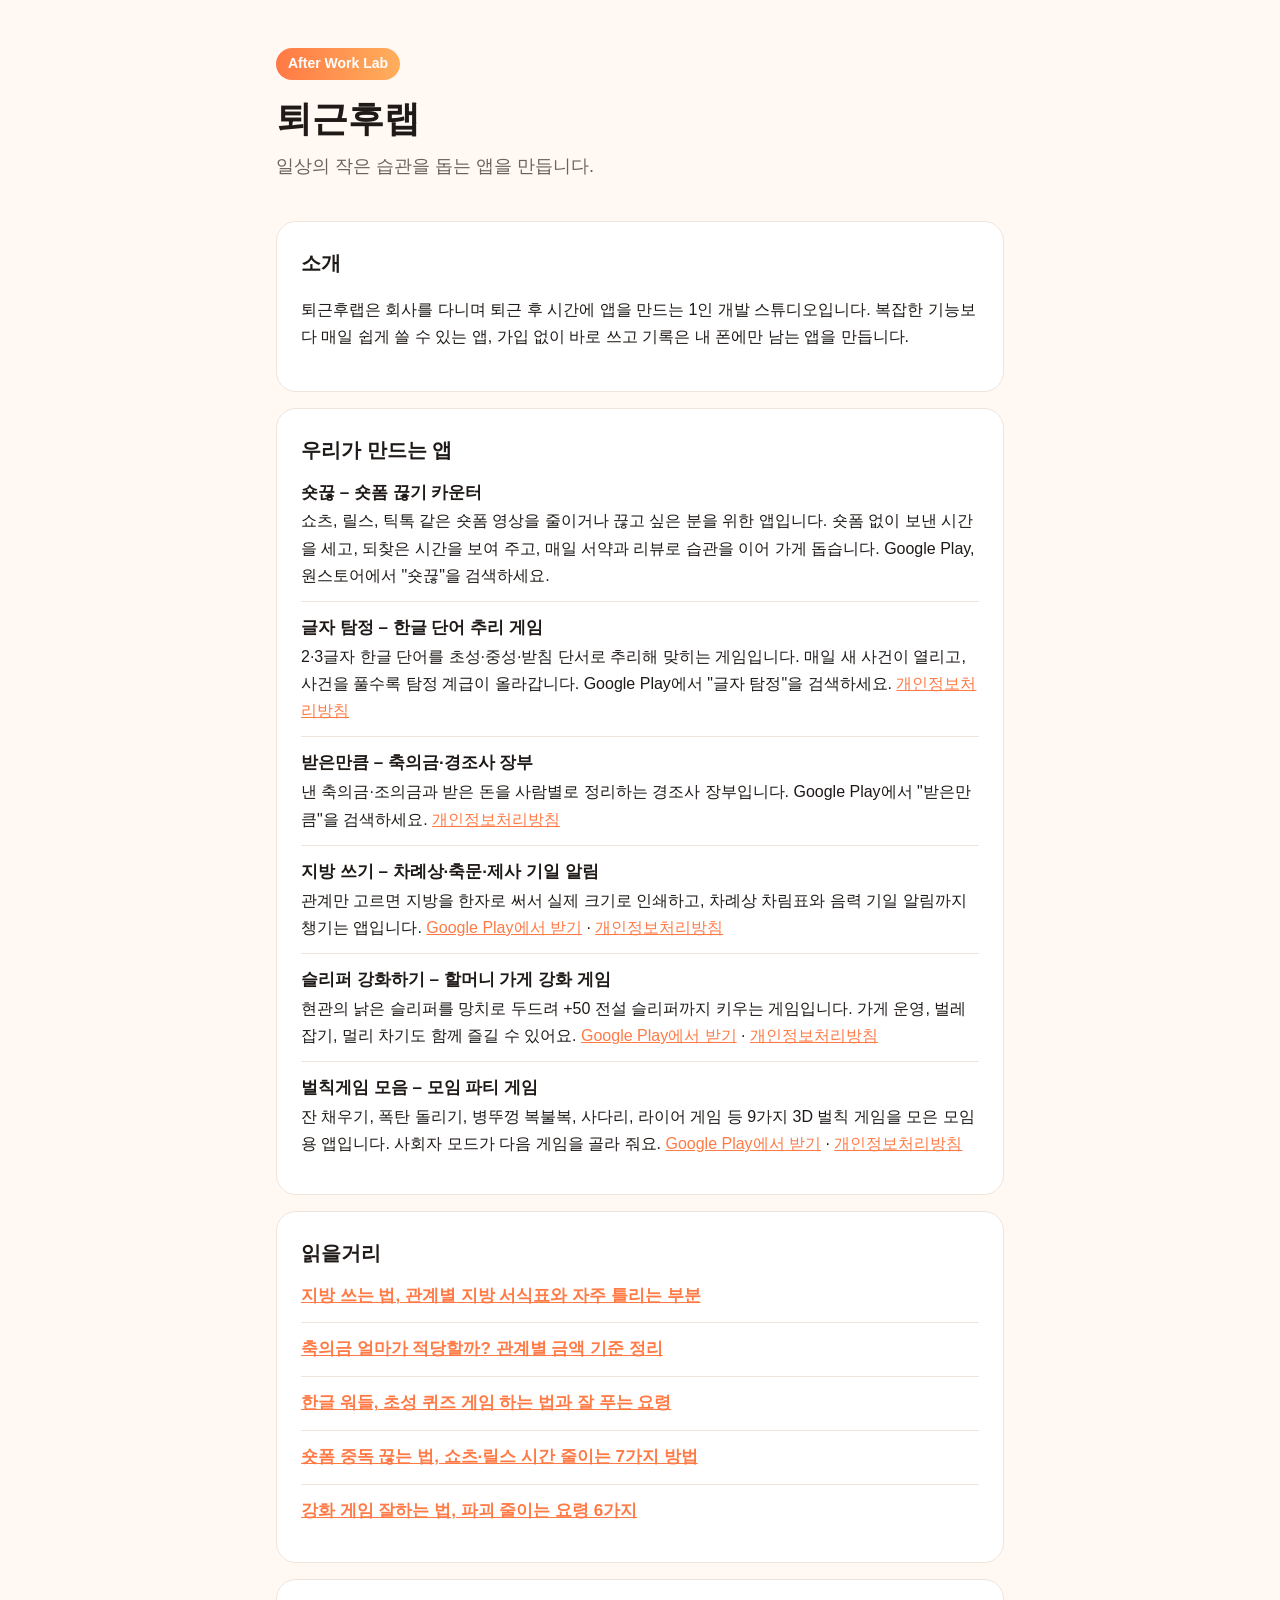
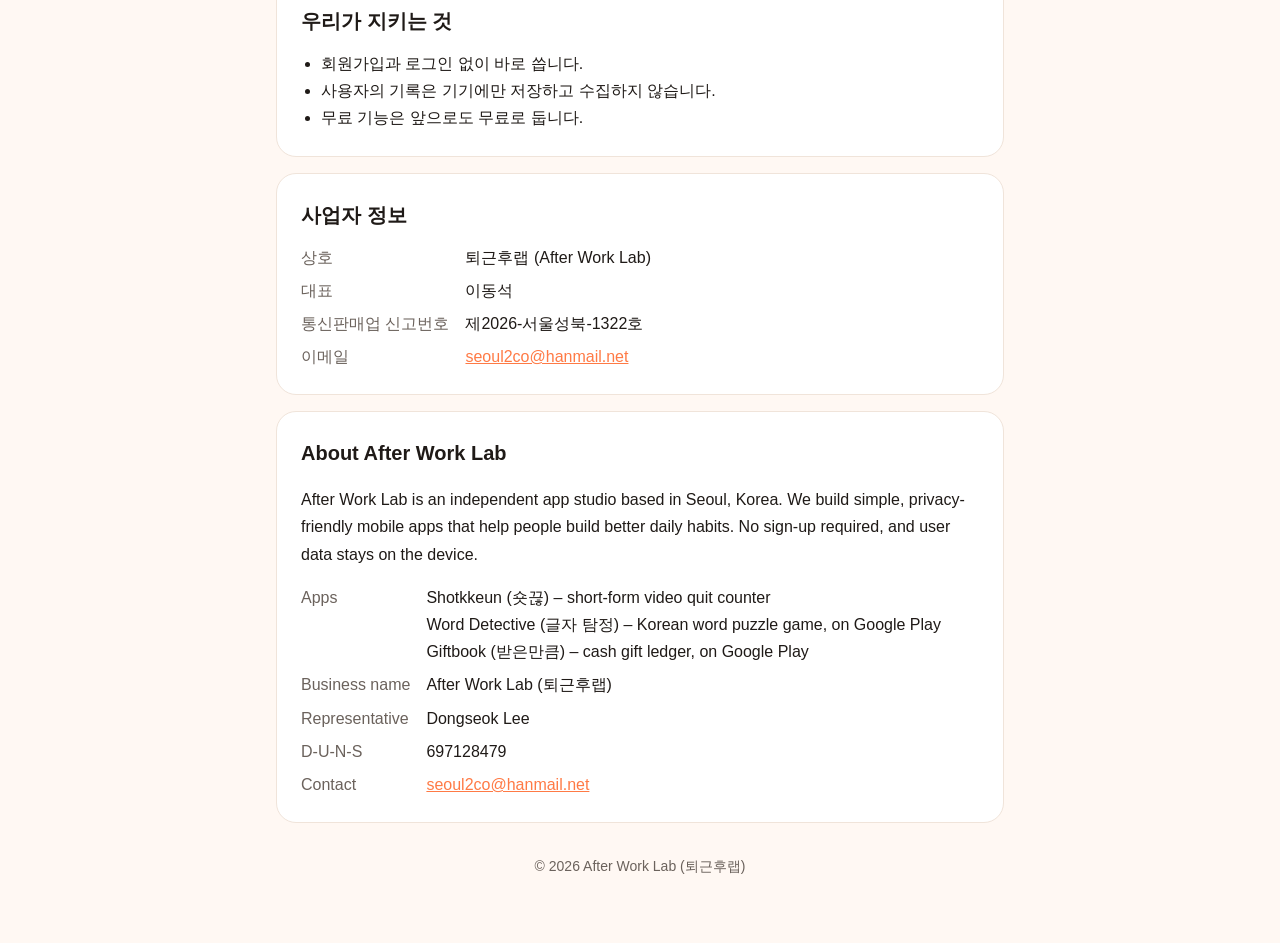
<file: index.html>
<!doctype html>
<html lang="ko">
<head>
<meta charset="utf-8">
<meta name="viewport" content="width=device-width, initial-scale=1">
<title>퇴근후랩 After Work Lab</title>
<meta name="description" content="퇴근후랩(After Work Lab)은 일상의 작은 습관을 돕는 앱을 만드는 1인 개발 스튜디오입니다.">
<style>
  :root {
    --bg: #fff8f3;
    --card: #ffffff;
    --text: #1f1a17;
    --muted: #6b625c;
    --accent: #ff7a45;
    --accent2: #ffae5c;
    --line: #f0e4da;
  }
  @media (prefers-color-scheme: dark) {
    :root {
      --bg: #17130f;
      --card: #221c17;
      --text: #f5ede6;
      --muted: #b3a79d;
      --line: #3a3029;
    }
  }
  * { box-sizing: border-box; }
  body {
    margin: 0;
    background: var(--bg);
    color: var(--text);
    font-family: -apple-system, "Apple SD Gothic Neo", "Malgun Gothic", "Noto Sans KR", sans-serif;
    line-height: 1.7;
  }
  main { max-width: 760px; margin: 0 auto; padding: 48px 16px 64px; }
  .hero { margin-bottom: 40px; }
  .badge {
    display: inline-block;
    padding: 4px 12px;
    border-radius: 999px;
    background: linear-gradient(90deg, var(--accent), var(--accent2));
    color: #fff;
    font-size: 14px;
    font-weight: 700;
  }
  h1 { font-size: 36px; line-height: 1.3; margin: 16px 0 8px; }
  h2 { font-size: 20px; margin: 0 0 12px; }
  .lead { font-size: 18px; color: var(--muted); margin: 0; }
  section {
    background: var(--card);
    border: 1px solid var(--line);
    border-radius: 20px;
    padding: 24px;
    margin-bottom: 16px;
  }
  .app { padding: 12px 0; border-top: 1px solid var(--line); }
  .app:first-of-type { border-top: 0; padding-top: 0; }
  .app strong { font-size: 17px; }
  .soon { color: var(--muted); font-size: 14px; }
  ul { margin: 0; padding-left: 20px; }
  dl { display: grid; grid-template-columns: max-content 1fr; gap: 6px 16px; margin: 0; }
  dt { color: var(--muted); }
  dd { margin: 0; }
  a { color: var(--accent); }
  footer { color: var(--muted); font-size: 14px; text-align: center; margin-top: 32px; }
  @media (max-width: 480px) {
    h1 { font-size: 28px; }
    dl { grid-template-columns: 1fr; gap: 0; }
    dd { margin-bottom: 10px; }
  }
</style>
</head>
<body>
<main>
  <div class="hero">
    <span class="badge">After Work Lab</span>
    <h1>퇴근후랩</h1>
    <p class="lead">일상의 작은 습관을 돕는 앱을 만듭니다.</p>
  </div>

  <section>
    <h2>소개</h2>
    <p>퇴근후랩은 회사를 다니며 퇴근 후 시간에 앱을 만드는 1인 개발 스튜디오입니다.
    복잡한 기능보다 매일 쉽게 쓸 수 있는 앱, 가입 없이 바로 쓰고 기록은 내 폰에만 남는 앱을 만듭니다.</p>
  </section>

  <section>
    <h2>우리가 만드는 앱</h2>
    <div class="app">
      <strong>숏끊 – 숏폼 끊기 카운터</strong><br>
      쇼츠, 릴스, 틱톡 같은 숏폼 영상을 줄이거나 끊고 싶은 분을 위한 앱입니다.
      숏폼 없이 보낸 시간을 세고, 되찾은 시간을 보여 주고, 매일 서약과 리뷰로 습관을 이어 가게 돕습니다.
      Google Play, 원스토어에서 "숏끊"을 검색하세요.
    </div>
    <div class="app">
      <strong>글자 탐정 – 한글 단어 추리 게임</strong><br>
      2·3글자 한글 단어를 초성·중성·받침 단서로 추리해 맞히는 게임입니다. 매일 새 사건이 열리고, 사건을 풀수록 탐정 계급이 올라갑니다.
      Google Play에서 "글자 탐정"을 검색하세요. <a href="geuljatamjeong-privacy.html">개인정보처리방침</a>
    </div>
    <div class="app">
      <strong>받은만큼 – 축의금·경조사 장부</strong><br>
      낸 축의금·조의금과 받은 돈을 사람별로 정리하는 경조사 장부입니다. Google Play에서 "받은만큼"을 검색하세요. <a href="badeunmankeum-privacy.html">개인정보처리방침</a>
    </div>
    <div class="app">
      <strong>지방 쓰기 – 차례상·축문·제사 기일 알림</strong><br>
      관계만 고르면 지방을 한자로 써서 실제 크기로 인쇄하고, 차례상 차림표와 음력 기일 알림까지 챙기는 앱입니다. <a href="https://play.google.com/store/apps/details?id=com.afterworklab.jesa">Google Play에서 받기</a> · <a href="jibang-privacy.html">개인정보처리방침</a>
    </div>
    <div class="app">
      <strong>슬리퍼 강화하기 – 할머니 가게 강화 게임</strong><br>
      현관의 낡은 슬리퍼를 망치로 두드려 +50 전설 슬리퍼까지 키우는 게임입니다. 가게 운영, 벌레 잡기, 멀리 차기도 함께 즐길 수 있어요. <a href="https://play.google.com/store/apps/details?id=com.afterworklab.slipper">Google Play에서 받기</a> · <a href="slipper-privacy.html">개인정보처리방침</a>
    </div>
    <div class="app">
      <strong>벌칙게임 모음 – 모임 파티 게임</strong><br>
      잔 채우기, 폭탄 돌리기, 병뚜껑 복불복, 사다리, 라이어 게임 등 9가지 3D 벌칙 게임을 모은 모임용 앱입니다. 사회자 모드가 다음 게임을 골라 줘요. <a href="https://play.google.com/store/apps/details?id=com.afterworklab.sulgame">Google Play에서 받기</a> · <a href="sulgame-privacy.html">개인정보처리방침</a>
    </div>
  </section>

  <section>
    <h2>읽을거리</h2>
    <div class="app"><a href="posts/jibang-guide.html"><strong>지방 쓰는 법, 관계별 지방 서식표와 자주 틀리는 부분</strong></a></div>
    <div class="app"><a href="posts/chukuigeum-guide.html"><strong>축의금 얼마가 적당할까? 관계별 금액 기준 정리</strong></a></div>
    <div class="app"><a href="posts/korean-word-game.html"><strong>한글 워들, 초성 퀴즈 게임 하는 법과 잘 푸는 요령</strong></a></div>
    <div class="app"><a href="posts/quit-shortform.html"><strong>숏폼 중독 끊는 법, 쇼츠·릴스 시간 줄이는 7가지 방법</strong></a></div>
    <div class="app"><a href="posts/enhance-game-tips.html"><strong>강화 게임 잘하는 법, 파괴 줄이는 요령 6가지</strong></a></div>
  </section>

  <section>
    <h2>우리가 지키는 것</h2>
    <ul>
      <li>회원가입과 로그인 없이 바로 씁니다.</li>
      <li>사용자의 기록은 기기에만 저장하고 수집하지 않습니다.</li>
      <li>무료 기능은 앞으로도 무료로 둡니다.</li>
    </ul>
  </section>

  <section>
    <h2>사업자 정보</h2>
    <dl>
      <dt>상호</dt><dd>퇴근후랩 (After Work Lab)</dd>
      <dt>대표</dt><dd>이동석</dd>
      <dt>통신판매업 신고번호</dt><dd>제2026-서울성북-1322호</dd>
      <dt>이메일</dt><dd><a href="mailto:seoul2co@hanmail.net">seoul2co@hanmail.net</a></dd>
    </dl>
  </section>

  <section lang="en">
    <h2>About After Work Lab</h2>
    <p>After Work Lab is an independent app studio based in Seoul, Korea.
    We build simple, privacy-friendly mobile apps that help people build better daily habits.
    No sign-up required, and user data stays on the device.</p>
    <dl>
      <dt>Apps</dt><dd>Shotkkeun (숏끊) – short-form video quit counter<br>Word Detective (글자 탐정) – Korean word puzzle game, on Google Play<br>Giftbook (받은만큼) – cash gift ledger, on Google Play</dd>
      <dt>Business name</dt><dd>After Work Lab (퇴근후랩)</dd>
      <dt>Representative</dt><dd>Dongseok Lee</dd>
      <dt>D-U-N-S</dt><dd>697128479</dd>
      <dt>Contact</dt><dd><a href="mailto:seoul2co@hanmail.net">seoul2co@hanmail.net</a></dd>
    </dl>
  </section>

  <footer>© 2026 After Work Lab (퇴근후랩)</footer>
</main>
</body>
</html>
</file>
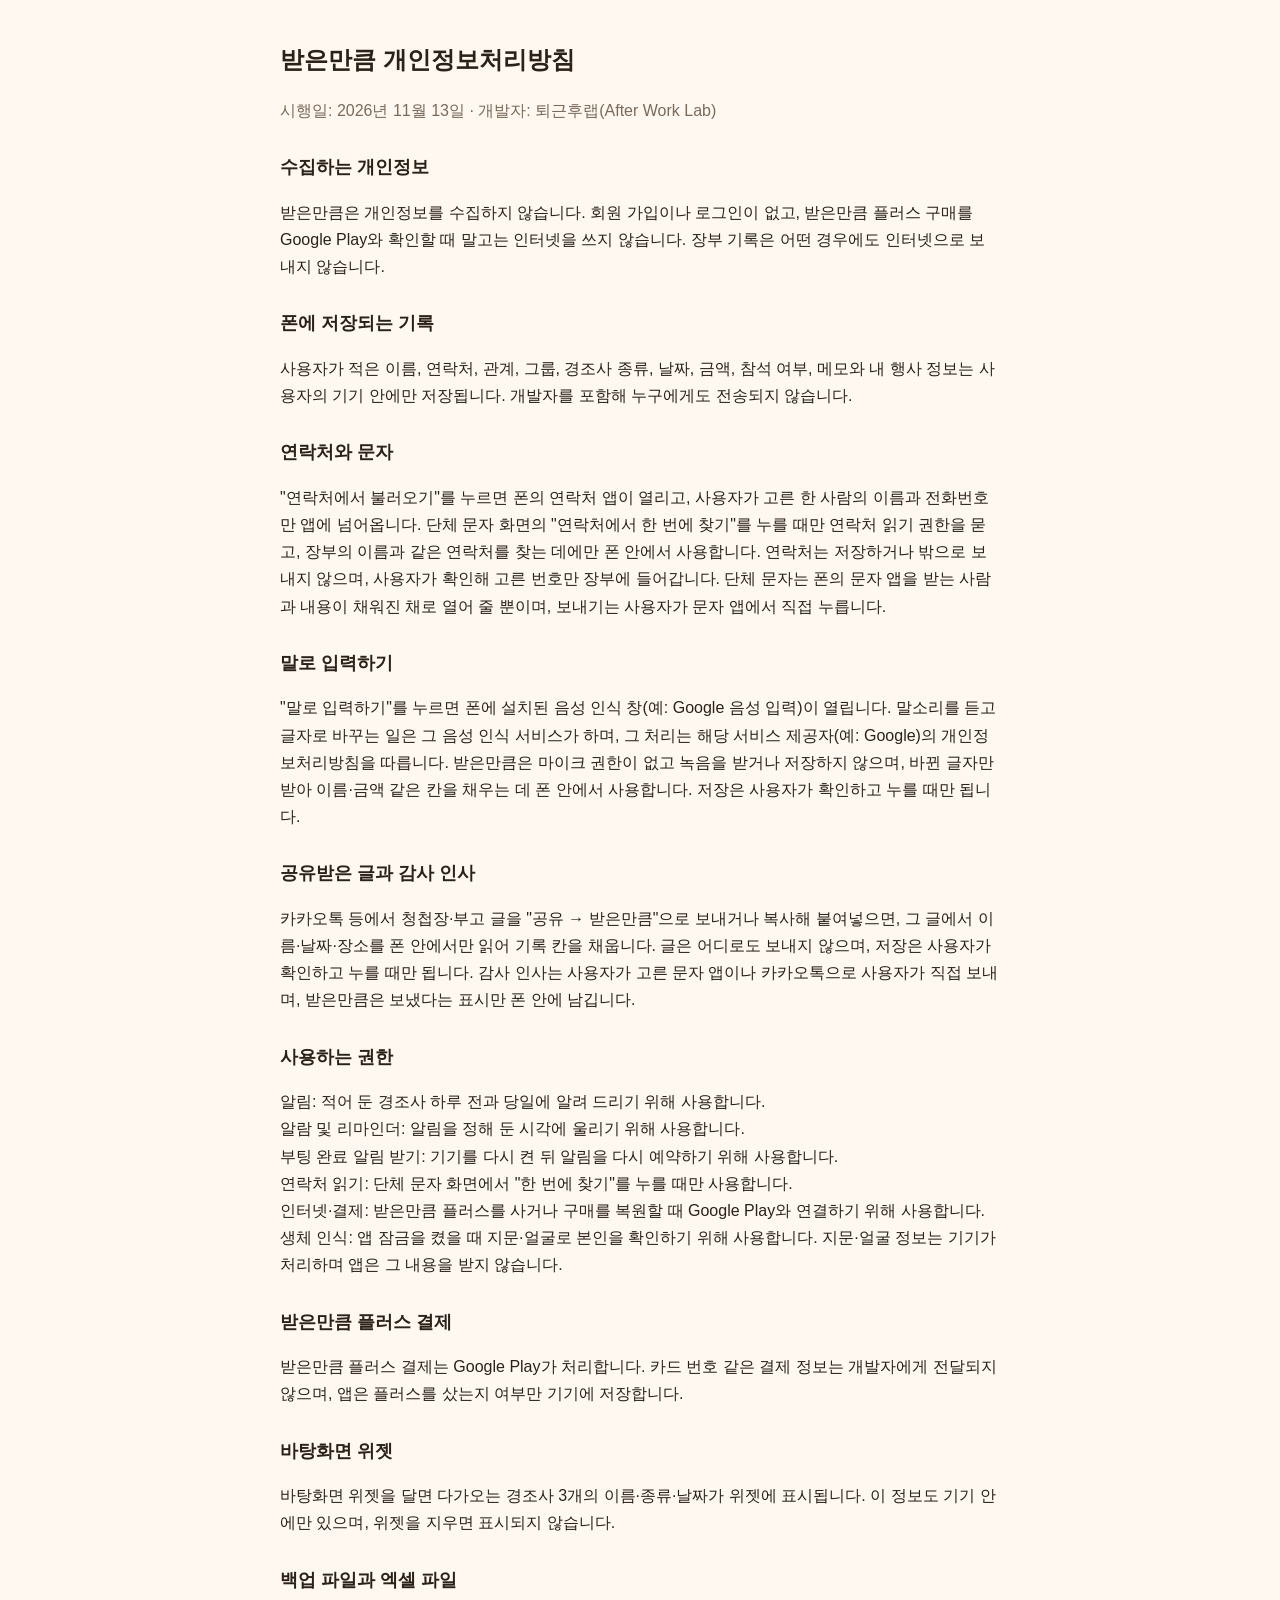
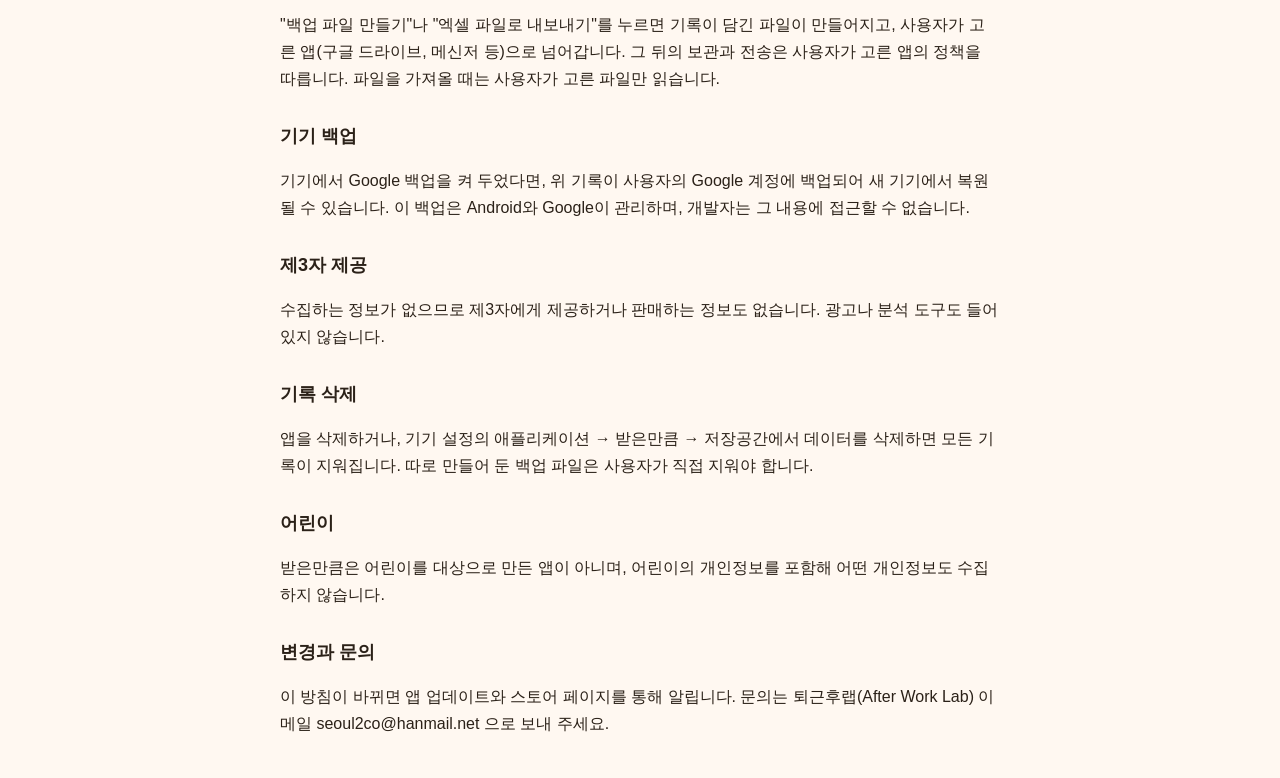
<file: badeunmankeum-privacy.html>
<!doctype html>
<html lang="ko"><head><meta charset="utf-8">
<meta name="viewport" content="width=device-width, initial-scale=1">
<title>받은만큼 개인정보처리방침</title>
<style>
body { font-family: -apple-system, "Malgun Gothic", sans-serif; max-width: 720px;
  margin: 0 auto; padding: 24px 16px; line-height: 1.7; color: #2b2118; background: #fff8f1; }
h1 { font-size: 24px; } h2 { font-size: 18px; margin-top: 28px; } .d { color: #7a6a5a; }
</style></head><body>
<h1>받은만큼 개인정보처리방침</h1>
<p class="d">시행일: 2026년 11월 13일 · 개발자: 퇴근후랩(After Work Lab)</p>
<h2>수집하는 개인정보</h2>
<p>받은만큼은 개인정보를 수집하지 않습니다. 회원 가입이나 로그인이 없고, 받은만큼 플러스 구매를 Google Play와 확인할 때 말고는 인터넷을 쓰지 않습니다. 장부 기록은 어떤 경우에도 인터넷으로 보내지 않습니다.</p>
<h2>폰에 저장되는 기록</h2>
<p>사용자가 적은 이름, 연락처, 관계, 그룹, 경조사 종류, 날짜, 금액, 참석 여부, 메모와 내 행사 정보는 사용자의 기기 안에만 저장됩니다. 개발자를 포함해 누구에게도 전송되지 않습니다.</p>
<h2>연락처와 문자</h2>
<p>&quot;연락처에서 불러오기&quot;를 누르면 폰의 연락처 앱이 열리고, 사용자가 고른 한 사람의 이름과 전화번호만 앱에 넘어옵니다. 단체 문자 화면의 &quot;연락처에서 한 번에 찾기&quot;를 누를 때만 연락처 읽기 권한을 묻고, 장부의 이름과 같은 연락처를 찾는 데에만 폰 안에서 사용합니다. 연락처는 저장하거나 밖으로 보내지 않으며, 사용자가 확인해 고른 번호만 장부에 들어갑니다. 단체 문자는 폰의 문자 앱을 받는 사람과 내용이 채워진 채로 열어 줄 뿐이며, 보내기는 사용자가 문자 앱에서 직접 누릅니다.</p>
<h2>말로 입력하기</h2>
<p>&quot;말로 입력하기&quot;를 누르면 폰에 설치된 음성 인식 창(예: Google 음성 입력)이 열립니다. 말소리를 듣고 글자로 바꾸는 일은 그 음성 인식 서비스가 하며, 그 처리는 해당 서비스 제공자(예: Google)의 개인정보처리방침을 따릅니다. 받은만큼은 마이크 권한이 없고 녹음을 받거나 저장하지 않으며, 바뀐 글자만 받아 이름·금액 같은 칸을 채우는 데 폰 안에서 사용합니다. 저장은 사용자가 확인하고 누를 때만 됩니다.</p>
<h2>공유받은 글과 감사 인사</h2>
<p>카카오톡 등에서 청첩장·부고 글을 &quot;공유 → 받은만큼&quot;으로 보내거나 복사해 붙여넣으면, 그 글에서 이름·날짜·장소를 폰 안에서만 읽어 기록 칸을 채웁니다. 글은 어디로도 보내지 않으며, 저장은 사용자가 확인하고 누를 때만 됩니다. 감사 인사는 사용자가 고른 문자 앱이나 카카오톡으로 사용자가 직접 보내며, 받은만큼은 보냈다는 표시만 폰 안에 남깁니다.</p>
<h2>사용하는 권한</h2>
<p>알림: 적어 둔 경조사 하루 전과 당일에 알려 드리기 위해 사용합니다.<br>알람 및 리마인더: 알림을 정해 둔 시각에 울리기 위해 사용합니다.<br>부팅 완료 알림 받기: 기기를 다시 켠 뒤 알림을 다시 예약하기 위해 사용합니다.<br>연락처 읽기: 단체 문자 화면에서 &quot;한 번에 찾기&quot;를 누를 때만 사용합니다.<br>인터넷·결제: 받은만큼 플러스를 사거나 구매를 복원할 때 Google Play와 연결하기 위해 사용합니다.<br>생체 인식: 앱 잠금을 켰을 때 지문·얼굴로 본인을 확인하기 위해 사용합니다. 지문·얼굴 정보는 기기가 처리하며 앱은 그 내용을 받지 않습니다.</p>
<h2>받은만큼 플러스 결제</h2>
<p>받은만큼 플러스 결제는 Google Play가 처리합니다. 카드 번호 같은 결제 정보는 개발자에게 전달되지 않으며, 앱은 플러스를 샀는지 여부만 기기에 저장합니다.</p>
<h2>바탕화면 위젯</h2>
<p>바탕화면 위젯을 달면 다가오는 경조사 3개의 이름·종류·날짜가 위젯에 표시됩니다. 이 정보도 기기 안에만 있으며, 위젯을 지우면 표시되지 않습니다.</p>
<h2>백업 파일과 엑셀 파일</h2>
<p>&quot;백업 파일 만들기&quot;나 &quot;엑셀 파일로 내보내기&quot;를 누르면 기록이 담긴 파일이 만들어지고, 사용자가 고른 앱(구글 드라이브, 메신저 등)으로 넘어갑니다. 그 뒤의 보관과 전송은 사용자가 고른 앱의 정책을 따릅니다. 파일을 가져올 때는 사용자가 고른 파일만 읽습니다.</p>
<h2>기기 백업</h2>
<p>기기에서 Google 백업을 켜 두었다면, 위 기록이 사용자의 Google 계정에 백업되어 새 기기에서 복원될 수 있습니다. 이 백업은 Android와 Google이 관리하며, 개발자는 그 내용에 접근할 수 없습니다.</p>
<h2>제3자 제공</h2>
<p>수집하는 정보가 없으므로 제3자에게 제공하거나 판매하는 정보도 없습니다. 광고나 분석 도구도 들어 있지 않습니다.</p>
<h2>기록 삭제</h2>
<p>앱을 삭제하거나, 기기 설정의 애플리케이션 → 받은만큼 → 저장공간에서 데이터를 삭제하면 모든 기록이 지워집니다. 따로 만들어 둔 백업 파일은 사용자가 직접 지워야 합니다.</p>
<h2>어린이</h2>
<p>받은만큼은 어린이를 대상으로 만든 앱이 아니며, 어린이의 개인정보를 포함해 어떤 개인정보도 수집하지 않습니다.</p>
<h2>변경과 문의</h2>
<p>이 방침이 바뀌면 앱 업데이트와 스토어 페이지를 통해 알립니다. 문의는 퇴근후랩(After Work Lab) 이메일 seoul2co@hanmail.net 으로 보내 주세요.</p>
</body></html>
</file>
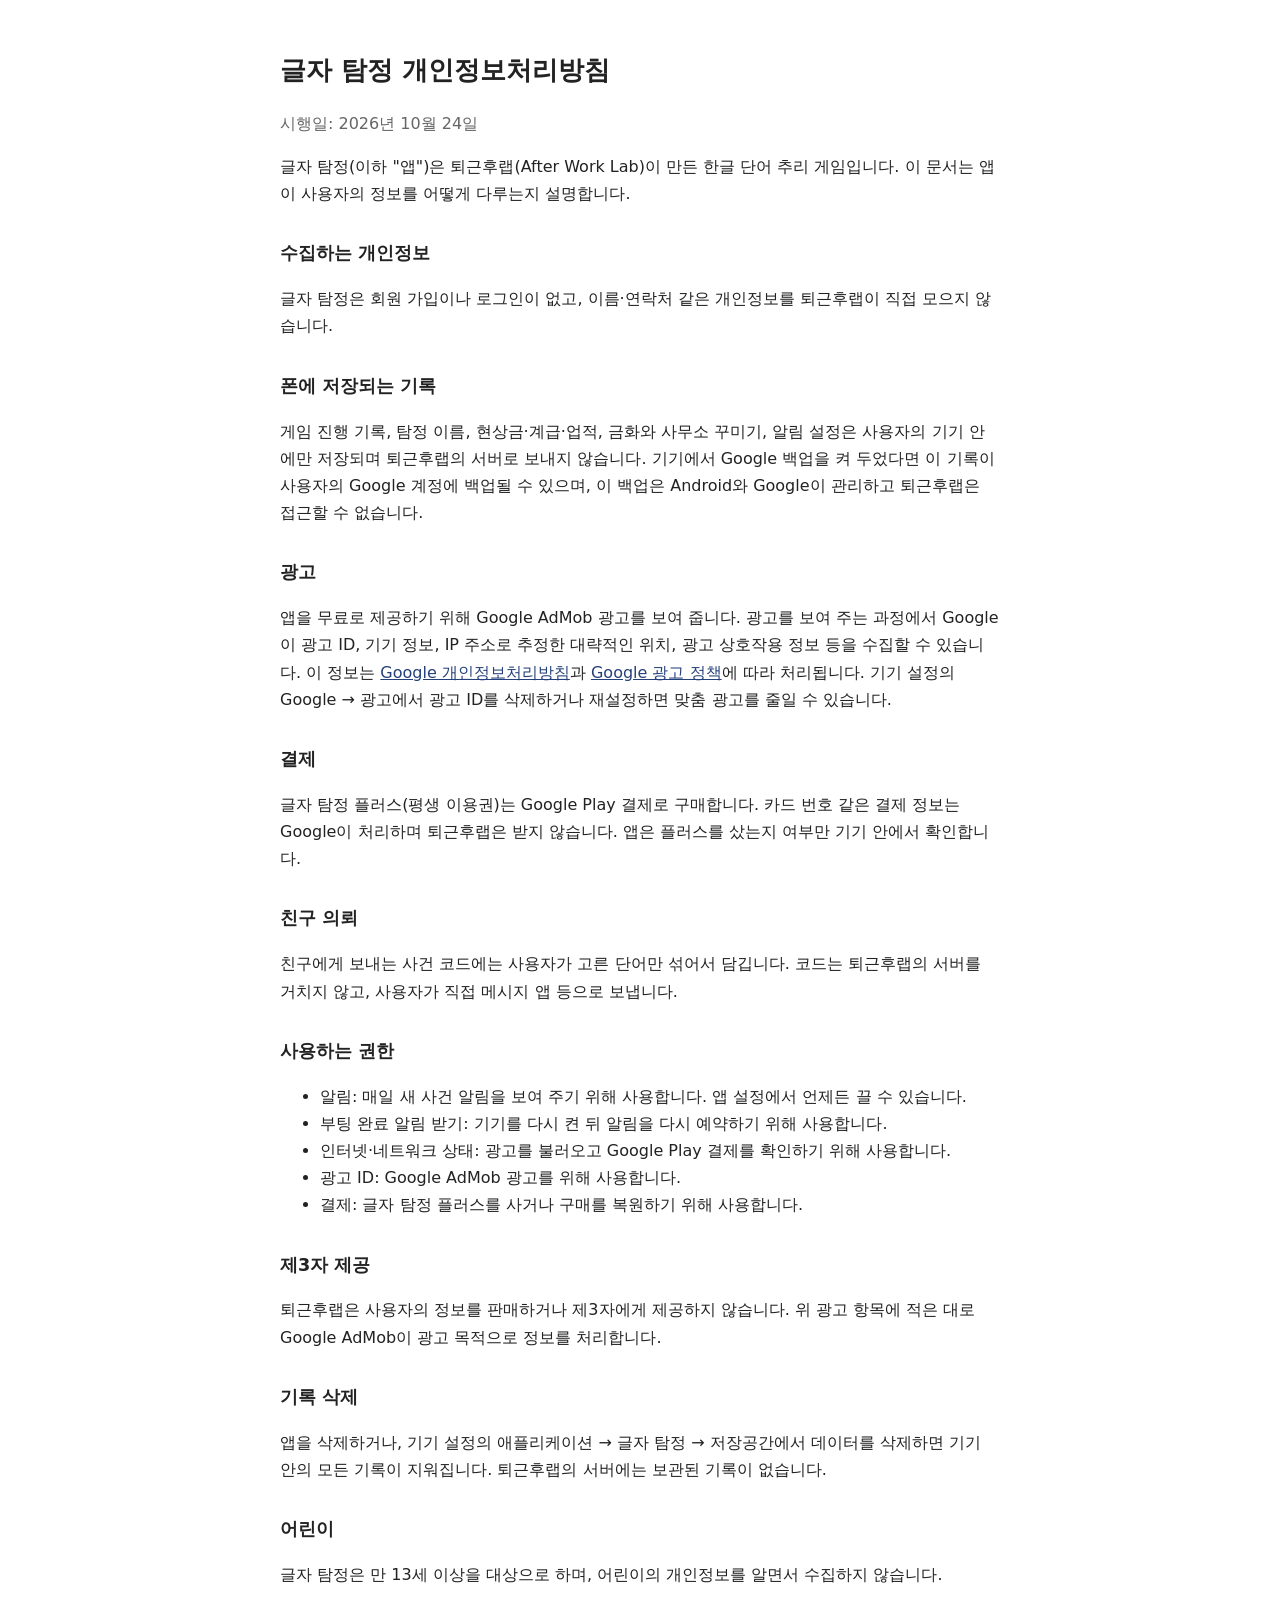
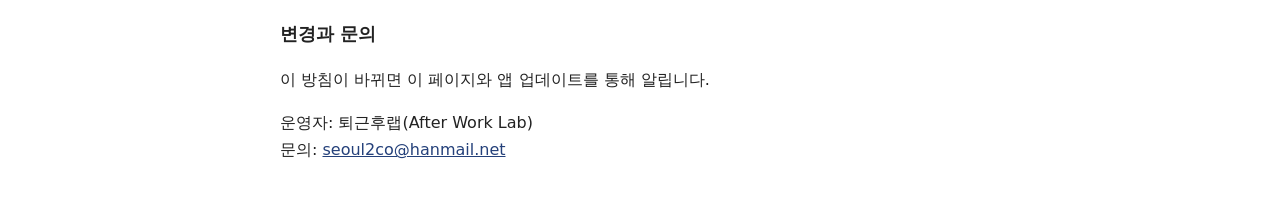
<file: geuljatamjeong-privacy.html>
<!doctype html>
<html lang="ko">
<head>
<meta charset="utf-8">
<meta name="viewport" content="width=device-width, initial-scale=1">
<title>글자 탐정 개인정보처리방침</title>
<style>
  body { font-family: system-ui, -apple-system, "Malgun Gothic", sans-serif; line-height: 1.7; max-width: 720px; margin: 0 auto; padding: 32px 20px; color: #222; background: #fff; }
  h1 { font-size: 1.6rem; }
  h2 { font-size: 1.1rem; margin-top: 2rem; }
  .date { color: #666; }
  a { color: #24407a; }
  @media (prefers-color-scheme: dark) {
    body { color: #eee; background: #121212; }
    .date { color: #aaa; }
    a { color: #9db7ff; }
  }
</style>
</head>
<body>
<h1>글자 탐정 개인정보처리방침</h1>
<p class="date">시행일: 2026년 10월 24일</p>
<p>글자 탐정(이하 "앱")은 퇴근후랩(After Work Lab)이 만든 한글 단어 추리 게임입니다. 이 문서는 앱이 사용자의 정보를 어떻게 다루는지 설명합니다.</p>

<h2>수집하는 개인정보</h2>
<p>글자 탐정은 회원 가입이나 로그인이 없고, 이름·연락처 같은 개인정보를 퇴근후랩이 직접 모으지 않습니다.</p>

<h2>폰에 저장되는 기록</h2>
<p>게임 진행 기록, 탐정 이름, 현상금·계급·업적, 금화와 사무소 꾸미기, 알림 설정은 사용자의 기기 안에만 저장되며 퇴근후랩의 서버로 보내지 않습니다. 기기에서 Google 백업을 켜 두었다면 이 기록이 사용자의 Google 계정에 백업될 수 있으며, 이 백업은 Android와 Google이 관리하고 퇴근후랩은 접근할 수 없습니다.</p>

<h2>광고</h2>
<p>앱을 무료로 제공하기 위해 Google AdMob 광고를 보여 줍니다. 광고를 보여 주는 과정에서 Google이 광고 ID, 기기 정보, IP 주소로 추정한 대략적인 위치, 광고 상호작용 정보 등을 수집할 수 있습니다. 이 정보는 <a href="https://policies.google.com/privacy">Google 개인정보처리방침</a>과 <a href="https://policies.google.com/technologies/ads">Google 광고 정책</a>에 따라 처리됩니다. 기기 설정의 Google → 광고에서 광고 ID를 삭제하거나 재설정하면 맞춤 광고를 줄일 수 있습니다.</p>

<h2>결제</h2>
<p>글자 탐정 플러스(평생 이용권)는 Google Play 결제로 구매합니다. 카드 번호 같은 결제 정보는 Google이 처리하며 퇴근후랩은 받지 않습니다. 앱은 플러스를 샀는지 여부만 기기 안에서 확인합니다.</p>

<h2>친구 의뢰</h2>
<p>친구에게 보내는 사건 코드에는 사용자가 고른 단어만 섞어서 담깁니다. 코드는 퇴근후랩의 서버를 거치지 않고, 사용자가 직접 메시지 앱 등으로 보냅니다.</p>

<h2>사용하는 권한</h2>
<ul>
  <li>알림: 매일 새 사건 알림을 보여 주기 위해 사용합니다. 앱 설정에서 언제든 끌 수 있습니다.</li>
  <li>부팅 완료 알림 받기: 기기를 다시 켠 뒤 알림을 다시 예약하기 위해 사용합니다.</li>
  <li>인터넷·네트워크 상태: 광고를 불러오고 Google Play 결제를 확인하기 위해 사용합니다.</li>
  <li>광고 ID: Google AdMob 광고를 위해 사용합니다.</li>
  <li>결제: 글자 탐정 플러스를 사거나 구매를 복원하기 위해 사용합니다.</li>
</ul>

<h2>제3자 제공</h2>
<p>퇴근후랩은 사용자의 정보를 판매하거나 제3자에게 제공하지 않습니다. 위 광고 항목에 적은 대로 Google AdMob이 광고 목적으로 정보를 처리합니다.</p>

<h2>기록 삭제</h2>
<p>앱을 삭제하거나, 기기 설정의 애플리케이션 → 글자 탐정 → 저장공간에서 데이터를 삭제하면 기기 안의 모든 기록이 지워집니다. 퇴근후랩의 서버에는 보관된 기록이 없습니다.</p>

<h2>어린이</h2>
<p>글자 탐정은 만 13세 이상을 대상으로 하며, 어린이의 개인정보를 알면서 수집하지 않습니다.</p>

<h2>변경과 문의</h2>
<p>이 방침이 바뀌면 이 페이지와 앱 업데이트를 통해 알립니다.</p>
<p>운영자: 퇴근후랩(After Work Lab)<br>
문의: <a href="mailto:seoul2co@hanmail.net">seoul2co@hanmail.net</a></p>
</body>
</html>
</file>
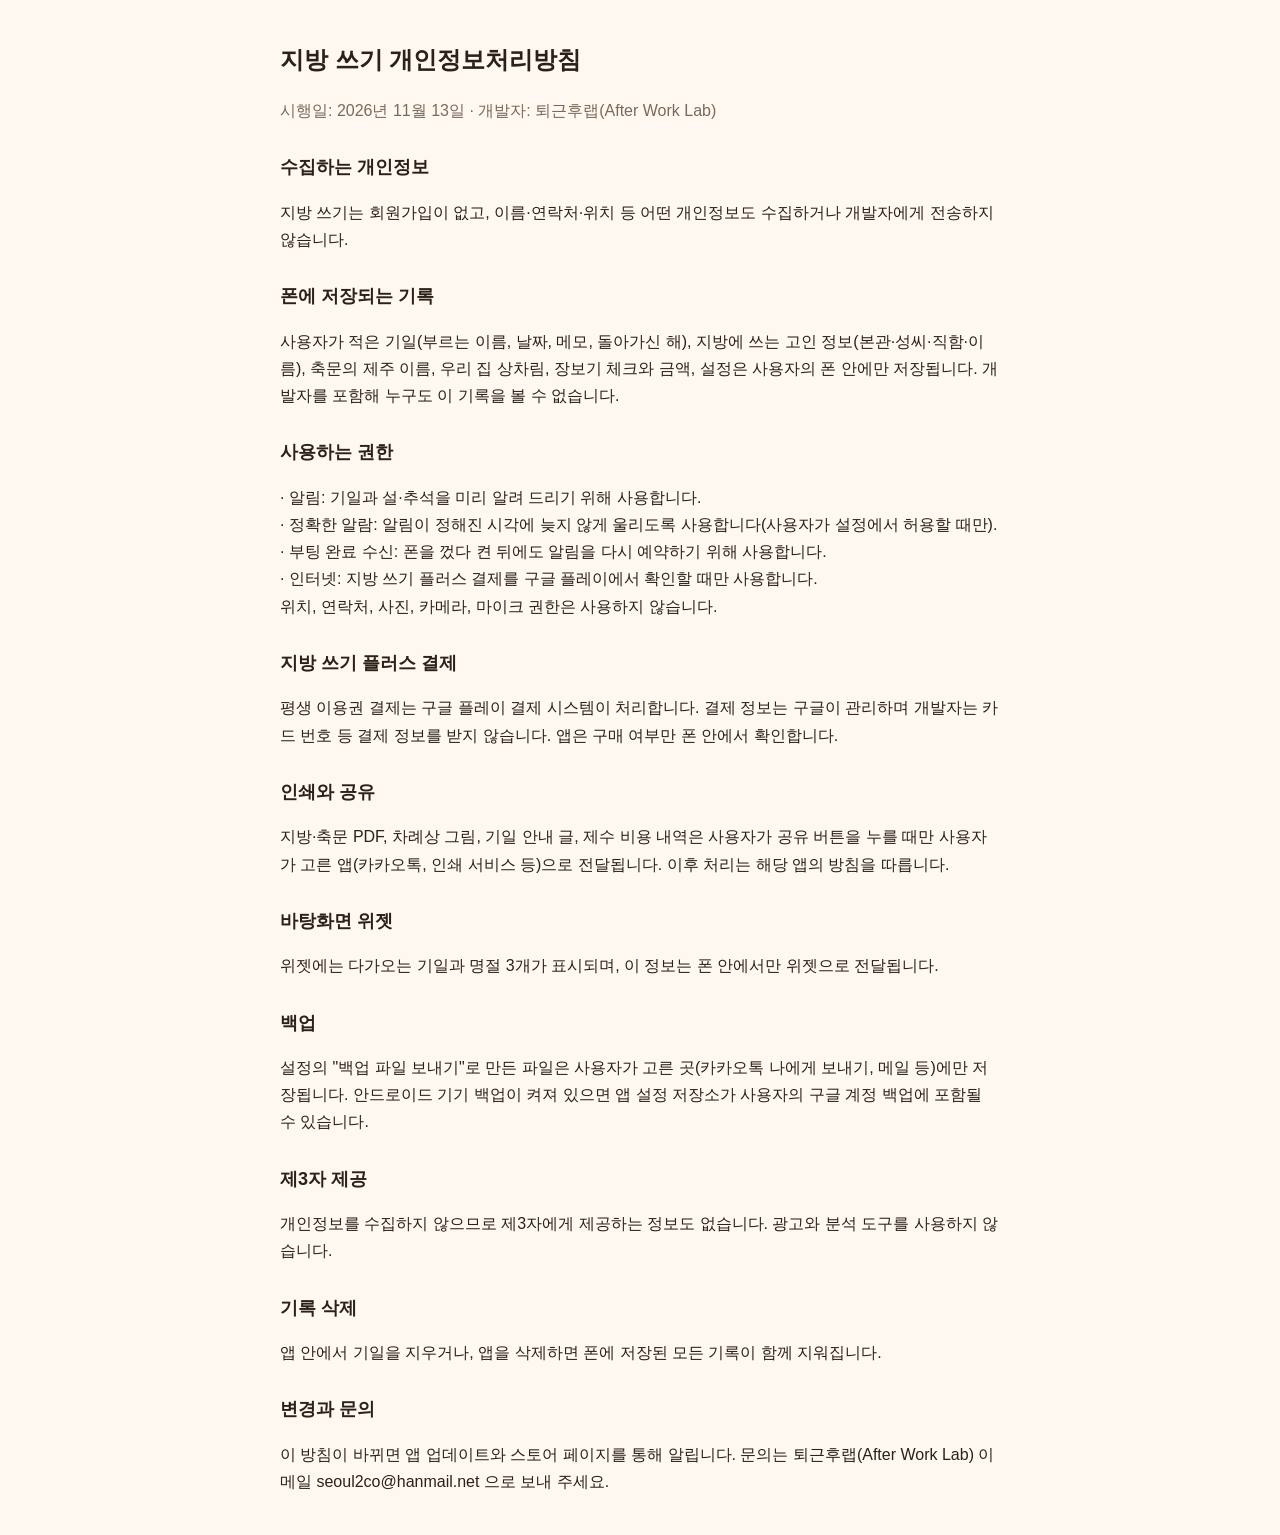
<file: jibang-privacy.html>
<!doctype html>
<html lang="ko"><head><meta charset="utf-8">
<meta name="viewport" content="width=device-width, initial-scale=1">
<title>지방 쓰기 개인정보처리방침</title>
<style>
body { font-family: -apple-system, "Malgun Gothic", sans-serif; max-width: 720px;
  margin: 0 auto; padding: 24px 16px; line-height: 1.7; color: #2b2118; background: #fff8f1; }
h1 { font-size: 24px; } h2 { font-size: 18px; margin-top: 28px; } .d { color: #7a6a5a; }
</style></head><body>
<h1>지방 쓰기 개인정보처리방침</h1>
<p class="d">시행일: 2026년 11월 13일 · 개발자: 퇴근후랩(After Work Lab)</p>
<h2>수집하는 개인정보</h2>
<p>지방 쓰기는 회원가입이 없고, 이름·연락처·위치 등 어떤 개인정보도 수집하거나 개발자에게 전송하지 않습니다.</p>
<h2>폰에 저장되는 기록</h2>
<p>사용자가 적은 기일(부르는 이름, 날짜, 메모, 돌아가신 해), 지방에 쓰는 고인 정보(본관·성씨·직함·이름), 축문의 제주 이름, 우리 집 상차림, 장보기 체크와 금액, 설정은 사용자의 폰 안에만 저장됩니다. 개발자를 포함해 누구도 이 기록을 볼 수 없습니다.</p>
<h2>사용하는 권한</h2>
<p>· 알림: 기일과 설·추석을 미리 알려 드리기 위해 사용합니다.<br>· 정확한 알람: 알림이 정해진 시각에 늦지 않게 울리도록 사용합니다(사용자가 설정에서 허용할 때만).<br>· 부팅 완료 수신: 폰을 껐다 켠 뒤에도 알림을 다시 예약하기 위해 사용합니다.<br>· 인터넷: 지방 쓰기 플러스 결제를 구글 플레이에서 확인할 때만 사용합니다.<br>위치, 연락처, 사진, 카메라, 마이크 권한은 사용하지 않습니다.</p>
<h2>지방 쓰기 플러스 결제</h2>
<p>평생 이용권 결제는 구글 플레이 결제 시스템이 처리합니다. 결제 정보는 구글이 관리하며 개발자는 카드 번호 등 결제 정보를 받지 않습니다. 앱은 구매 여부만 폰 안에서 확인합니다.</p>
<h2>인쇄와 공유</h2>
<p>지방·축문 PDF, 차례상 그림, 기일 안내 글, 제수 비용 내역은 사용자가 공유 버튼을 누를 때만 사용자가 고른 앱(카카오톡, 인쇄 서비스 등)으로 전달됩니다. 이후 처리는 해당 앱의 방침을 따릅니다.</p>
<h2>바탕화면 위젯</h2>
<p>위젯에는 다가오는 기일과 명절 3개가 표시되며, 이 정보는 폰 안에서만 위젯으로 전달됩니다.</p>
<h2>백업</h2>
<p>설정의 "백업 파일 보내기"로 만든 파일은 사용자가 고른 곳(카카오톡 나에게 보내기, 메일 등)에만 저장됩니다. 안드로이드 기기 백업이 켜져 있으면 앱 설정 저장소가 사용자의 구글 계정 백업에 포함될 수 있습니다.</p>
<h2>제3자 제공</h2>
<p>개인정보를 수집하지 않으므로 제3자에게 제공하는 정보도 없습니다. 광고와 분석 도구를 사용하지 않습니다.</p>
<h2>기록 삭제</h2>
<p>앱 안에서 기일을 지우거나, 앱을 삭제하면 폰에 저장된 모든 기록이 함께 지워집니다.</p>
<h2>변경과 문의</h2>
<p>이 방침이 바뀌면 앱 업데이트와 스토어 페이지를 통해 알립니다. 문의는 퇴근후랩(After Work Lab) 이메일 seoul2co@hanmail.net 으로 보내 주세요.</p>
</body></html>
</file>
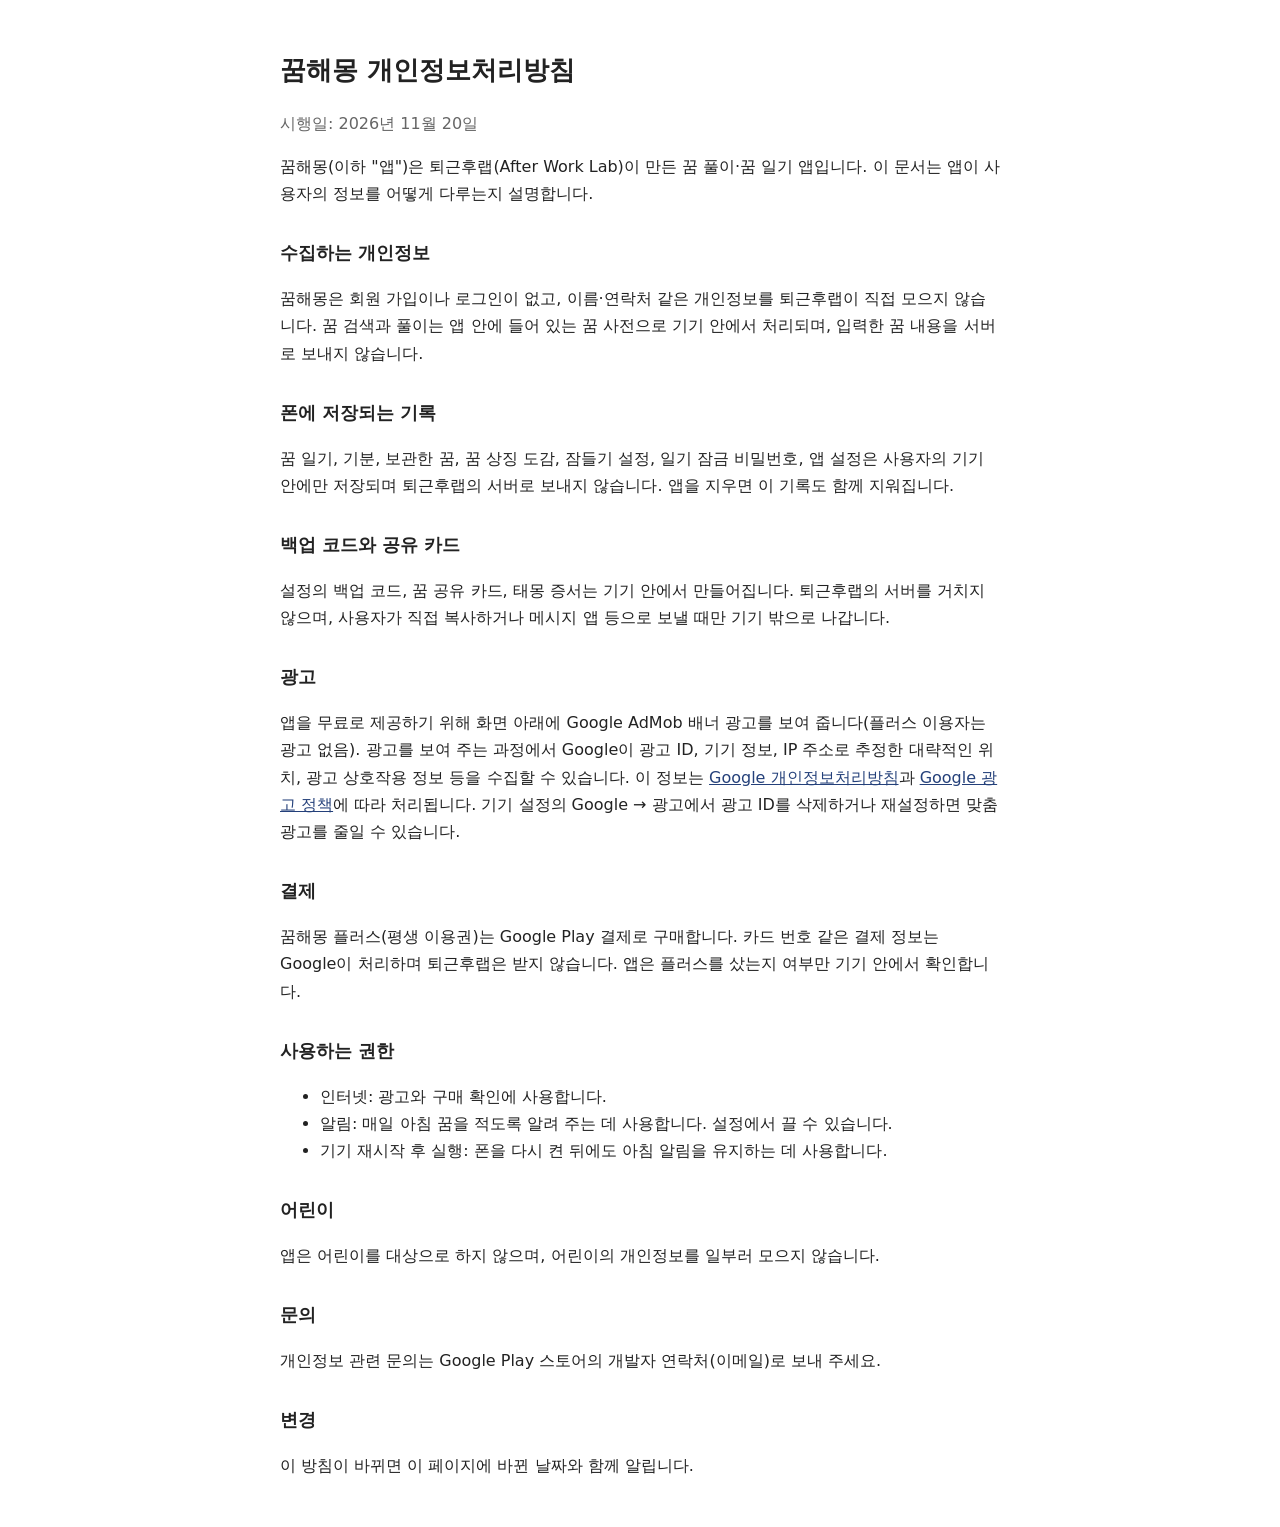
<file: kumhaemong-privacy.html>
<!doctype html>
<html lang="ko">
<head>
<meta charset="utf-8">
<meta name="viewport" content="width=device-width, initial-scale=1">
<title>꿈해몽 개인정보처리방침</title>
<style>
  body { font-family: system-ui, -apple-system, "Malgun Gothic", sans-serif; line-height: 1.7; max-width: 720px; margin: 0 auto; padding: 32px 20px; color: #222; background: #fff; }
  h1 { font-size: 1.6rem; }
  h2 { font-size: 1.1rem; margin-top: 2rem; }
  .date { color: #666; }
  a { color: #24407a; }
  @media (prefers-color-scheme: dark) {
    body { color: #eee; background: #121212; }
    .date { color: #aaa; }
    a { color: #9db7ff; }
  }
</style>
</head>
<body>
<h1>꿈해몽 개인정보처리방침</h1>
<p class="date">시행일: 2026년 11월 20일</p>
<p>꿈해몽(이하 "앱")은 퇴근후랩(After Work Lab)이 만든 꿈 풀이·꿈 일기 앱입니다. 이 문서는 앱이 사용자의 정보를 어떻게 다루는지 설명합니다.</p>
<h2>수집하는 개인정보</h2>
<p>꿈해몽은 회원 가입이나 로그인이 없고, 이름·연락처 같은 개인정보를 퇴근후랩이 직접 모으지 않습니다. 꿈 검색과 풀이는 앱 안에 들어 있는 꿈 사전으로 기기 안에서 처리되며, 입력한 꿈 내용을 서버로 보내지 않습니다.</p>
<h2>폰에 저장되는 기록</h2>
<p>꿈 일기, 기분, 보관한 꿈, 꿈 상징 도감, 잠들기 설정, 일기 잠금 비밀번호, 앱 설정은 사용자의 기기 안에만 저장되며 퇴근후랩의 서버로 보내지 않습니다. 앱을 지우면 이 기록도 함께 지워집니다.</p>
<h2>백업 코드와 공유 카드</h2>
<p>설정의 백업 코드, 꿈 공유 카드, 태몽 증서는 기기 안에서 만들어집니다. 퇴근후랩의 서버를 거치지 않으며, 사용자가 직접 복사하거나 메시지 앱 등으로 보낼 때만 기기 밖으로 나갑니다.</p>
<h2>광고</h2>
<p>앱을 무료로 제공하기 위해 화면 아래에 Google AdMob 배너 광고를 보여 줍니다(플러스 이용자는 광고 없음). 광고를 보여 주는 과정에서 Google이 광고 ID, 기기 정보, IP 주소로 추정한 대략적인 위치, 광고 상호작용 정보 등을 수집할 수 있습니다. 이 정보는 <a href="https://policies.google.com/privacy">Google 개인정보처리방침</a>과 <a href="https://policies.google.com/technologies/ads">Google 광고 정책</a>에 따라 처리됩니다. 기기 설정의 Google → 광고에서 광고 ID를 삭제하거나 재설정하면 맞춤 광고를 줄일 수 있습니다.</p>
<h2>결제</h2>
<p>꿈해몽 플러스(평생 이용권)는 Google Play 결제로 구매합니다. 카드 번호 같은 결제 정보는 Google이 처리하며 퇴근후랩은 받지 않습니다. 앱은 플러스를 샀는지 여부만 기기 안에서 확인합니다.</p>
<h2>사용하는 권한</h2>
<ul>
<li>인터넷: 광고와 구매 확인에 사용합니다.</li>
<li>알림: 매일 아침 꿈을 적도록 알려 주는 데 사용합니다. 설정에서 끌 수 있습니다.</li>
<li>기기 재시작 후 실행: 폰을 다시 켠 뒤에도 아침 알림을 유지하는 데 사용합니다.</li>
</ul>
<h2>어린이</h2>
<p>앱은 어린이를 대상으로 하지 않으며, 어린이의 개인정보를 일부러 모으지 않습니다.</p>
<h2>문의</h2>
<p>개인정보 관련 문의는 Google Play 스토어의 개발자 연락처(이메일)로 보내 주세요.</p>
<h2>변경</h2>
<p>이 방침이 바뀌면 이 페이지에 바뀐 날짜와 함께 알립니다.</p>
</body></html>
</file>
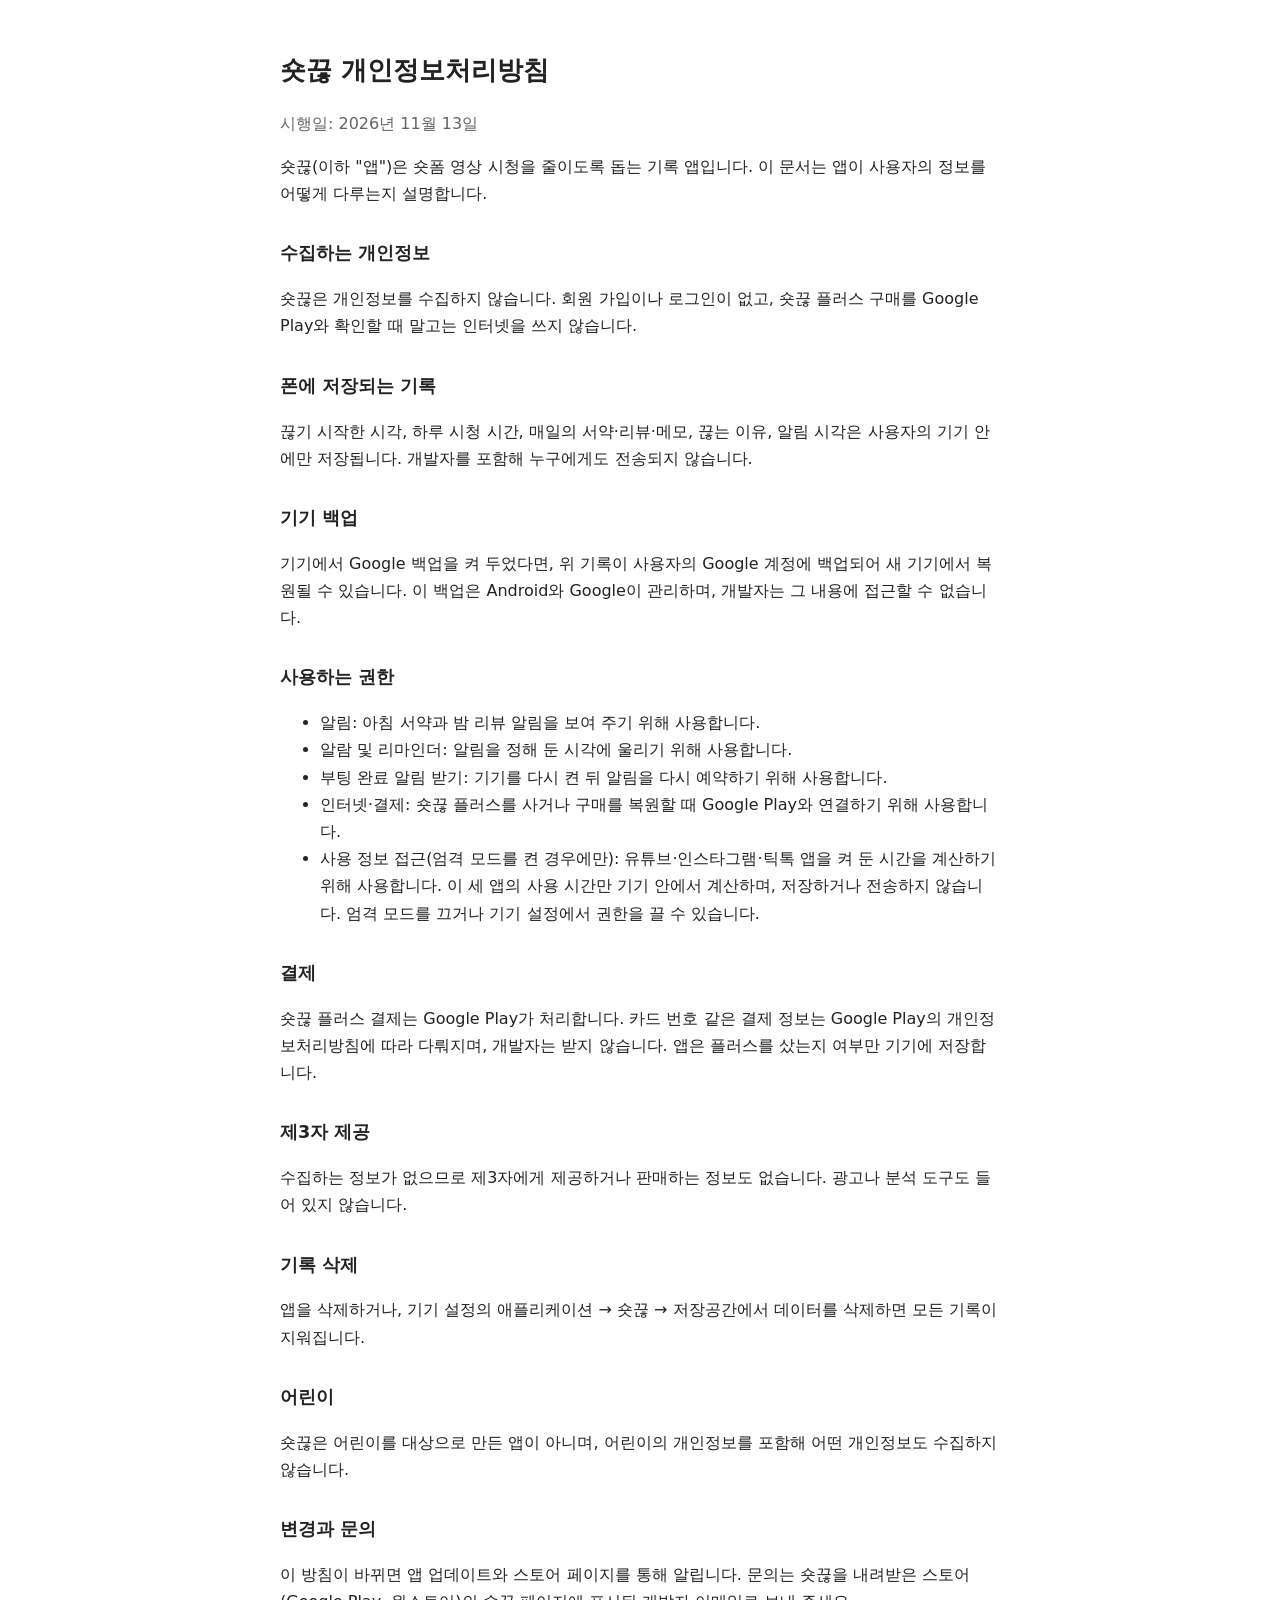
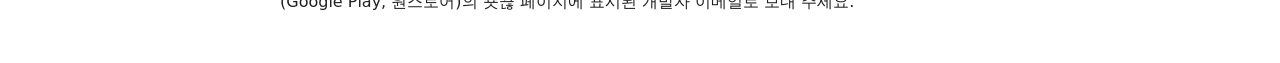
<file: shotkkeun-privacy.html>
<!doctype html>
<html lang="ko">
<head>
<meta charset="utf-8">
<meta name="viewport" content="width=device-width, initial-scale=1">
<title>숏끊 개인정보처리방침</title>
<style>
  body { font-family: system-ui, -apple-system, "Malgun Gothic", sans-serif; line-height: 1.7; max-width: 720px; margin: 0 auto; padding: 32px 20px; color: #222; background: #fff; }
  h1 { font-size: 1.6rem; }
  h2 { font-size: 1.1rem; margin-top: 2rem; }
  .date { color: #666; }
</style>
</head>
<body>
<h1>숏끊 개인정보처리방침</h1>
<p class="date">시행일: 2026년 11월 13일</p>
<p>숏끊(이하 "앱")은 숏폼 영상 시청을 줄이도록 돕는 기록 앱입니다. 이 문서는 앱이 사용자의 정보를 어떻게 다루는지 설명합니다.</p>

<h2>수집하는 개인정보</h2>
<p>숏끊은 개인정보를 수집하지 않습니다. 회원 가입이나 로그인이 없고, 숏끊 플러스 구매를 Google Play와 확인할 때 말고는 인터넷을 쓰지 않습니다.</p>

<h2>폰에 저장되는 기록</h2>
<p>끊기 시작한 시각, 하루 시청 시간, 매일의 서약·리뷰·메모, 끊는 이유, 알림 시각은 사용자의 기기 안에만 저장됩니다. 개발자를 포함해 누구에게도 전송되지 않습니다.</p>

<h2>기기 백업</h2>
<p>기기에서 Google 백업을 켜 두었다면, 위 기록이 사용자의 Google 계정에 백업되어 새 기기에서 복원될 수 있습니다. 이 백업은 Android와 Google이 관리하며, 개발자는 그 내용에 접근할 수 없습니다.</p>

<h2>사용하는 권한</h2>
<ul>
  <li>알림: 아침 서약과 밤 리뷰 알림을 보여 주기 위해 사용합니다.</li>
  <li>알람 및 리마인더: 알림을 정해 둔 시각에 울리기 위해 사용합니다.</li>
  <li>부팅 완료 알림 받기: 기기를 다시 켠 뒤 알림을 다시 예약하기 위해 사용합니다.</li>
  <li>인터넷·결제: 숏끊 플러스를 사거나 구매를 복원할 때 Google Play와 연결하기 위해 사용합니다.</li>
  <li>사용 정보 접근(엄격 모드를 켠 경우에만): 유튜브·인스타그램·틱톡 앱을 켜 둔 시간을 계산하기 위해 사용합니다. 이 세 앱의 사용 시간만 기기 안에서 계산하며, 저장하거나 전송하지 않습니다. 엄격 모드를 끄거나 기기 설정에서 권한을 끌 수 있습니다.</li>
</ul>

<h2>결제</h2>
<p>숏끊 플러스 결제는 Google Play가 처리합니다. 카드 번호 같은 결제 정보는 Google Play의 개인정보처리방침에 따라 다뤄지며, 개발자는 받지 않습니다. 앱은 플러스를 샀는지 여부만 기기에 저장합니다.</p>

<h2>제3자 제공</h2>
<p>수집하는 정보가 없으므로 제3자에게 제공하거나 판매하는 정보도 없습니다. 광고나 분석 도구도 들어 있지 않습니다.</p>

<h2>기록 삭제</h2>
<p>앱을 삭제하거나, 기기 설정의 애플리케이션 → 숏끊 → 저장공간에서 데이터를 삭제하면 모든 기록이 지워집니다.</p>

<h2>어린이</h2>
<p>숏끊은 어린이를 대상으로 만든 앱이 아니며, 어린이의 개인정보를 포함해 어떤 개인정보도 수집하지 않습니다.</p>

<h2>변경과 문의</h2>
<p>이 방침이 바뀌면 앱 업데이트와 스토어 페이지를 통해 알립니다. 문의는 숏끊을 내려받은 스토어(Google Play, 원스토어)의 숏끊 페이지에 표시된 개발자 이메일로 보내 주세요.</p>
</body>
</html>
</file>
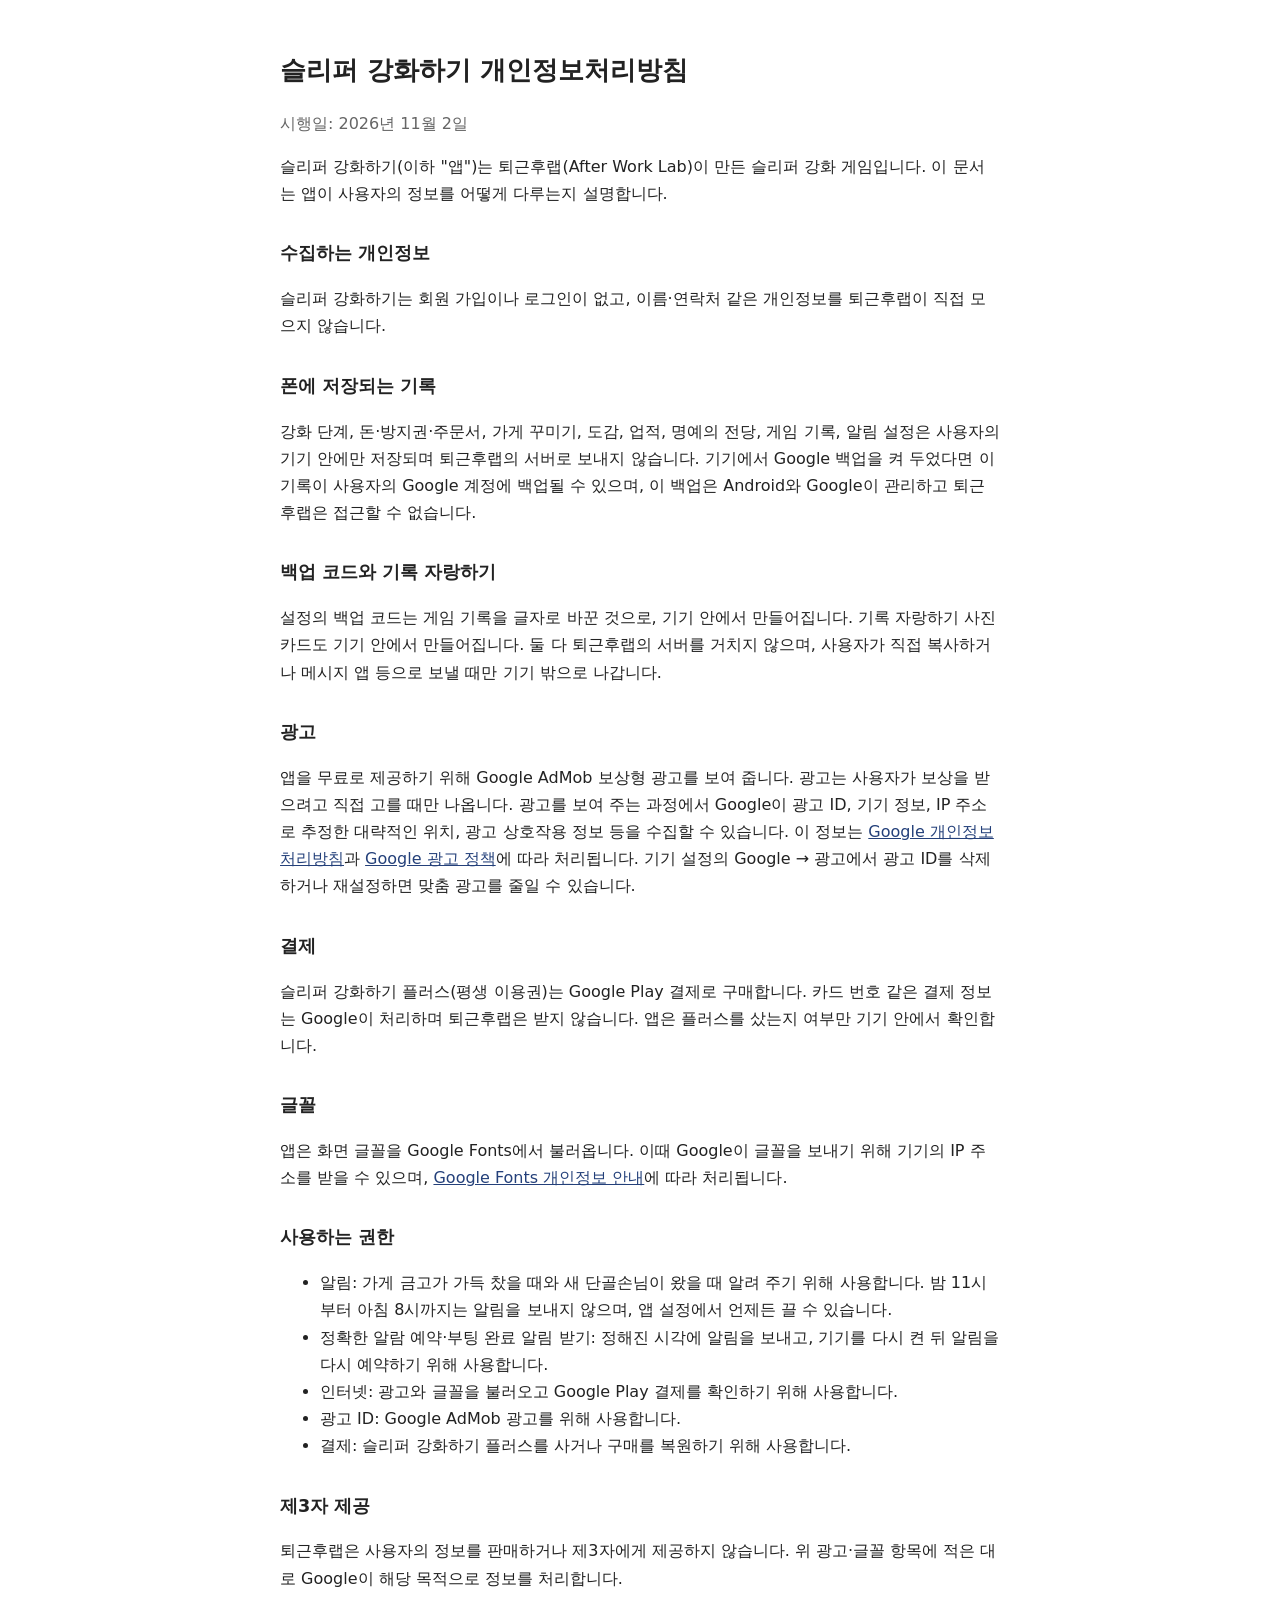
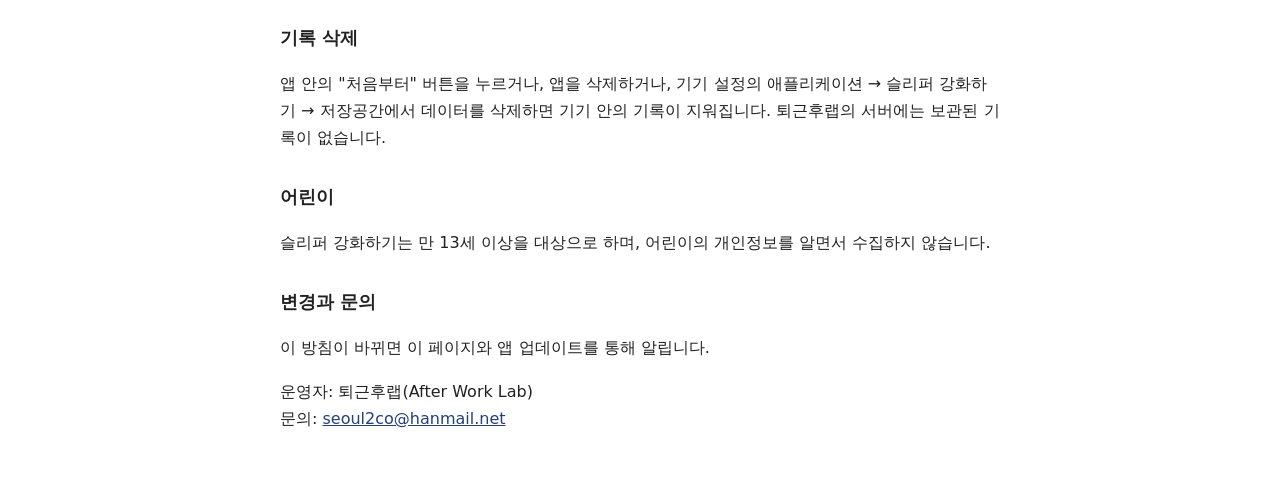
<file: slipper-privacy.html>
<!doctype html>
<html lang="ko">
<head>
<meta charset="utf-8">
<meta name="viewport" content="width=device-width, initial-scale=1">
<title>슬리퍼 강화하기 개인정보처리방침</title>
<style>
  body { font-family: system-ui, -apple-system, "Malgun Gothic", sans-serif; line-height: 1.7; max-width: 720px; margin: 0 auto; padding: 32px 20px; color: #222; background: #fff; }
  h1 { font-size: 1.6rem; }
  h2 { font-size: 1.1rem; margin-top: 2rem; }
  .date { color: #666; }
  a { color: #24407a; }
  @media (prefers-color-scheme: dark) {
    body { color: #eee; background: #121212; }
    .date { color: #aaa; }
    a { color: #9db7ff; }
  }
</style>
</head>
<body>
<h1>슬리퍼 강화하기 개인정보처리방침</h1>
<p class="date">시행일: 2026년 11월 2일</p>
<p>슬리퍼 강화하기(이하 "앱")는 퇴근후랩(After Work Lab)이 만든 슬리퍼 강화 게임입니다. 이 문서는 앱이 사용자의 정보를 어떻게 다루는지 설명합니다.</p>

<h2>수집하는 개인정보</h2>
<p>슬리퍼 강화하기는 회원 가입이나 로그인이 없고, 이름·연락처 같은 개인정보를 퇴근후랩이 직접 모으지 않습니다.</p>

<h2>폰에 저장되는 기록</h2>
<p>강화 단계, 돈·방지권·주문서, 가게 꾸미기, 도감, 업적, 명예의 전당, 게임 기록, 알림 설정은 사용자의 기기 안에만 저장되며 퇴근후랩의 서버로 보내지 않습니다. 기기에서 Google 백업을 켜 두었다면 이 기록이 사용자의 Google 계정에 백업될 수 있으며, 이 백업은 Android와 Google이 관리하고 퇴근후랩은 접근할 수 없습니다.</p>

<h2>백업 코드와 기록 자랑하기</h2>
<p>설정의 백업 코드는 게임 기록을 글자로 바꾼 것으로, 기기 안에서 만들어집니다. 기록 자랑하기 사진 카드도 기기 안에서 만들어집니다. 둘 다 퇴근후랩의 서버를 거치지 않으며, 사용자가 직접 복사하거나 메시지 앱 등으로 보낼 때만 기기 밖으로 나갑니다.</p>

<h2>광고</h2>
<p>앱을 무료로 제공하기 위해 Google AdMob 보상형 광고를 보여 줍니다. 광고는 사용자가 보상을 받으려고 직접 고를 때만 나옵니다. 광고를 보여 주는 과정에서 Google이 광고 ID, 기기 정보, IP 주소로 추정한 대략적인 위치, 광고 상호작용 정보 등을 수집할 수 있습니다. 이 정보는 <a href="https://policies.google.com/privacy">Google 개인정보처리방침</a>과 <a href="https://policies.google.com/technologies/ads">Google 광고 정책</a>에 따라 처리됩니다. 기기 설정의 Google → 광고에서 광고 ID를 삭제하거나 재설정하면 맞춤 광고를 줄일 수 있습니다.</p>

<h2>결제</h2>
<p>슬리퍼 강화하기 플러스(평생 이용권)는 Google Play 결제로 구매합니다. 카드 번호 같은 결제 정보는 Google이 처리하며 퇴근후랩은 받지 않습니다. 앱은 플러스를 샀는지 여부만 기기 안에서 확인합니다.</p>

<h2>글꼴</h2>
<p>앱은 화면 글꼴을 Google Fonts에서 불러옵니다. 이때 Google이 글꼴을 보내기 위해 기기의 IP 주소를 받을 수 있으며, <a href="https://developers.google.com/fonts/faq/privacy">Google Fonts 개인정보 안내</a>에 따라 처리됩니다.</p>

<h2>사용하는 권한</h2>
<ul>
  <li>알림: 가게 금고가 가득 찼을 때와 새 단골손님이 왔을 때 알려 주기 위해 사용합니다. 밤 11시부터 아침 8시까지는 알림을 보내지 않으며, 앱 설정에서 언제든 끌 수 있습니다.</li>
  <li>정확한 알람 예약·부팅 완료 알림 받기: 정해진 시각에 알림을 보내고, 기기를 다시 켠 뒤 알림을 다시 예약하기 위해 사용합니다.</li>
  <li>인터넷: 광고와 글꼴을 불러오고 Google Play 결제를 확인하기 위해 사용합니다.</li>
  <li>광고 ID: Google AdMob 광고를 위해 사용합니다.</li>
  <li>결제: 슬리퍼 강화하기 플러스를 사거나 구매를 복원하기 위해 사용합니다.</li>
</ul>

<h2>제3자 제공</h2>
<p>퇴근후랩은 사용자의 정보를 판매하거나 제3자에게 제공하지 않습니다. 위 광고·글꼴 항목에 적은 대로 Google이 해당 목적으로 정보를 처리합니다.</p>

<h2>기록 삭제</h2>
<p>앱 안의 "처음부터" 버튼을 누르거나, 앱을 삭제하거나, 기기 설정의 애플리케이션 → 슬리퍼 강화하기 → 저장공간에서 데이터를 삭제하면 기기 안의 기록이 지워집니다. 퇴근후랩의 서버에는 보관된 기록이 없습니다.</p>

<h2>어린이</h2>
<p>슬리퍼 강화하기는 만 13세 이상을 대상으로 하며, 어린이의 개인정보를 알면서 수집하지 않습니다.</p>

<h2>변경과 문의</h2>
<p>이 방침이 바뀌면 이 페이지와 앱 업데이트를 통해 알립니다.</p>
<p>운영자: 퇴근후랩(After Work Lab)<br>
문의: <a href="mailto:seoul2co@hanmail.net">seoul2co@hanmail.net</a></p>
</body>
</html>
</file>
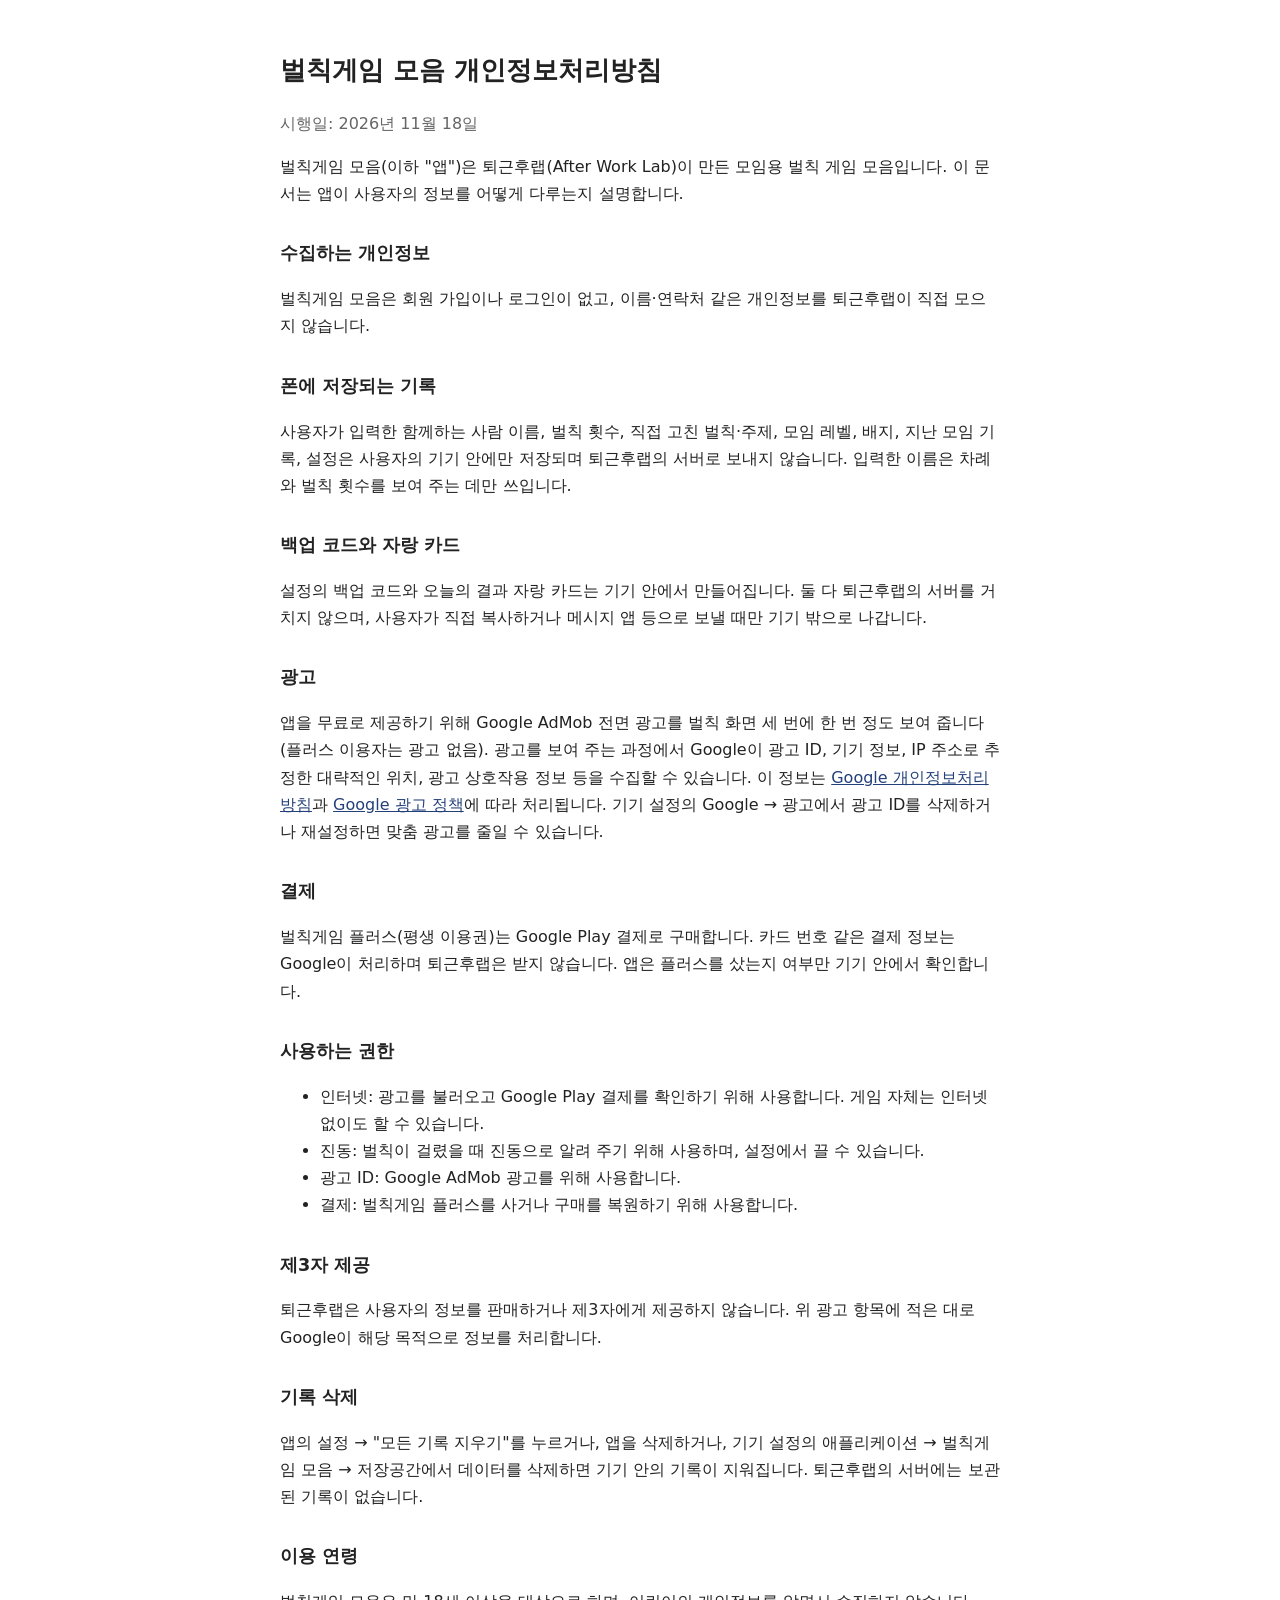
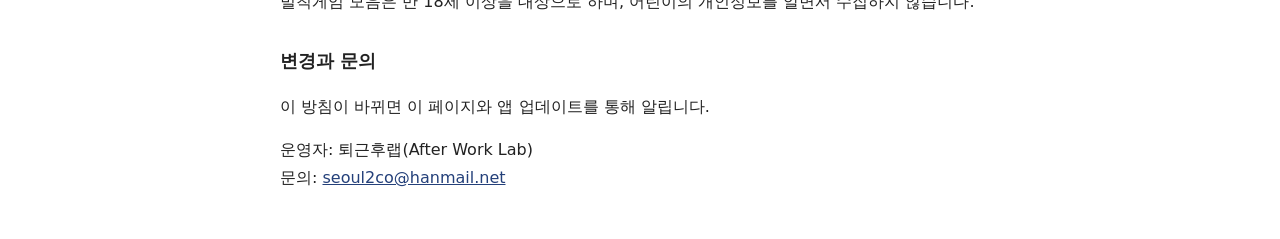
<file: sulgame-privacy.html>
<!doctype html>
<html lang="ko">
<head>
<meta charset="utf-8">
<meta name="viewport" content="width=device-width, initial-scale=1">
<title>벌칙게임 모음 개인정보처리방침</title>
<style>
  body { font-family: system-ui, -apple-system, "Malgun Gothic", sans-serif; line-height: 1.7; max-width: 720px; margin: 0 auto; padding: 32px 20px; color: #222; background: #fff; }
  h1 { font-size: 1.6rem; }
  h2 { font-size: 1.1rem; margin-top: 2rem; }
  .date { color: #666; }
  a { color: #24407a; }
  @media (prefers-color-scheme: dark) {
    body { color: #eee; background: #121212; }
    .date { color: #aaa; }
    a { color: #9db7ff; }
  }
</style>
</head>
<body>
<h1>벌칙게임 모음 개인정보처리방침</h1>
<p class="date">시행일: 2026년 11월 18일</p>
<p>벌칙게임 모음(이하 "앱")은 퇴근후랩(After Work Lab)이 만든 모임용 벌칙 게임 모음입니다. 이 문서는 앱이 사용자의 정보를 어떻게 다루는지 설명합니다.</p>

<h2>수집하는 개인정보</h2>
<p>벌칙게임 모음은 회원 가입이나 로그인이 없고, 이름·연락처 같은 개인정보를 퇴근후랩이 직접 모으지 않습니다.</p>

<h2>폰에 저장되는 기록</h2>
<p>사용자가 입력한 함께하는 사람 이름, 벌칙 횟수, 직접 고친 벌칙·주제, 모임 레벨, 배지, 지난 모임 기록, 설정은 사용자의 기기 안에만 저장되며 퇴근후랩의 서버로 보내지 않습니다. 입력한 이름은 차례와 벌칙 횟수를 보여 주는 데만 쓰입니다.</p>

<h2>백업 코드와 자랑 카드</h2>
<p>설정의 백업 코드와 오늘의 결과 자랑 카드는 기기 안에서 만들어집니다. 둘 다 퇴근후랩의 서버를 거치지 않으며, 사용자가 직접 복사하거나 메시지 앱 등으로 보낼 때만 기기 밖으로 나갑니다.</p>

<h2>광고</h2>
<p>앱을 무료로 제공하기 위해 Google AdMob 전면 광고를 벌칙 화면 세 번에 한 번 정도 보여 줍니다(플러스 이용자는 광고 없음). 광고를 보여 주는 과정에서 Google이 광고 ID, 기기 정보, IP 주소로 추정한 대략적인 위치, 광고 상호작용 정보 등을 수집할 수 있습니다. 이 정보는 <a href="https://policies.google.com/privacy">Google 개인정보처리방침</a>과 <a href="https://policies.google.com/technologies/ads">Google 광고 정책</a>에 따라 처리됩니다. 기기 설정의 Google → 광고에서 광고 ID를 삭제하거나 재설정하면 맞춤 광고를 줄일 수 있습니다.</p>

<h2>결제</h2>
<p>벌칙게임 플러스(평생 이용권)는 Google Play 결제로 구매합니다. 카드 번호 같은 결제 정보는 Google이 처리하며 퇴근후랩은 받지 않습니다. 앱은 플러스를 샀는지 여부만 기기 안에서 확인합니다.</p>

<h2>사용하는 권한</h2>
<ul>
  <li>인터넷: 광고를 불러오고 Google Play 결제를 확인하기 위해 사용합니다. 게임 자체는 인터넷 없이도 할 수 있습니다.</li>
  <li>진동: 벌칙이 걸렸을 때 진동으로 알려 주기 위해 사용하며, 설정에서 끌 수 있습니다.</li>
  <li>광고 ID: Google AdMob 광고를 위해 사용합니다.</li>
  <li>결제: 벌칙게임 플러스를 사거나 구매를 복원하기 위해 사용합니다.</li>
</ul>

<h2>제3자 제공</h2>
<p>퇴근후랩은 사용자의 정보를 판매하거나 제3자에게 제공하지 않습니다. 위 광고 항목에 적은 대로 Google이 해당 목적으로 정보를 처리합니다.</p>

<h2>기록 삭제</h2>
<p>앱의 설정 → "모든 기록 지우기"를 누르거나, 앱을 삭제하거나, 기기 설정의 애플리케이션 → 벌칙게임 모음 → 저장공간에서 데이터를 삭제하면 기기 안의 기록이 지워집니다. 퇴근후랩의 서버에는 보관된 기록이 없습니다.</p>

<h2>이용 연령</h2>
<p>벌칙게임 모음은 만 18세 이상을 대상으로 하며, 어린이의 개인정보를 알면서 수집하지 않습니다.</p>

<h2>변경과 문의</h2>
<p>이 방침이 바뀌면 이 페이지와 앱 업데이트를 통해 알립니다.</p>
<p>운영자: 퇴근후랩(After Work Lab)<br>
문의: <a href="mailto:seoul2co@hanmail.net">seoul2co@hanmail.net</a></p>
</body>
</html>
</file>
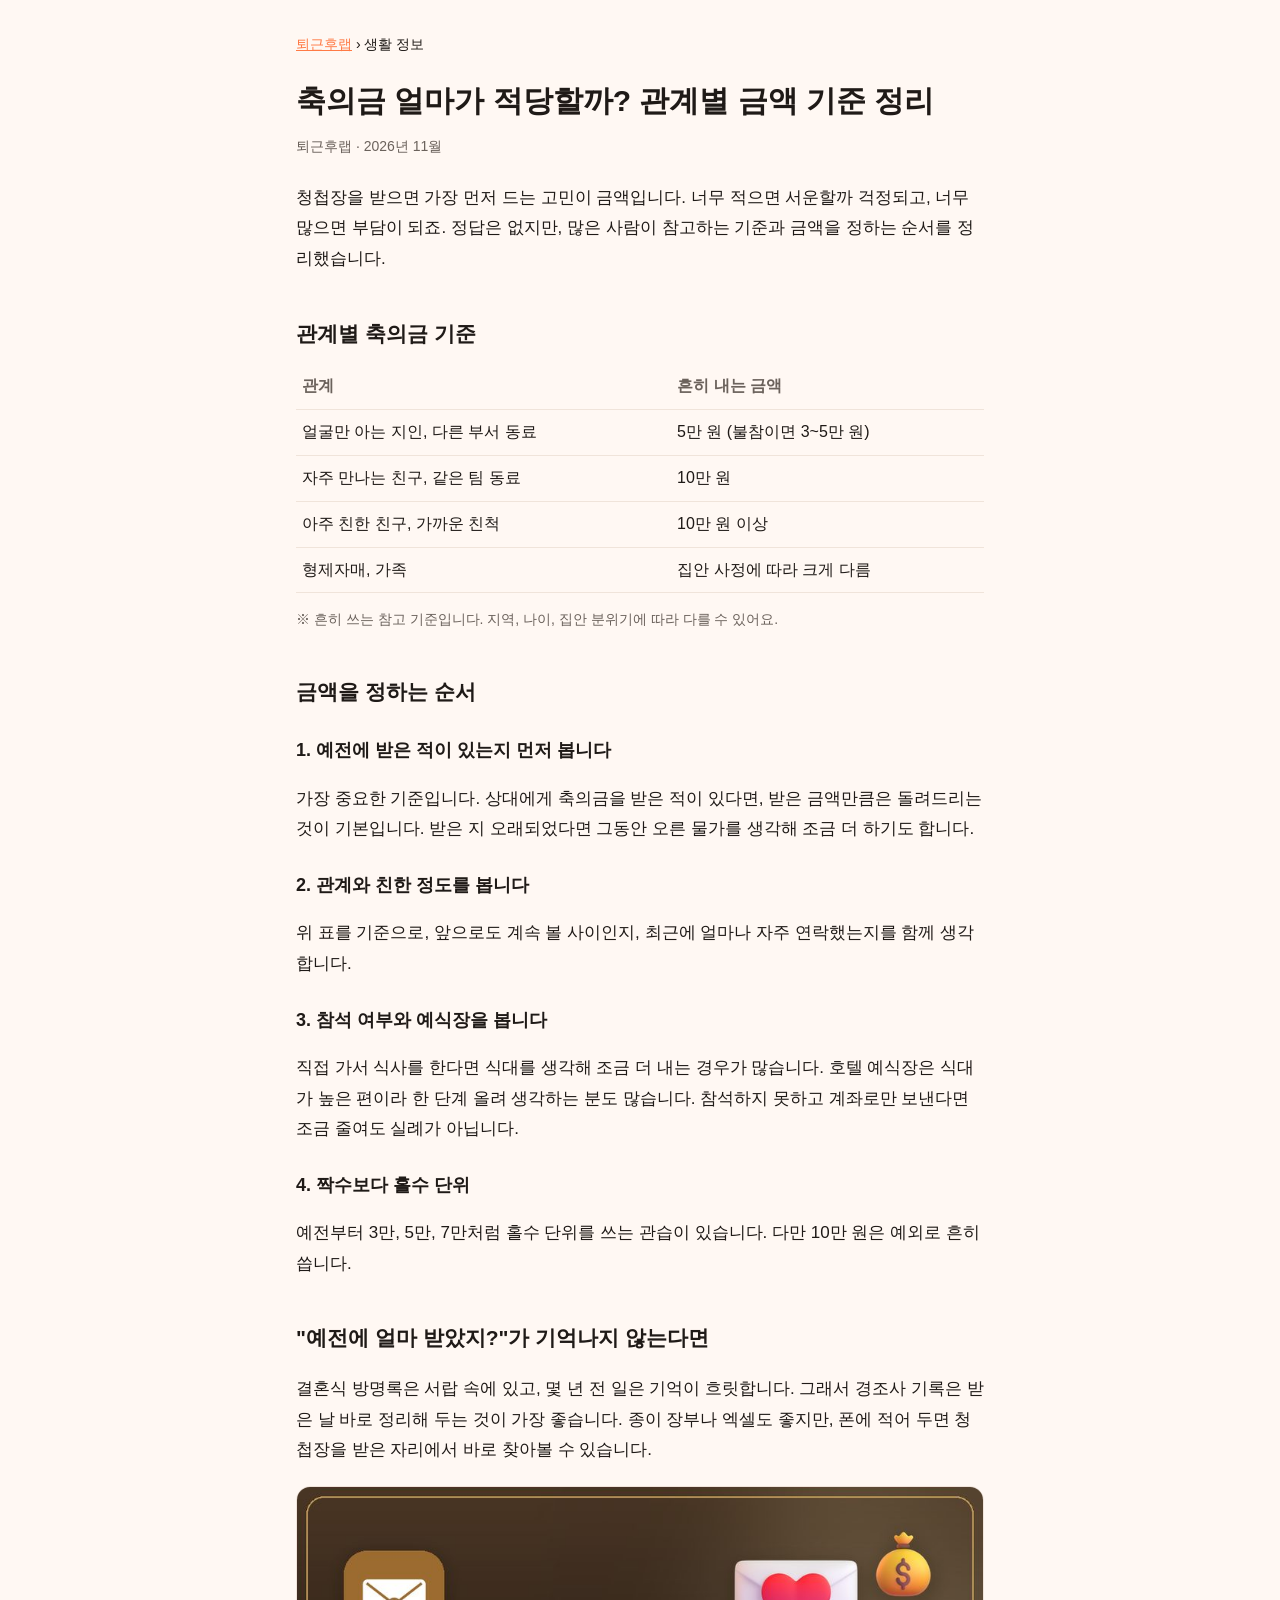
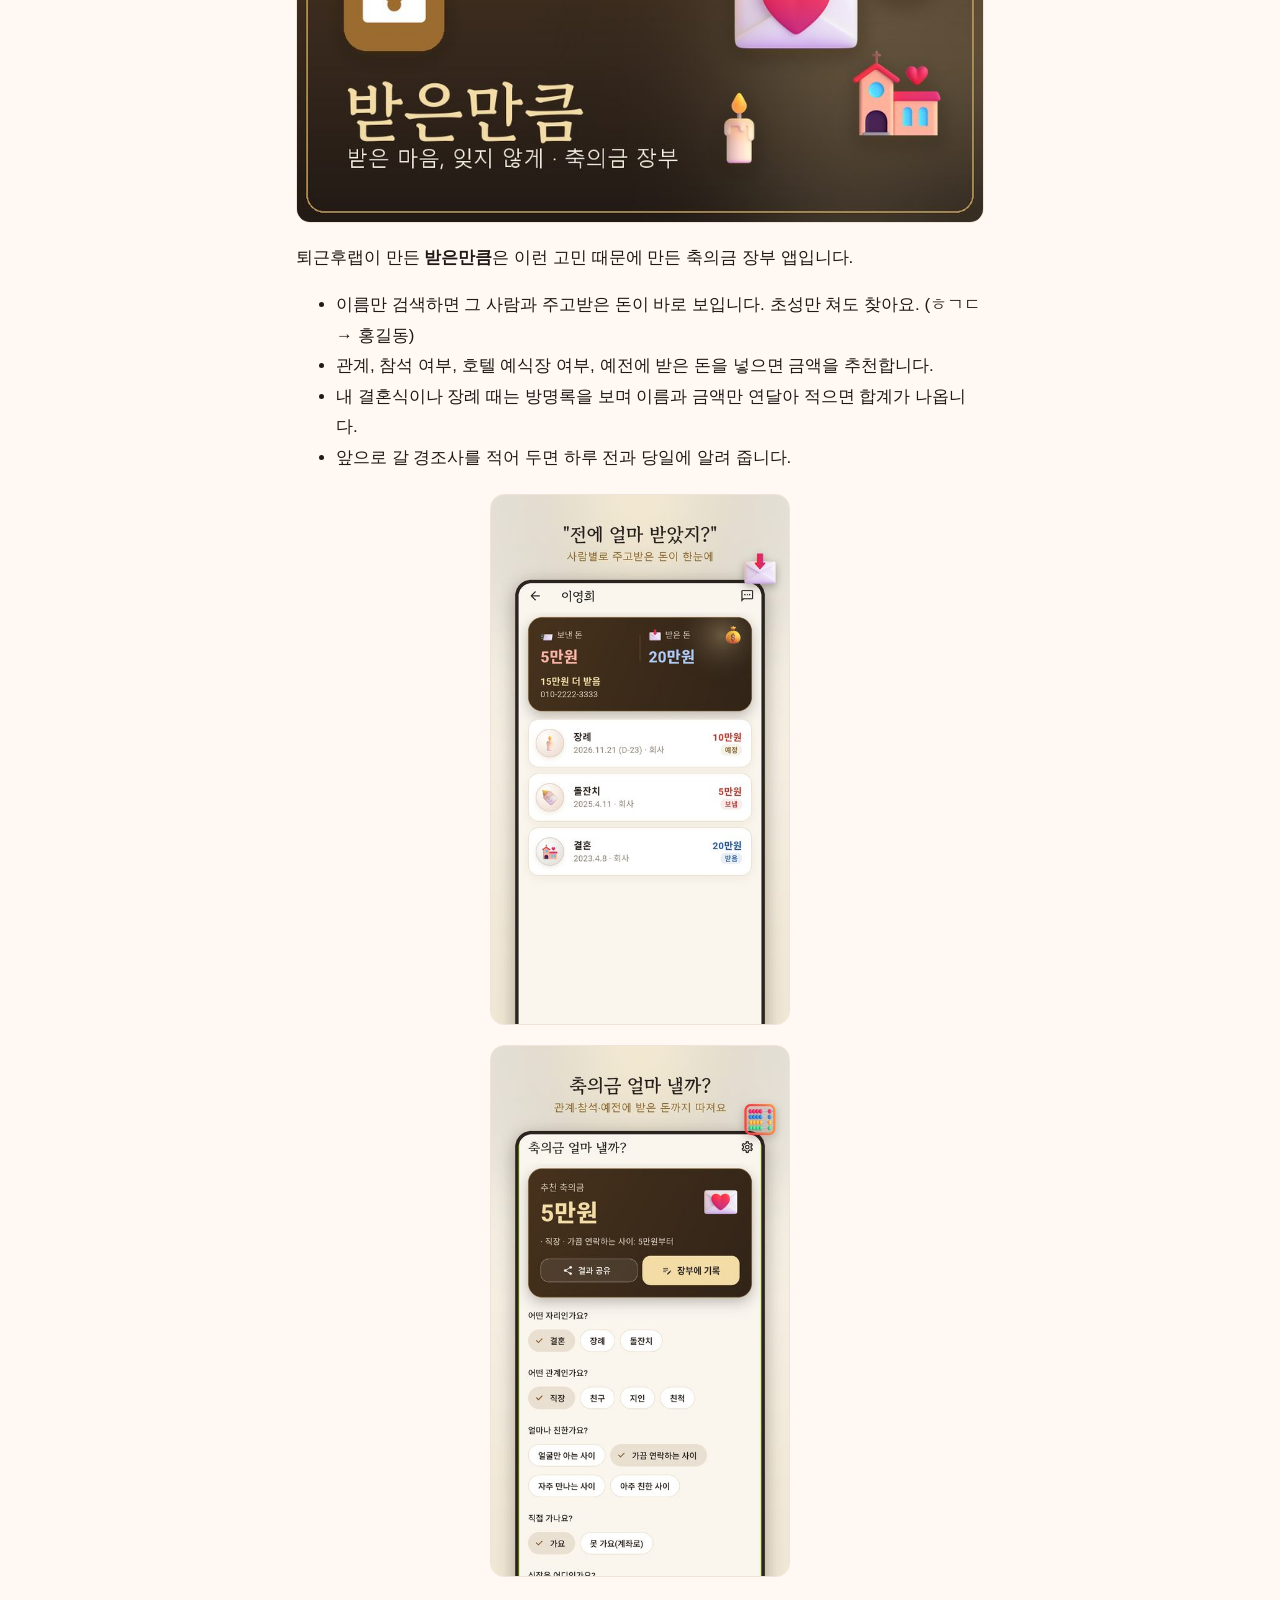
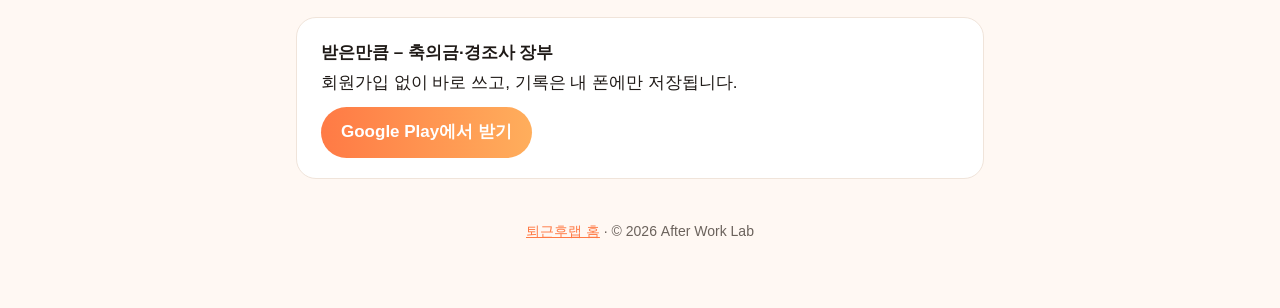
<file: posts/chukuigeum-guide.html>
<!doctype html>
<html lang="ko">
<head>
<meta charset="utf-8">
<meta name="viewport" content="width=device-width, initial-scale=1">
<title>축의금 얼마가 적당할까? 관계별 금액 기준 정리 | 퇴근후랩</title>
<meta name="description" content="지인, 친구, 직장 동료, 친척까지 관계별 축의금 기준과 식대·호텔 예식장·불참일 때 정하는 법, 예전에 받은 축의금 돌려드리는 법을 정리했습니다.">
<link rel="canonical" href="https://after-work-lab.github.io/posts/chukuigeum-guide.html">
<meta property="og:title" content="축의금 얼마가 적당할까? 관계별 금액 기준 정리">
<meta property="og:description" content="관계별 축의금 기준과 받은 축의금 돌려드리는 법">
<meta property="og:image" content="https://after-work-lab.github.io/posts/img/gift-1.jpg">
<link rel="stylesheet" href="style.css">
</head>
<body>
<main>
<nav><a href="../index.html">퇴근후랩</a> › 생활 정보</nav>
<h1>축의금 얼마가 적당할까? 관계별 금액 기준 정리</h1>
<p class="meta">퇴근후랩 · 2026년 11월</p>

<p>청첩장을 받으면 가장 먼저 드는 고민이 금액입니다. 너무 적으면 서운할까 걱정되고, 너무 많으면 부담이 되죠.
정답은 없지만, 많은 사람이 참고하는 기준과 금액을 정하는 순서를 정리했습니다.</p>

<h2>관계별 축의금 기준</h2>
<table>
<tr><th>관계</th><th>흔히 내는 금액</th></tr>
<tr><td>얼굴만 아는 지인, 다른 부서 동료</td><td>5만 원 (불참이면 3~5만 원)</td></tr>
<tr><td>자주 만나는 친구, 같은 팀 동료</td><td>10만 원</td></tr>
<tr><td>아주 친한 친구, 가까운 친척</td><td>10만 원 이상</td></tr>
<tr><td>형제자매, 가족</td><td>집안 사정에 따라 크게 다름</td></tr>
</table>
<p class="note">※ 흔히 쓰는 참고 기준입니다. 지역, 나이, 집안 분위기에 따라 다를 수 있어요.</p>

<h2>금액을 정하는 순서</h2>
<h3>1. 예전에 받은 적이 있는지 먼저 봅니다</h3>
<p>가장 중요한 기준입니다. 상대에게 축의금을 받은 적이 있다면, 받은 금액만큼은 돌려드리는 것이 기본입니다.
받은 지 오래되었다면 그동안 오른 물가를 생각해 조금 더 하기도 합니다.</p>
<h3>2. 관계와 친한 정도를 봅니다</h3>
<p>위 표를 기준으로, 앞으로도 계속 볼 사이인지, 최근에 얼마나 자주 연락했는지를 함께 생각합니다.</p>
<h3>3. 참석 여부와 예식장을 봅니다</h3>
<p>직접 가서 식사를 한다면 식대를 생각해 조금 더 내는 경우가 많습니다. 호텔 예식장은 식대가 높은 편이라 한 단계 올려 생각하는 분도 많습니다.
참석하지 못하고 계좌로만 보낸다면 조금 줄여도 실례가 아닙니다.</p>
<h3>4. 짝수보다 홀수 단위</h3>
<p>예전부터 3만, 5만, 7만처럼 홀수 단위를 쓰는 관습이 있습니다. 다만 10만 원은 예외로 흔히 씁니다.</p>

<h2>"예전에 얼마 받았지?"가 기억나지 않는다면</h2>
<p>결혼식 방명록은 서랍 속에 있고, 몇 년 전 일은 기억이 흐릿합니다.
그래서 경조사 기록은 받은 날 바로 정리해 두는 것이 가장 좋습니다.
종이 장부나 엑셀도 좋지만, 폰에 적어 두면 청첩장을 받은 자리에서 바로 찾아볼 수 있습니다.</p>

<img src="img/gift-1.jpg" alt="받은만큼 축의금 장부 앱 소개 그림" width="900" height="439" loading="lazy">

<p>퇴근후랩이 만든 <strong>받은만큼</strong>은 이런 고민 때문에 만든 축의금 장부 앱입니다.</p>
<ul>
<li>이름만 검색하면 그 사람과 주고받은 돈이 바로 보입니다. 초성만 쳐도 찾아요. (ㅎㄱㄷ → 홍길동)</li>
<li>관계, 참석 여부, 호텔 예식장 여부, 예전에 받은 돈을 넣으면 금액을 추천합니다.</li>
<li>내 결혼식이나 장례 때는 방명록을 보며 이름과 금액만 연달아 적으면 합계가 나옵니다.</li>
<li>앞으로 갈 경조사를 적어 두면 하루 전과 당일에 알려 줍니다.</li>
</ul>

<img class="shot" src="img/gift-3.jpg" alt="사람별로 주고받은 돈을 보여 주는 화면" width="480" height="853" loading="lazy">
<img class="shot" src="img/gift-4.jpg" alt="축의금 금액을 추천하는 화면" width="480" height="853" loading="lazy">

<div class="cta">
<strong>받은만큼 – 축의금·경조사 장부</strong><br>
회원가입 없이 바로 쓰고, 기록은 내 폰에만 저장됩니다.<br>
<a class="btn" href="https://play.google.com/store/apps/details?id=com.afterworklab.giftbook">Google Play에서 받기</a>
</div>

<footer><a href="../index.html">퇴근후랩 홈</a> · © 2026 After Work Lab</footer>
</main>
</body>
</html>
</file>
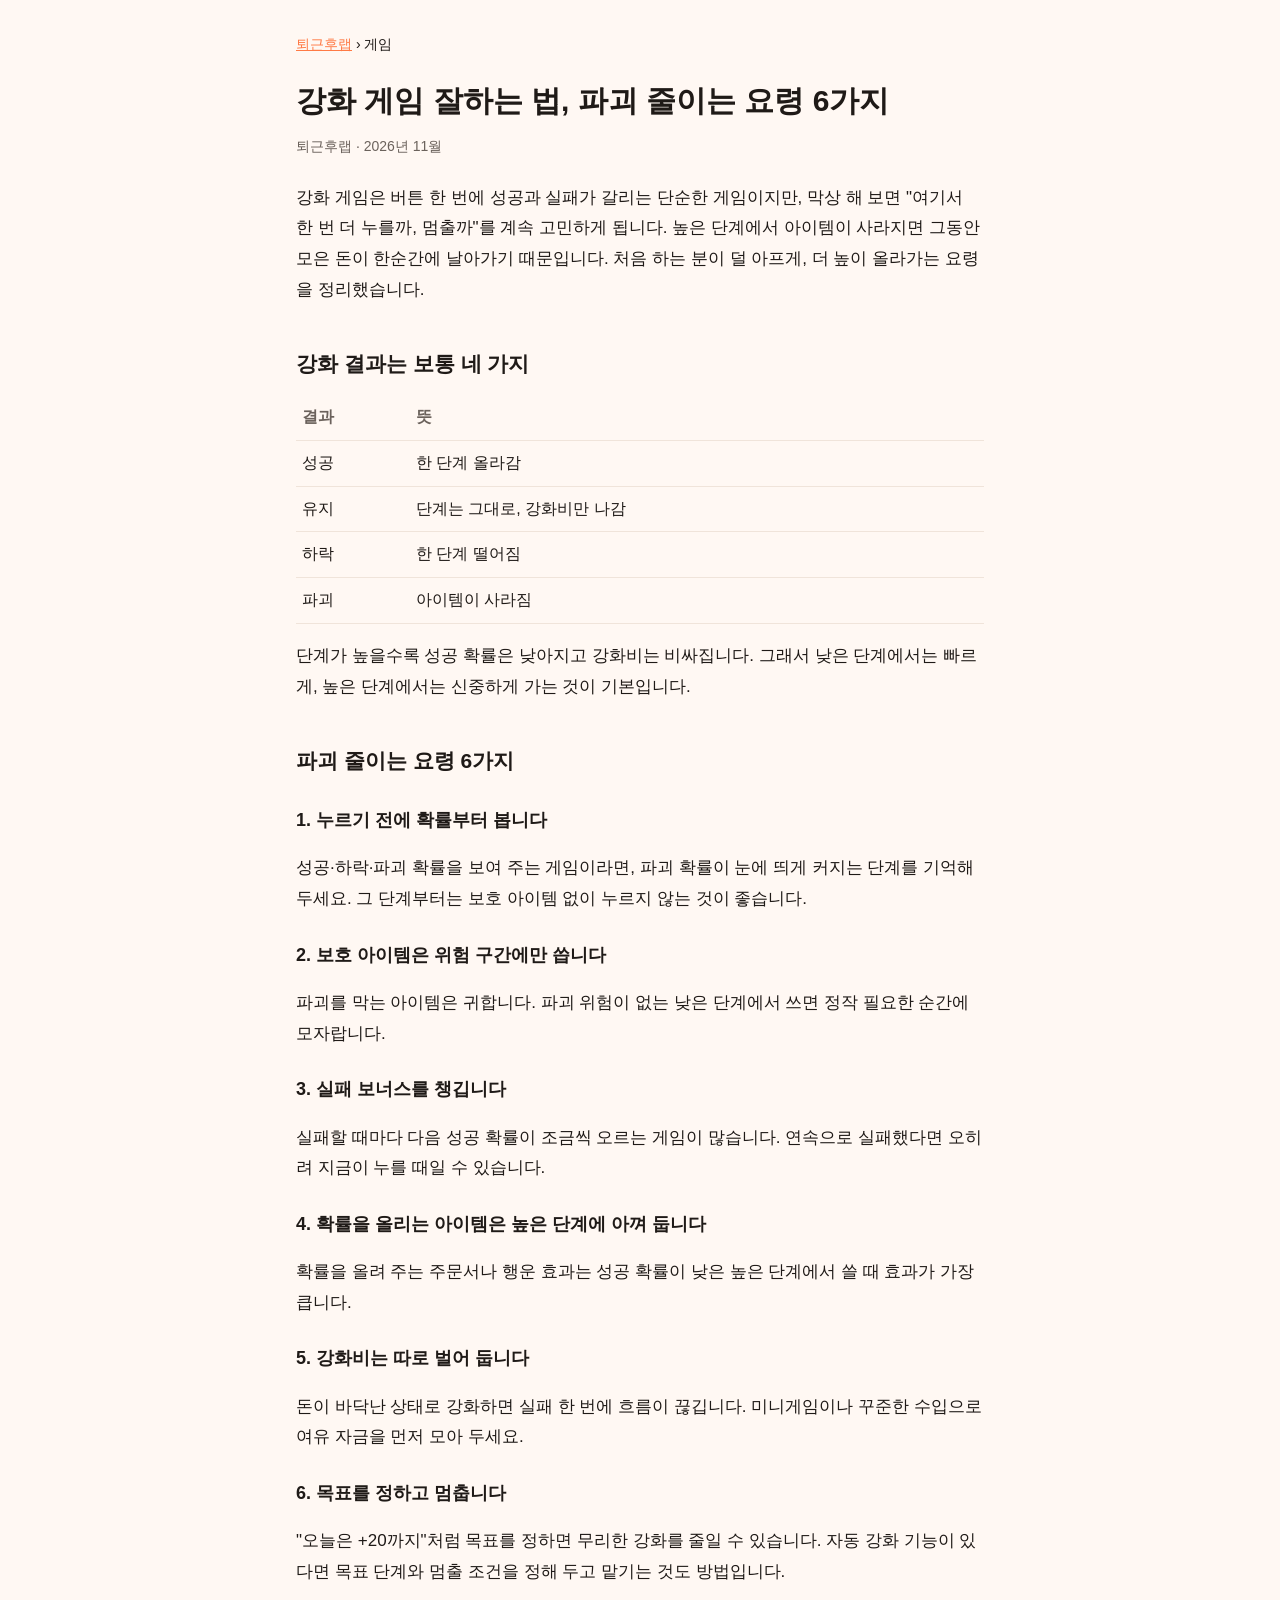
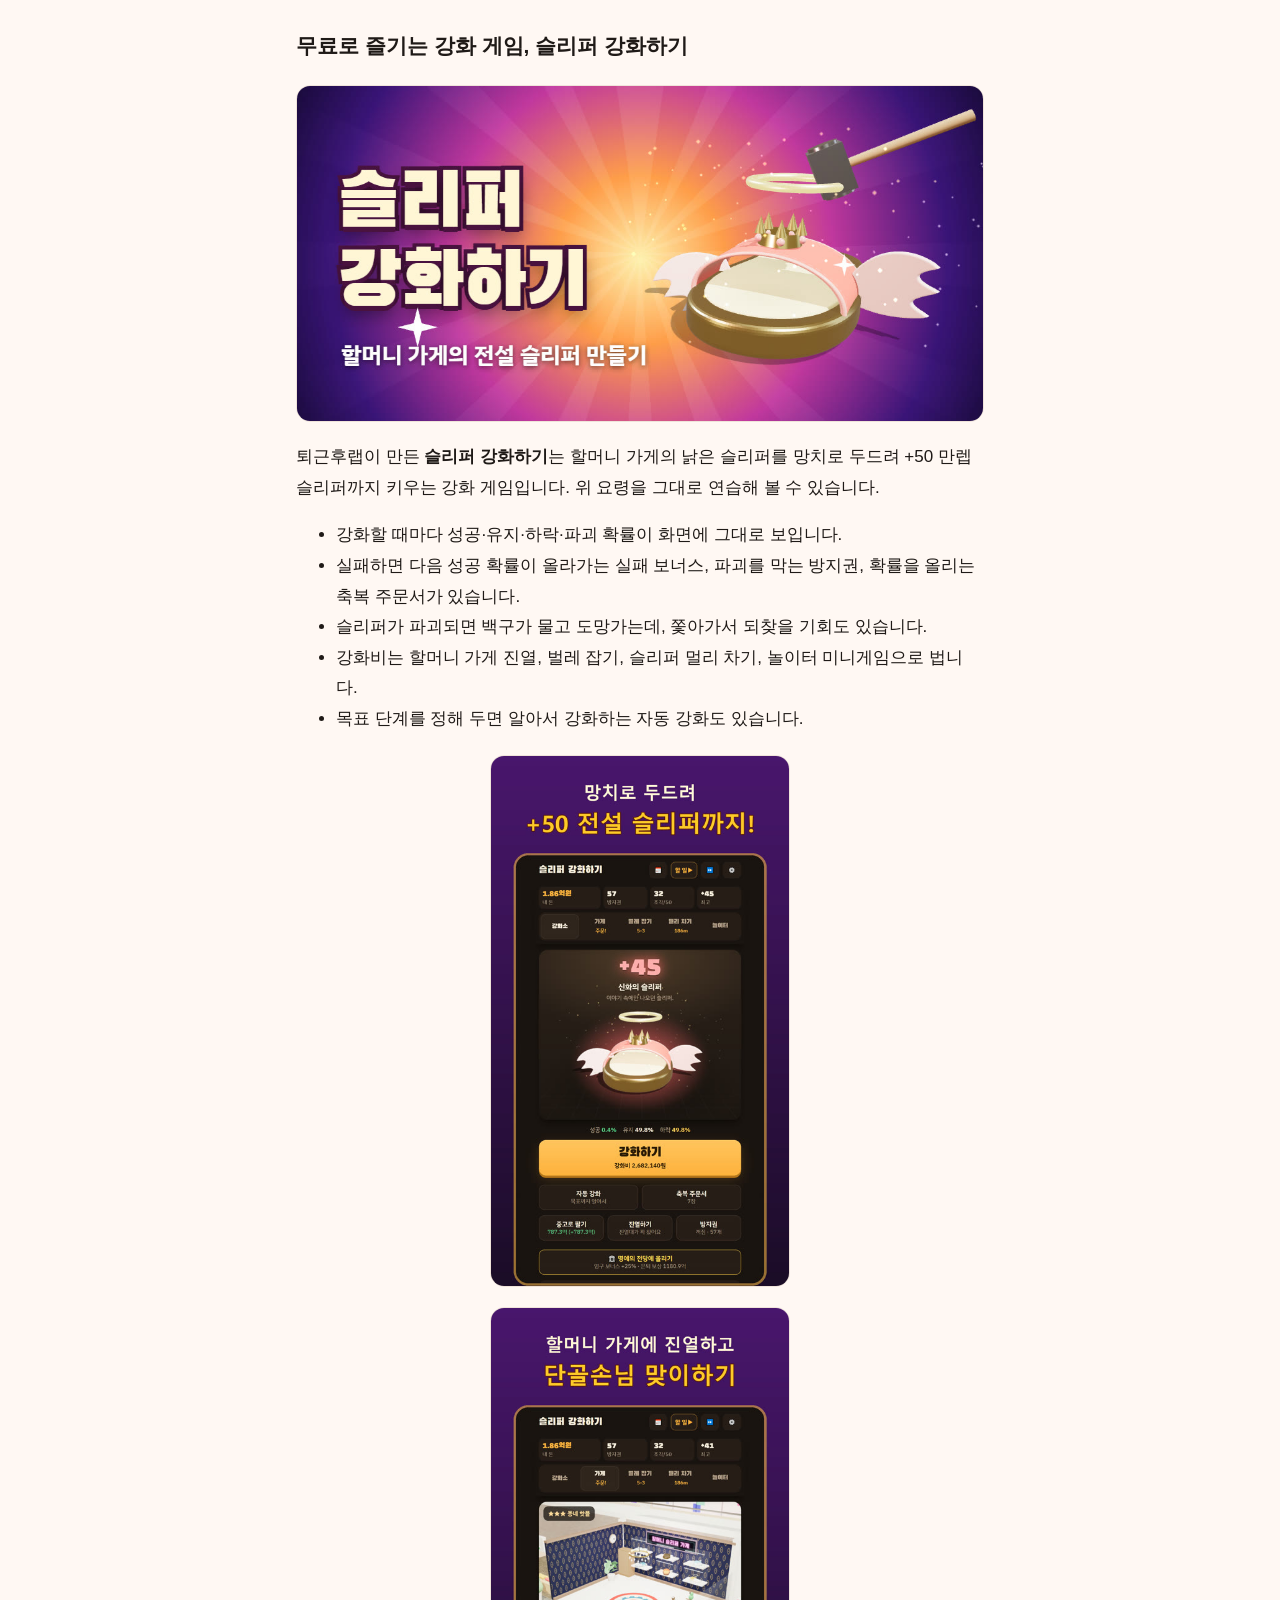
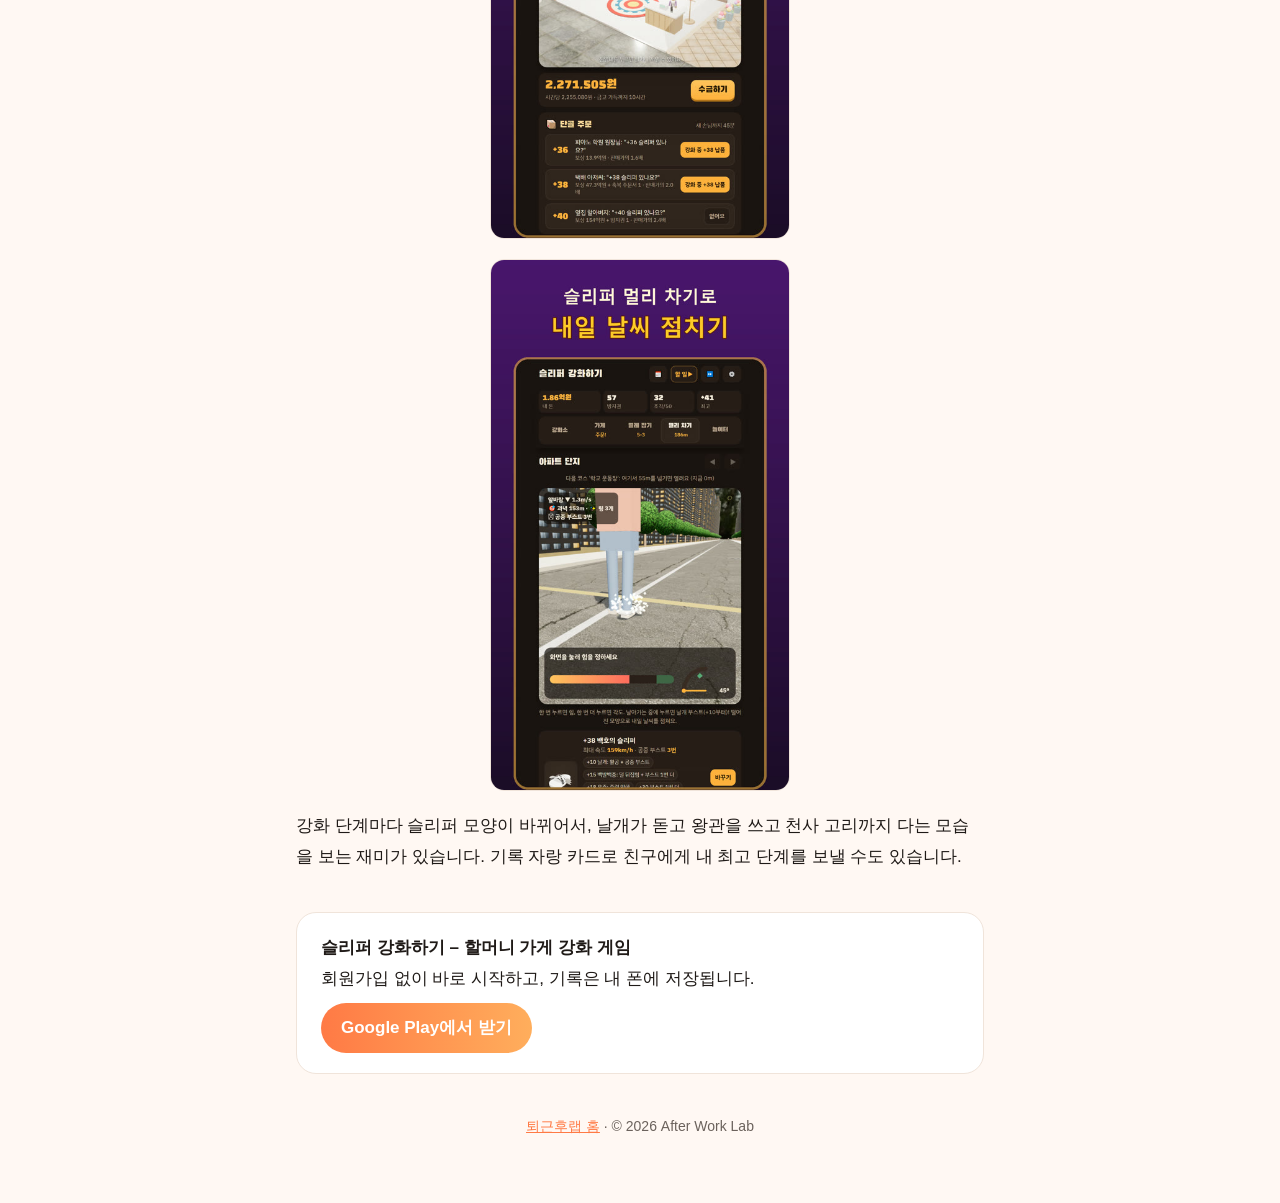
<file: posts/enhance-game-tips.html>
<!doctype html>
<html lang="ko">
<head>
<meta charset="utf-8">
<meta name="viewport" content="width=device-width, initial-scale=1">
<title>강화 게임 잘하는 법, 파괴 줄이는 요령 6가지와 슬리퍼 강화하기 | 퇴근후랩</title>
<meta name="description" content="강화 게임에서 성공 확률을 읽는 법, 파괴를 막는 아이템 쓰는 때, 강화비 모으는 요령을 정리했습니다. 낡은 슬리퍼를 +50까지 키우는 무료 강화 게임 슬리퍼 강화하기도 소개합니다.">
<link rel="canonical" href="https://after-work-lab.github.io/posts/enhance-game-tips.html">
<meta property="og:title" content="강화 게임 잘하는 법, 파괴 줄이는 요령 6가지">
<meta property="og:description" content="강화 확률 읽는 법과 파괴 막는 요령, 무료 강화 게임 슬리퍼 강화하기 소개">
<meta property="og:image" content="https://after-work-lab.github.io/posts/img/slipper-1.jpg">
<link rel="stylesheet" href="style.css">
</head>
<body>
<main>
<nav><a href="../index.html">퇴근후랩</a> › 게임</nav>
<h1>강화 게임 잘하는 법, 파괴 줄이는 요령 6가지</h1>
<p class="meta">퇴근후랩 · 2026년 11월</p>

<p>강화 게임은 버튼 한 번에 성공과 실패가 갈리는 단순한 게임이지만, 막상 해 보면 "여기서 한 번 더 누를까, 멈출까"를 계속 고민하게 됩니다.
높은 단계에서 아이템이 사라지면 그동안 모은 돈이 한순간에 날아가기 때문입니다.
처음 하는 분이 덜 아프게, 더 높이 올라가는 요령을 정리했습니다.</p>

<h2>강화 결과는 보통 네 가지</h2>
<table>
<tr><th>결과</th><th>뜻</th></tr>
<tr><td>성공</td><td>한 단계 올라감</td></tr>
<tr><td>유지</td><td>단계는 그대로, 강화비만 나감</td></tr>
<tr><td>하락</td><td>한 단계 떨어짐</td></tr>
<tr><td>파괴</td><td>아이템이 사라짐</td></tr>
</table>
<p>단계가 높을수록 성공 확률은 낮아지고 강화비는 비싸집니다. 그래서 낮은 단계에서는 빠르게, 높은 단계에서는 신중하게 가는 것이 기본입니다.</p>

<h2>파괴 줄이는 요령 6가지</h2>
<h3>1. 누르기 전에 확률부터 봅니다</h3>
<p>성공·하락·파괴 확률을 보여 주는 게임이라면, 파괴 확률이 눈에 띄게 커지는 단계를 기억해 두세요. 그 단계부터는 보호 아이템 없이 누르지 않는 것이 좋습니다.</p>
<h3>2. 보호 아이템은 위험 구간에만 씁니다</h3>
<p>파괴를 막는 아이템은 귀합니다. 파괴 위험이 없는 낮은 단계에서 쓰면 정작 필요한 순간에 모자랍니다.</p>
<h3>3. 실패 보너스를 챙깁니다</h3>
<p>실패할 때마다 다음 성공 확률이 조금씩 오르는 게임이 많습니다. 연속으로 실패했다면 오히려 지금이 누를 때일 수 있습니다.</p>
<h3>4. 확률을 올리는 아이템은 높은 단계에 아껴 둡니다</h3>
<p>확률을 올려 주는 주문서나 행운 효과는 성공 확률이 낮은 높은 단계에서 쓸 때 효과가 가장 큽니다.</p>
<h3>5. 강화비는 따로 벌어 둡니다</h3>
<p>돈이 바닥난 상태로 강화하면 실패 한 번에 흐름이 끊깁니다. 미니게임이나 꾸준한 수입으로 여유 자금을 먼저 모아 두세요.</p>
<h3>6. 목표를 정하고 멈춥니다</h3>
<p>"오늘은 +20까지"처럼 목표를 정하면 무리한 강화를 줄일 수 있습니다. 자동 강화 기능이 있다면 목표 단계와 멈출 조건을 정해 두고 맡기는 것도 방법입니다.</p>

<h2>무료로 즐기는 강화 게임, 슬리퍼 강화하기</h2>
<img src="img/slipper-1.jpg" alt="슬리퍼 강화하기 게임 소개 그림" width="1024" height="500" loading="lazy">
<p>퇴근후랩이 만든 <strong>슬리퍼 강화하기</strong>는 할머니 가게의 낡은 슬리퍼를 망치로 두드려 +50 만렙 슬리퍼까지 키우는 강화 게임입니다.
위 요령을 그대로 연습해 볼 수 있습니다.</p>
<ul>
<li>강화할 때마다 성공·유지·하락·파괴 확률이 화면에 그대로 보입니다.</li>
<li>실패하면 다음 성공 확률이 올라가는 실패 보너스, 파괴를 막는 방지권, 확률을 올리는 축복 주문서가 있습니다.</li>
<li>슬리퍼가 파괴되면 백구가 물고 도망가는데, 쫓아가서 되찾을 기회도 있습니다.</li>
<li>강화비는 할머니 가게 진열, 벌레 잡기, 슬리퍼 멀리 차기, 놀이터 미니게임으로 법니다.</li>
<li>목표 단계를 정해 두면 알아서 강화하는 자동 강화도 있습니다.</li>
</ul>
<img class="shot" src="img/slipper-s1.jpg" alt="망치로 슬리퍼를 강화하는 게임 화면" width="480" height="854" loading="lazy">
<img class="shot" src="img/slipper-s2.jpg" alt="할머니 가게에 슬리퍼를 진열하는 화면" width="480" height="854" loading="lazy">
<img class="shot" src="img/slipper-s4.jpg" alt="슬리퍼 멀리 차기로 내일 날씨를 점치는 화면" width="480" height="854" loading="lazy">
<p>강화 단계마다 슬리퍼 모양이 바뀌어서, 날개가 돋고 왕관을 쓰고 천사 고리까지 다는 모습을 보는 재미가 있습니다.
기록 자랑 카드로 친구에게 내 최고 단계를 보낼 수도 있습니다.</p>

<div class="cta">
<strong>슬리퍼 강화하기 – 할머니 가게 강화 게임</strong><br>
회원가입 없이 바로 시작하고, 기록은 내 폰에 저장됩니다.<br>
<a class="btn" href="https://play.google.com/store/apps/details?id=com.afterworklab.slipper">Google Play에서 받기</a>
</div>

<footer><a href="../index.html">퇴근후랩 홈</a> · © 2026 After Work Lab</footer>
</main>
</body>
</html>
</file>
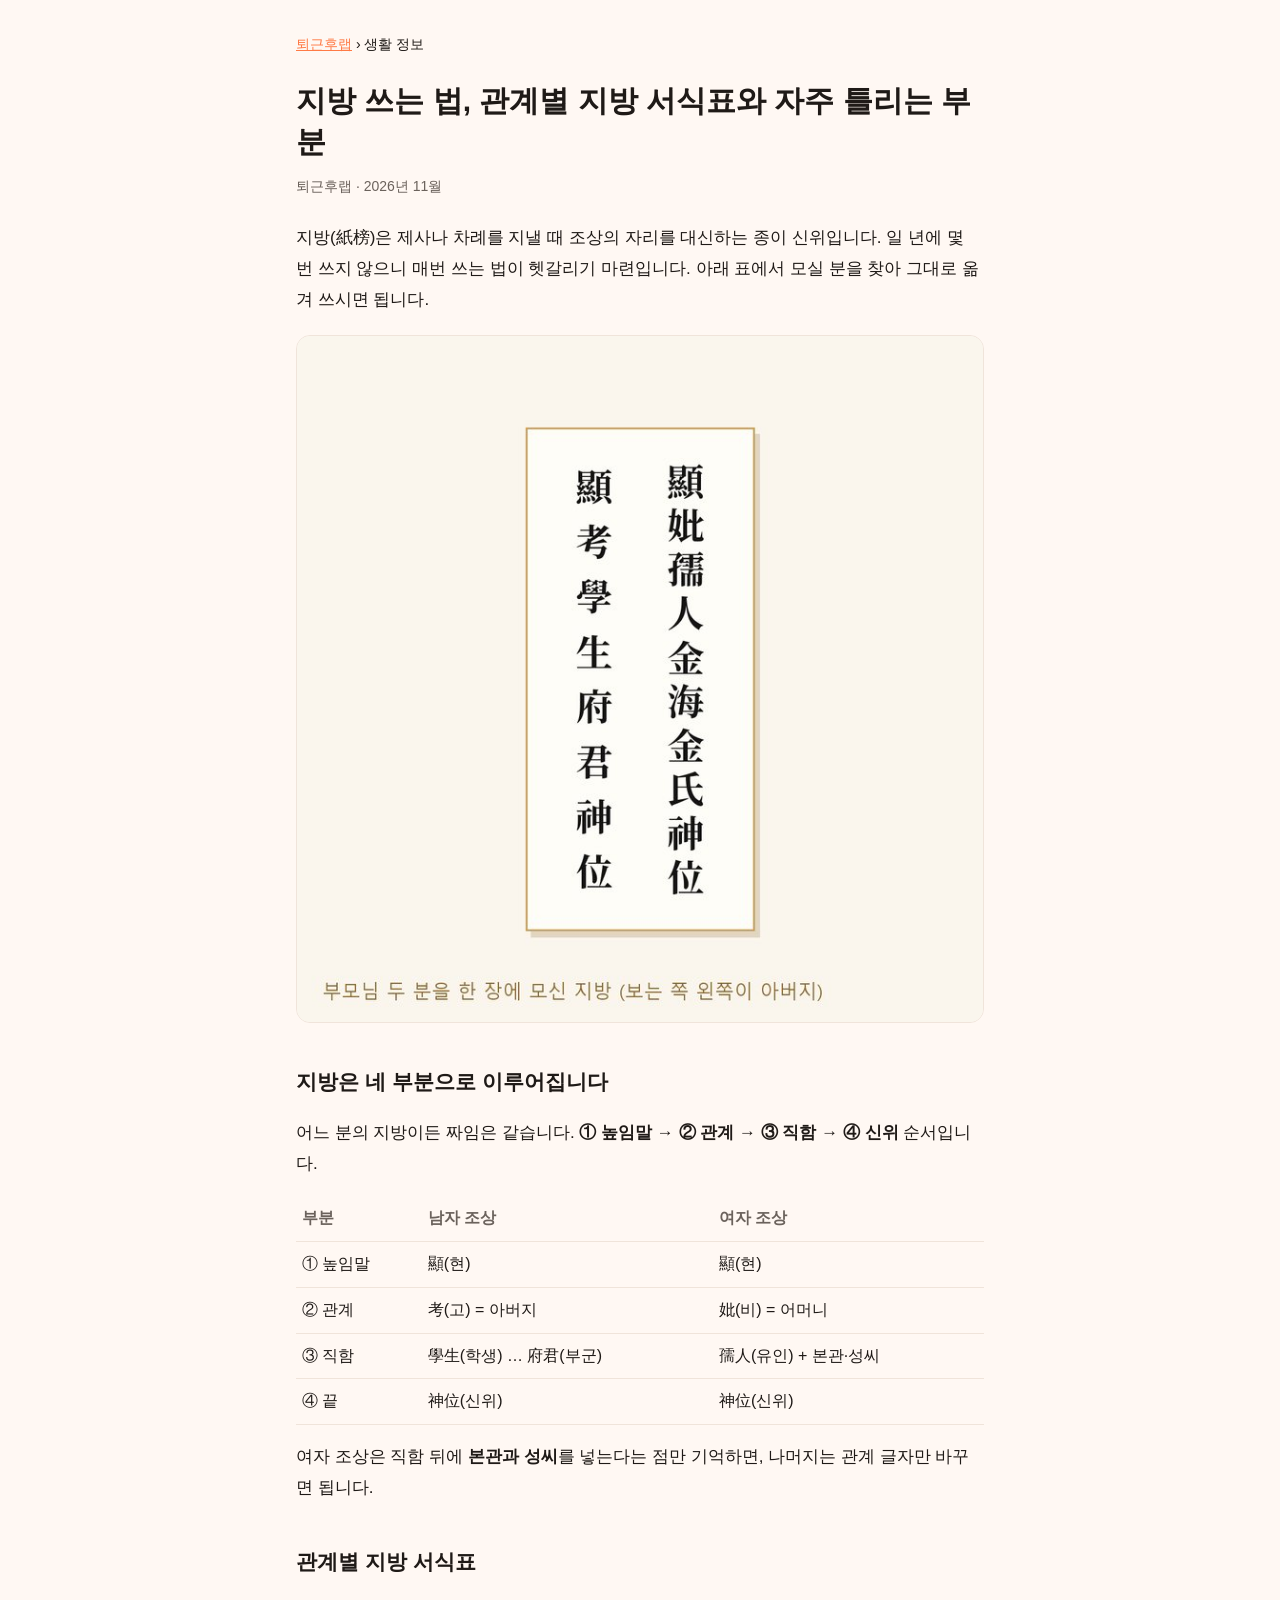
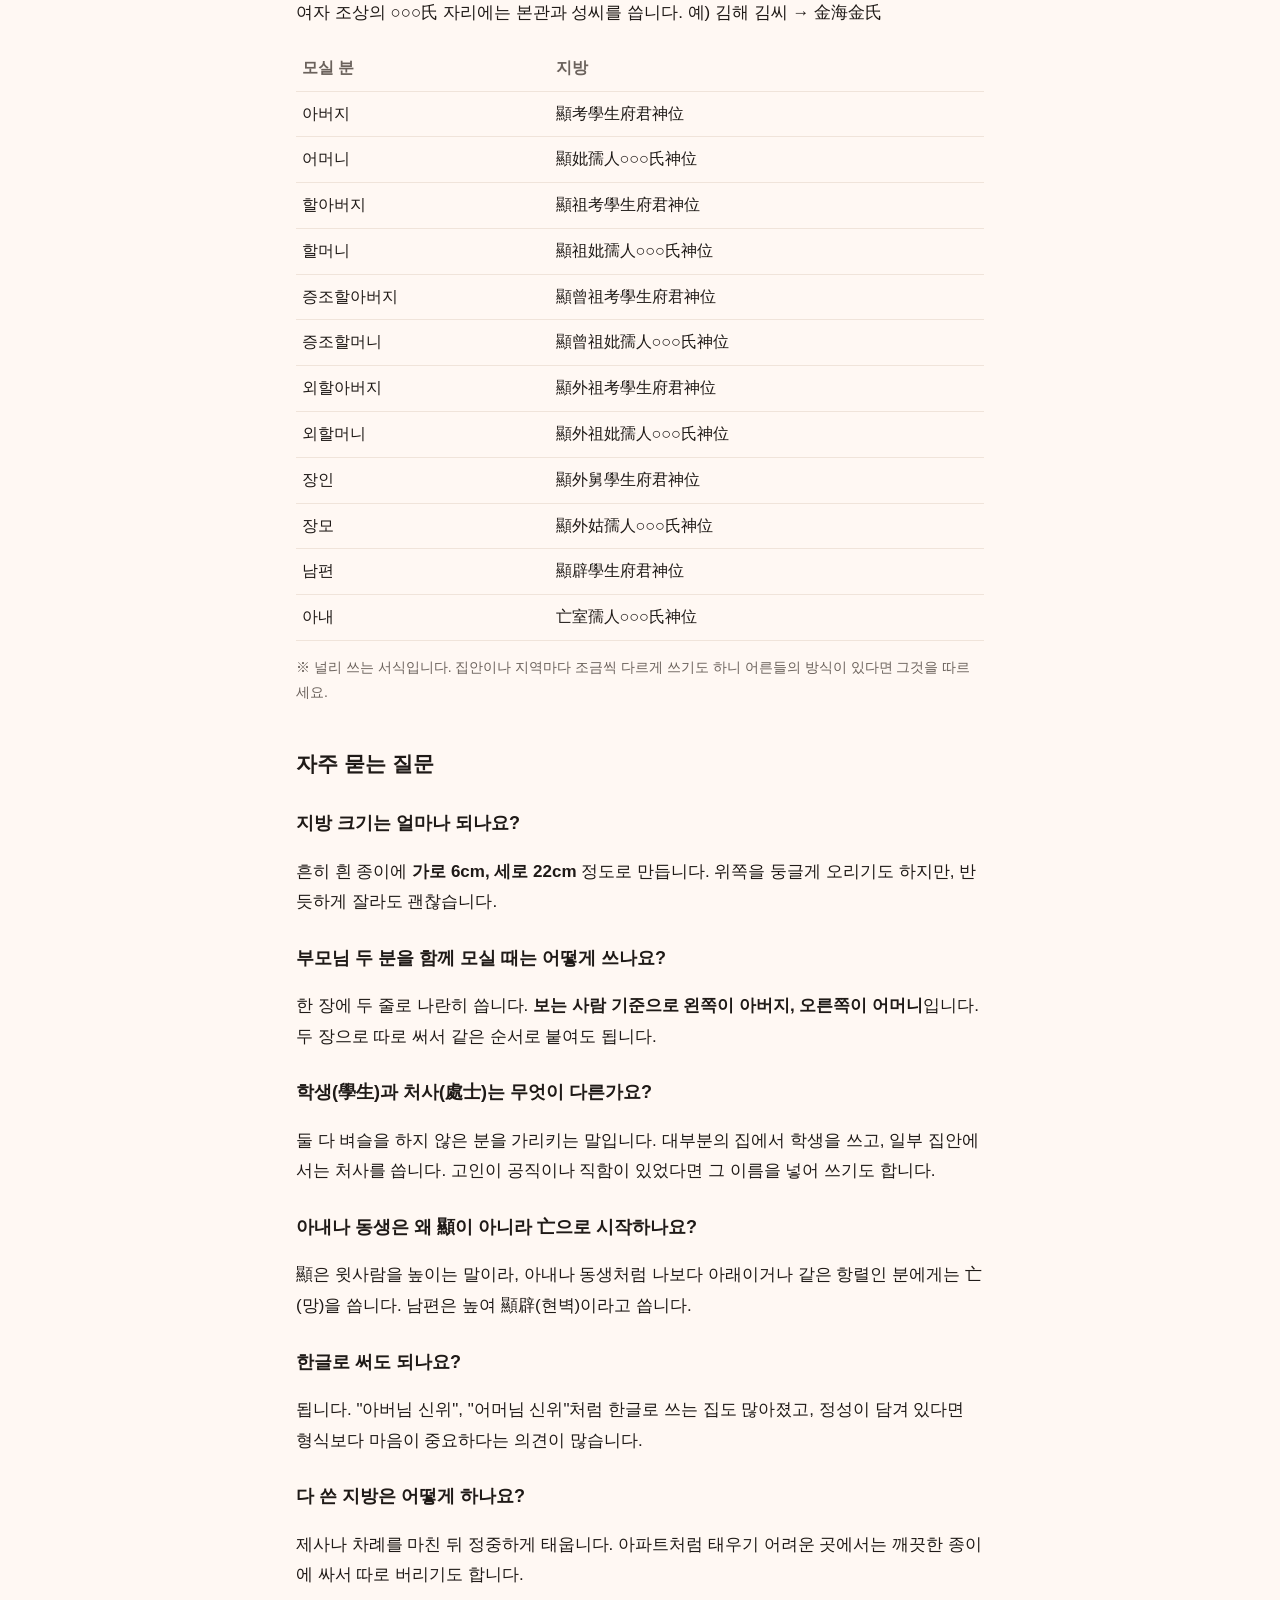
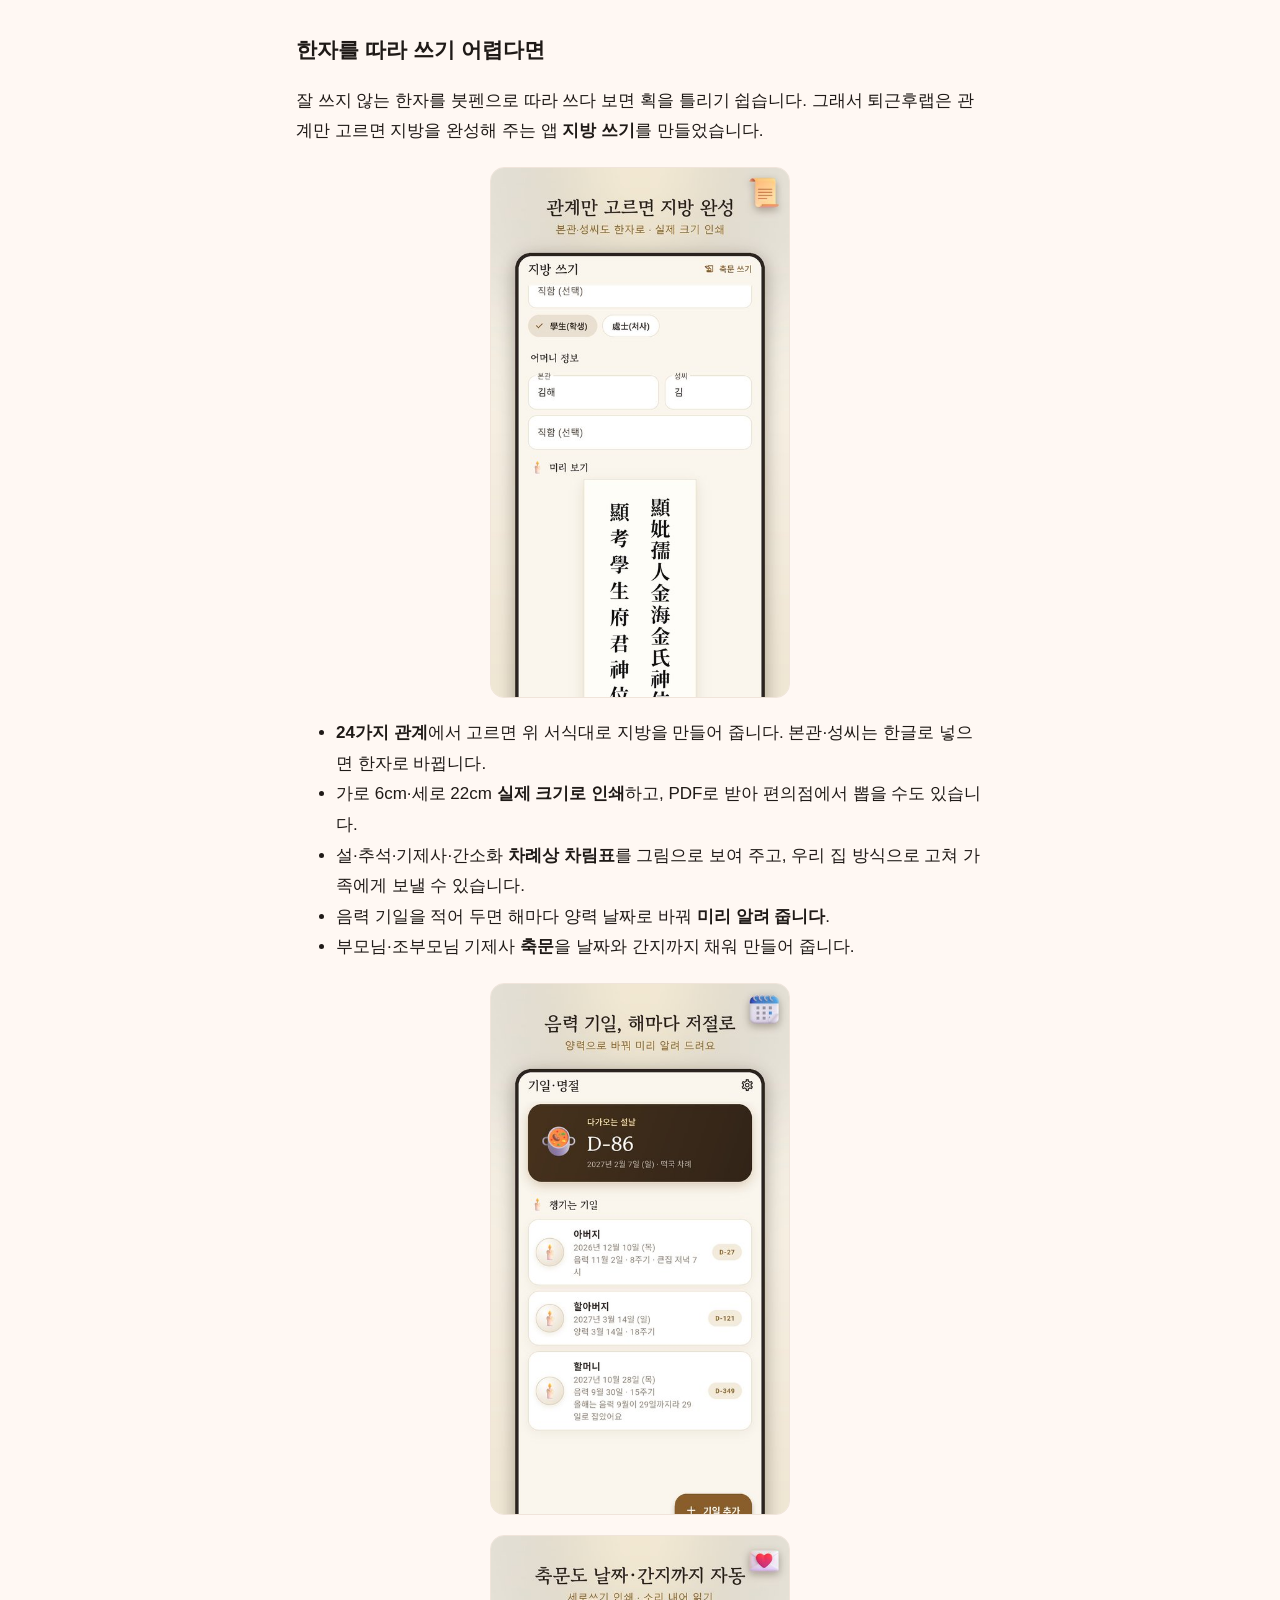
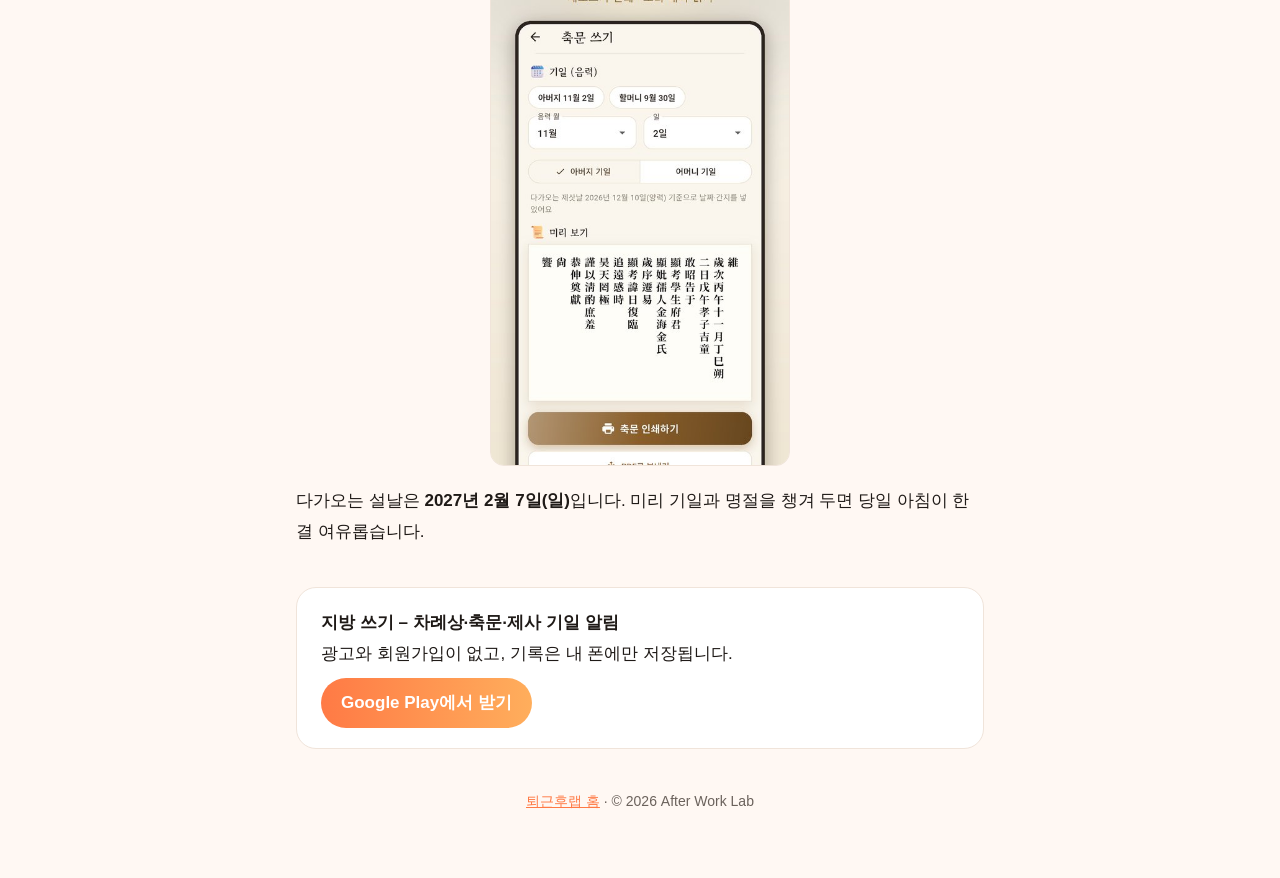
<file: posts/jibang-guide.html>
<!doctype html>
<html lang="ko">
<head>
<meta charset="utf-8">
<meta name="viewport" content="width=device-width, initial-scale=1">
<title>지방 쓰는 법, 관계별 지방 서식표와 자주 틀리는 부분 | 퇴근후랩</title>
<meta name="description" content="아버지·어머니부터 조부모님, 외조부모님, 장인·장모님, 남편·아내까지 관계별 지방 서식을 표로 정리했습니다. 지방 크기, 부부 배치, 학생과 처사의 차이, 다 쓴 지방 처리까지 알려 드립니다.">
<link rel="canonical" href="https://after-work-lab.github.io/posts/jibang-guide.html">
<meta property="og:title" content="지방 쓰는 법, 관계별 지방 서식표">
<meta property="og:description" content="관계별 지방 서식과 지방 크기·부부 배치·처리 방법">
<meta property="og:image" content="https://after-work-lab.github.io/posts/img/jibang-1.jpg">
<link rel="stylesheet" href="style.css">
</head>
<body>
<main>
<nav><a href="../index.html">퇴근후랩</a> › 생활 정보</nav>
<h1>지방 쓰는 법, 관계별 지방 서식표와 자주 틀리는 부분</h1>
<p class="meta">퇴근후랩 · 2026년 11월</p>

<p>지방(紙榜)은 제사나 차례를 지낼 때 조상의 자리를 대신하는 종이 신위입니다.
일 년에 몇 번 쓰지 않으니 매번 쓰는 법이 헷갈리기 마련입니다.
아래 표에서 모실 분을 찾아 그대로 옮겨 쓰시면 됩니다.</p>

<img src="img/jibang-1.jpg" alt="부모님 두 분을 한 장에 모신 한자 지방 예시" width="720" height="720" loading="lazy">

<h2>지방은 네 부분으로 이루어집니다</h2>
<p>어느 분의 지방이든 짜임은 같습니다. <strong>① 높임말 → ② 관계 → ③ 직함 → ④ 신위</strong> 순서입니다.</p>
<table>
<tr><th>부분</th><th>남자 조상</th><th>여자 조상</th></tr>
<tr><td>① 높임말</td><td>顯(현)</td><td>顯(현)</td></tr>
<tr><td>② 관계</td><td>考(고) = 아버지</td><td>妣(비) = 어머니</td></tr>
<tr><td>③ 직함</td><td>學生(학생) … 府君(부군)</td><td>孺人(유인) + 본관·성씨</td></tr>
<tr><td>④ 끝</td><td>神位(신위)</td><td>神位(신위)</td></tr>
</table>
<p>여자 조상은 직함 뒤에 <strong>본관과 성씨</strong>를 넣는다는 점만 기억하면, 나머지는 관계 글자만 바꾸면 됩니다.</p>

<h2>관계별 지방 서식표</h2>
<p>여자 조상의 ○○○氏 자리에는 본관과 성씨를 씁니다. 예) 김해 김씨 → 金海金氏</p>
<table>
<tr><th>모실 분</th><th>지방</th></tr>
<tr><td>아버지</td><td>顯考學生府君神位</td></tr>
<tr><td>어머니</td><td>顯妣孺人○○○氏神位</td></tr>
<tr><td>할아버지</td><td>顯祖考學生府君神位</td></tr>
<tr><td>할머니</td><td>顯祖妣孺人○○○氏神位</td></tr>
<tr><td>증조할아버지</td><td>顯曾祖考學生府君神位</td></tr>
<tr><td>증조할머니</td><td>顯曾祖妣孺人○○○氏神位</td></tr>
<tr><td>외할아버지</td><td>顯外祖考學生府君神位</td></tr>
<tr><td>외할머니</td><td>顯外祖妣孺人○○○氏神位</td></tr>
<tr><td>장인</td><td>顯外舅學生府君神位</td></tr>
<tr><td>장모</td><td>顯外姑孺人○○○氏神位</td></tr>
<tr><td>남편</td><td>顯辟學生府君神位</td></tr>
<tr><td>아내</td><td>亡室孺人○○○氏神位</td></tr>
</table>
<p class="note">※ 널리 쓰는 서식입니다. 집안이나 지역마다 조금씩 다르게 쓰기도 하니 어른들의 방식이 있다면 그것을 따르세요.</p>

<h2>자주 묻는 질문</h2>
<h3>지방 크기는 얼마나 되나요?</h3>
<p>흔히 흰 종이에 <strong>가로 6cm, 세로 22cm</strong> 정도로 만듭니다. 위쪽을 둥글게 오리기도 하지만, 반듯하게 잘라도 괜찮습니다.</p>

<h3>부모님 두 분을 함께 모실 때는 어떻게 쓰나요?</h3>
<p>한 장에 두 줄로 나란히 씁니다. <strong>보는 사람 기준으로 왼쪽이 아버지, 오른쪽이 어머니</strong>입니다.
두 장으로 따로 써서 같은 순서로 붙여도 됩니다.</p>

<h3>학생(學生)과 처사(處士)는 무엇이 다른가요?</h3>
<p>둘 다 벼슬을 하지 않은 분을 가리키는 말입니다. 대부분의 집에서 학생을 쓰고, 일부 집안에서는 처사를 씁니다.
고인이 공직이나 직함이 있었다면 그 이름을 넣어 쓰기도 합니다.</p>

<h3>아내나 동생은 왜 顯이 아니라 亡으로 시작하나요?</h3>
<p>顯은 윗사람을 높이는 말이라, 아내나 동생처럼 나보다 아래이거나 같은 항렬인 분에게는 亡(망)을 씁니다.
남편은 높여 顯辟(현벽)이라고 씁니다.</p>

<h3>한글로 써도 되나요?</h3>
<p>됩니다. "아버님 신위", "어머님 신위"처럼 한글로 쓰는 집도 많아졌고, 정성이 담겨 있다면 형식보다 마음이 중요하다는 의견이 많습니다.</p>

<h3>다 쓴 지방은 어떻게 하나요?</h3>
<p>제사나 차례를 마친 뒤 정중하게 태웁니다. 아파트처럼 태우기 어려운 곳에서는 깨끗한 종이에 싸서 따로 버리기도 합니다.</p>

<h2>한자를 따라 쓰기 어렵다면</h2>
<p>잘 쓰지 않는 한자를 붓펜으로 따라 쓰다 보면 획을 틀리기 쉽습니다.
그래서 퇴근후랩은 관계만 고르면 지방을 완성해 주는 앱 <strong>지방 쓰기</strong>를 만들었습니다.</p>

<img class="shot" src="img/jibang-s2.jpg" alt="관계를 고르면 지방이 완성되는 화면" width="480" height="853" loading="lazy">

<ul>
<li><strong>24가지 관계</strong>에서 고르면 위 서식대로 지방을 만들어 줍니다. 본관·성씨는 한글로 넣으면 한자로 바뀝니다.</li>
<li>가로 6cm·세로 22cm <strong>실제 크기로 인쇄</strong>하고, PDF로 받아 편의점에서 뽑을 수도 있습니다.</li>
<li>설·추석·기제사·간소화 <strong>차례상 차림표</strong>를 그림으로 보여 주고, 우리 집 방식으로 고쳐 가족에게 보낼 수 있습니다.</li>
<li>음력 기일을 적어 두면 해마다 양력 날짜로 바꿔 <strong>미리 알려 줍니다</strong>.</li>
<li>부모님·조부모님 기제사 <strong>축문</strong>을 날짜와 간지까지 채워 만들어 줍니다.</li>
</ul>

<img class="shot" src="img/jibang-s4.jpg" alt="차례상 차림표 화면" width="480" height="853" loading="lazy">
<img class="shot" src="img/jibang-s5.jpg" alt="음력 기일 알림 화면" width="480" height="853" loading="lazy">

<p>다가오는 설날은 <strong>2027년 2월 7일(일)</strong>입니다. 미리 기일과 명절을 챙겨 두면 당일 아침이 한결 여유롭습니다.</p>

<div class="cta">
<strong>지방 쓰기 – 차례상·축문·제사 기일 알림</strong><br>
광고와 회원가입이 없고, 기록은 내 폰에만 저장됩니다.<br>
<a class="btn" href="https://play.google.com/store/apps/details?id=com.afterworklab.jesa">Google Play에서 받기</a>
</div>

<footer><a href="../index.html">퇴근후랩 홈</a> · © 2026 After Work Lab</footer>
</main>
</body>
</html>
</file>
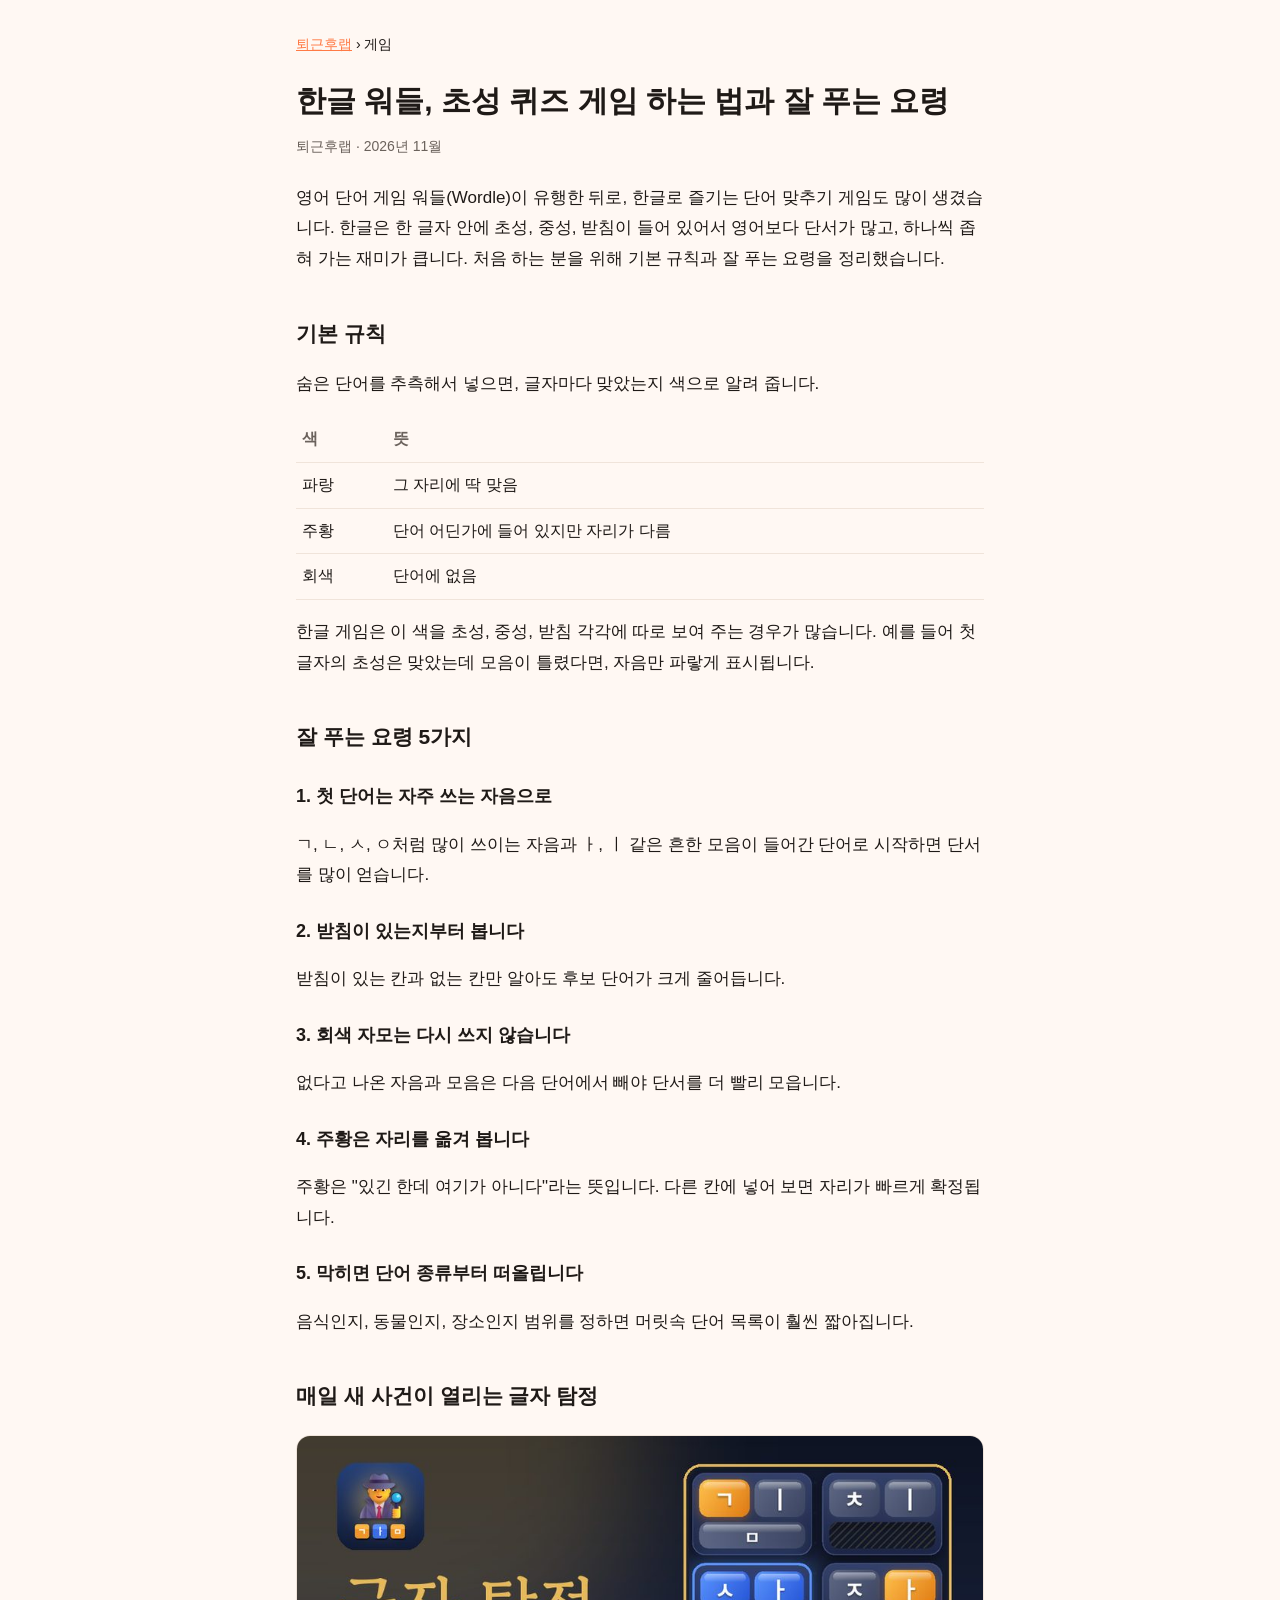
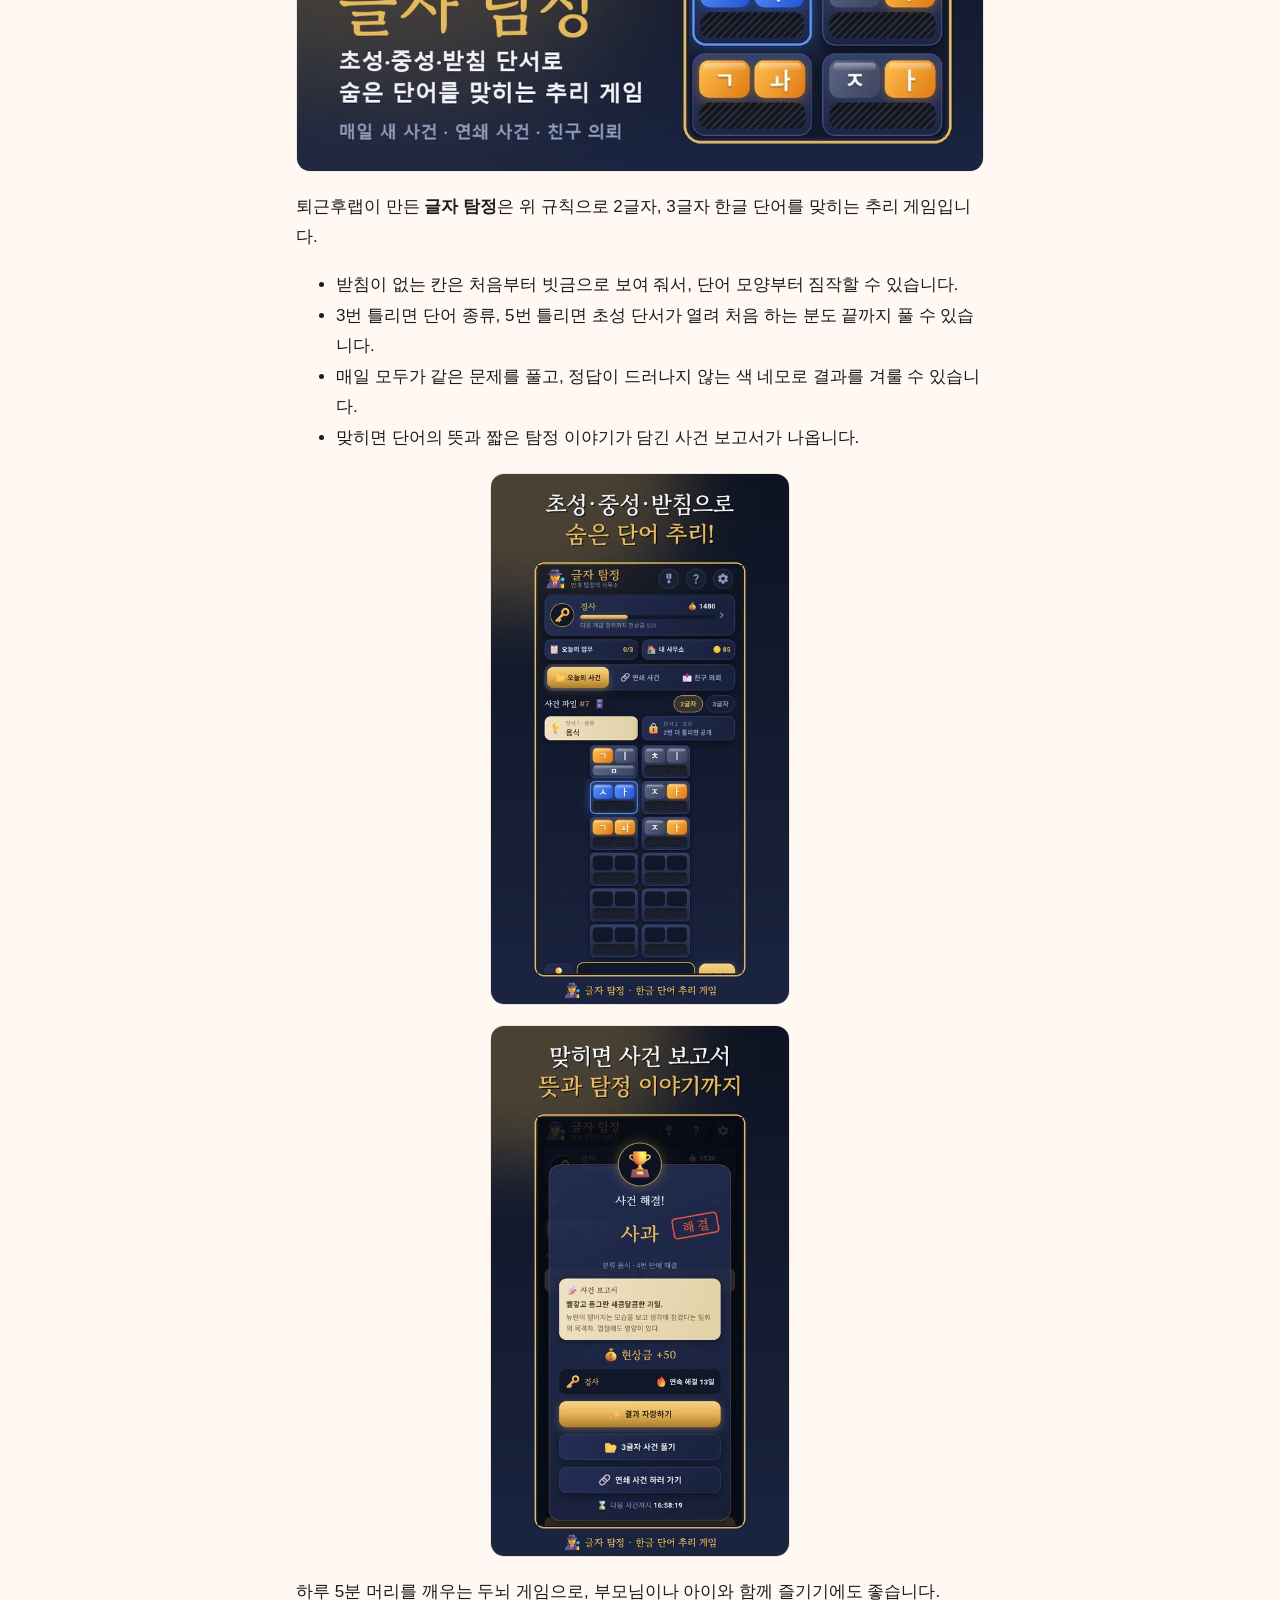
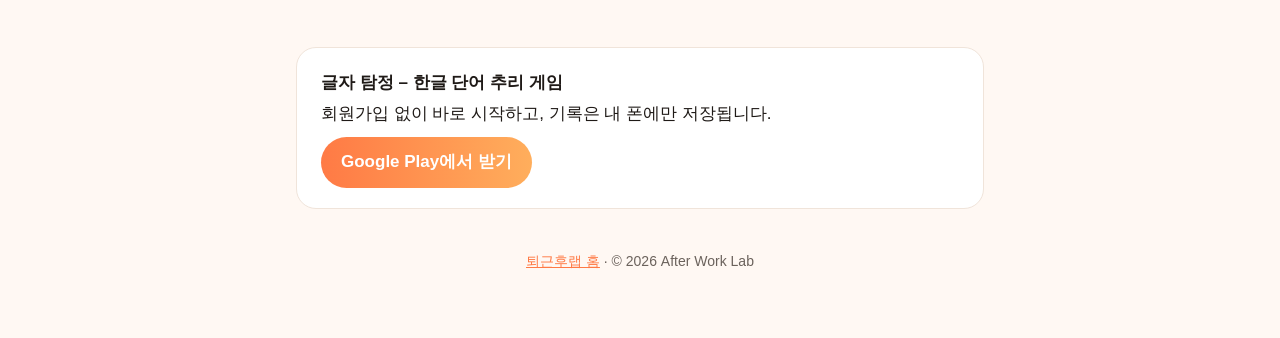
<file: posts/korean-word-game.html>
<!doctype html>
<html lang="ko">
<head>
<meta charset="utf-8">
<meta name="viewport" content="width=device-width, initial-scale=1">
<title>한글 워들, 초성 퀴즈 게임 하는 법과 잘 푸는 요령 | 퇴근후랩</title>
<meta name="description" content="한글 단어 맞추기 게임에서 초성·중성·받침 단서를 읽는 법과 첫 단어 고르는 요령을 정리했습니다. 매일 새 문제가 나오는 한글 단어 추리 게임 글자 탐정도 소개합니다.">
<link rel="canonical" href="https://after-work-lab.github.io/posts/korean-word-game.html">
<meta property="og:title" content="한글 워들, 초성 퀴즈 게임 하는 법과 잘 푸는 요령">
<meta property="og:description" content="한글 단어 맞추기 게임 잘 푸는 요령과 글자 탐정 소개">
<meta property="og:image" content="https://after-work-lab.github.io/posts/img/word-1.jpg">
<link rel="stylesheet" href="style.css">
</head>
<body>
<main>
<nav><a href="../index.html">퇴근후랩</a> › 게임</nav>
<h1>한글 워들, 초성 퀴즈 게임 하는 법과 잘 푸는 요령</h1>
<p class="meta">퇴근후랩 · 2026년 11월</p>

<p>영어 단어 게임 워들(Wordle)이 유행한 뒤로, 한글로 즐기는 단어 맞추기 게임도 많이 생겼습니다.
한글은 한 글자 안에 초성, 중성, 받침이 들어 있어서 영어보다 단서가 많고, 하나씩 좁혀 가는 재미가 큽니다.
처음 하는 분을 위해 기본 규칙과 잘 푸는 요령을 정리했습니다.</p>

<h2>기본 규칙</h2>
<p>숨은 단어를 추측해서 넣으면, 글자마다 맞았는지 색으로 알려 줍니다.</p>
<table>
<tr><th>색</th><th>뜻</th></tr>
<tr><td>파랑</td><td>그 자리에 딱 맞음</td></tr>
<tr><td>주황</td><td>단어 어딘가에 들어 있지만 자리가 다름</td></tr>
<tr><td>회색</td><td>단어에 없음</td></tr>
</table>
<p>한글 게임은 이 색을 초성, 중성, 받침 각각에 따로 보여 주는 경우가 많습니다.
예를 들어 첫 글자의 초성은 맞았는데 모음이 틀렸다면, 자음만 파랗게 표시됩니다.</p>

<h2>잘 푸는 요령 5가지</h2>
<h3>1. 첫 단어는 자주 쓰는 자음으로</h3>
<p>ㄱ, ㄴ, ㅅ, ㅇ처럼 많이 쓰이는 자음과 ㅏ, ㅣ 같은 흔한 모음이 들어간 단어로 시작하면 단서를 많이 얻습니다.</p>
<h3>2. 받침이 있는지부터 봅니다</h3>
<p>받침이 있는 칸과 없는 칸만 알아도 후보 단어가 크게 줄어듭니다.</p>
<h3>3. 회색 자모는 다시 쓰지 않습니다</h3>
<p>없다고 나온 자음과 모음은 다음 단어에서 빼야 단서를 더 빨리 모읍니다.</p>
<h3>4. 주황은 자리를 옮겨 봅니다</h3>
<p>주황은 "있긴 한데 여기가 아니다"라는 뜻입니다. 다른 칸에 넣어 보면 자리가 빠르게 확정됩니다.</p>
<h3>5. 막히면 단어 종류부터 떠올립니다</h3>
<p>음식인지, 동물인지, 장소인지 범위를 정하면 머릿속 단어 목록이 훨씬 짧아집니다.</p>

<h2>매일 새 사건이 열리는 글자 탐정</h2>
<img src="img/word-1.jpg" alt="글자 탐정 게임 소개 그림" width="900" height="439" loading="lazy">
<p>퇴근후랩이 만든 <strong>글자 탐정</strong>은 위 규칙으로 2글자, 3글자 한글 단어를 맞히는 추리 게임입니다.</p>
<ul>
<li>받침이 없는 칸은 처음부터 빗금으로 보여 줘서, 단어 모양부터 짐작할 수 있습니다.</li>
<li>3번 틀리면 단어 종류, 5번 틀리면 초성 단서가 열려 처음 하는 분도 끝까지 풀 수 있습니다.</li>
<li>매일 모두가 같은 문제를 풀고, 정답이 드러나지 않는 색 네모로 결과를 겨룰 수 있습니다.</li>
<li>맞히면 단어의 뜻과 짧은 탐정 이야기가 담긴 사건 보고서가 나옵니다.</li>
</ul>
<img class="shot" src="img/word-2.jpg" alt="초성·중성·받침 단서로 단어를 맞히는 게임 화면" width="480" height="853" loading="lazy">
<img class="shot" src="img/word-3.jpg" alt="정답을 맞히면 나오는 사건 보고서 화면" width="480" height="853" loading="lazy">
<p>하루 5분 머리를 깨우는 두뇌 게임으로, 부모님이나 아이와 함께 즐기기에도 좋습니다.</p>

<div class="cta">
<strong>글자 탐정 – 한글 단어 추리 게임</strong><br>
회원가입 없이 바로 시작하고, 기록은 내 폰에만 저장됩니다.<br>
<a class="btn" href="https://play.google.com/store/apps/details?id=com.afterworklab.geuljatamjeong">Google Play에서 받기</a>
</div>

<footer><a href="../index.html">퇴근후랩 홈</a> · © 2026 After Work Lab</footer>
</main>
</body>
</html>
</file>
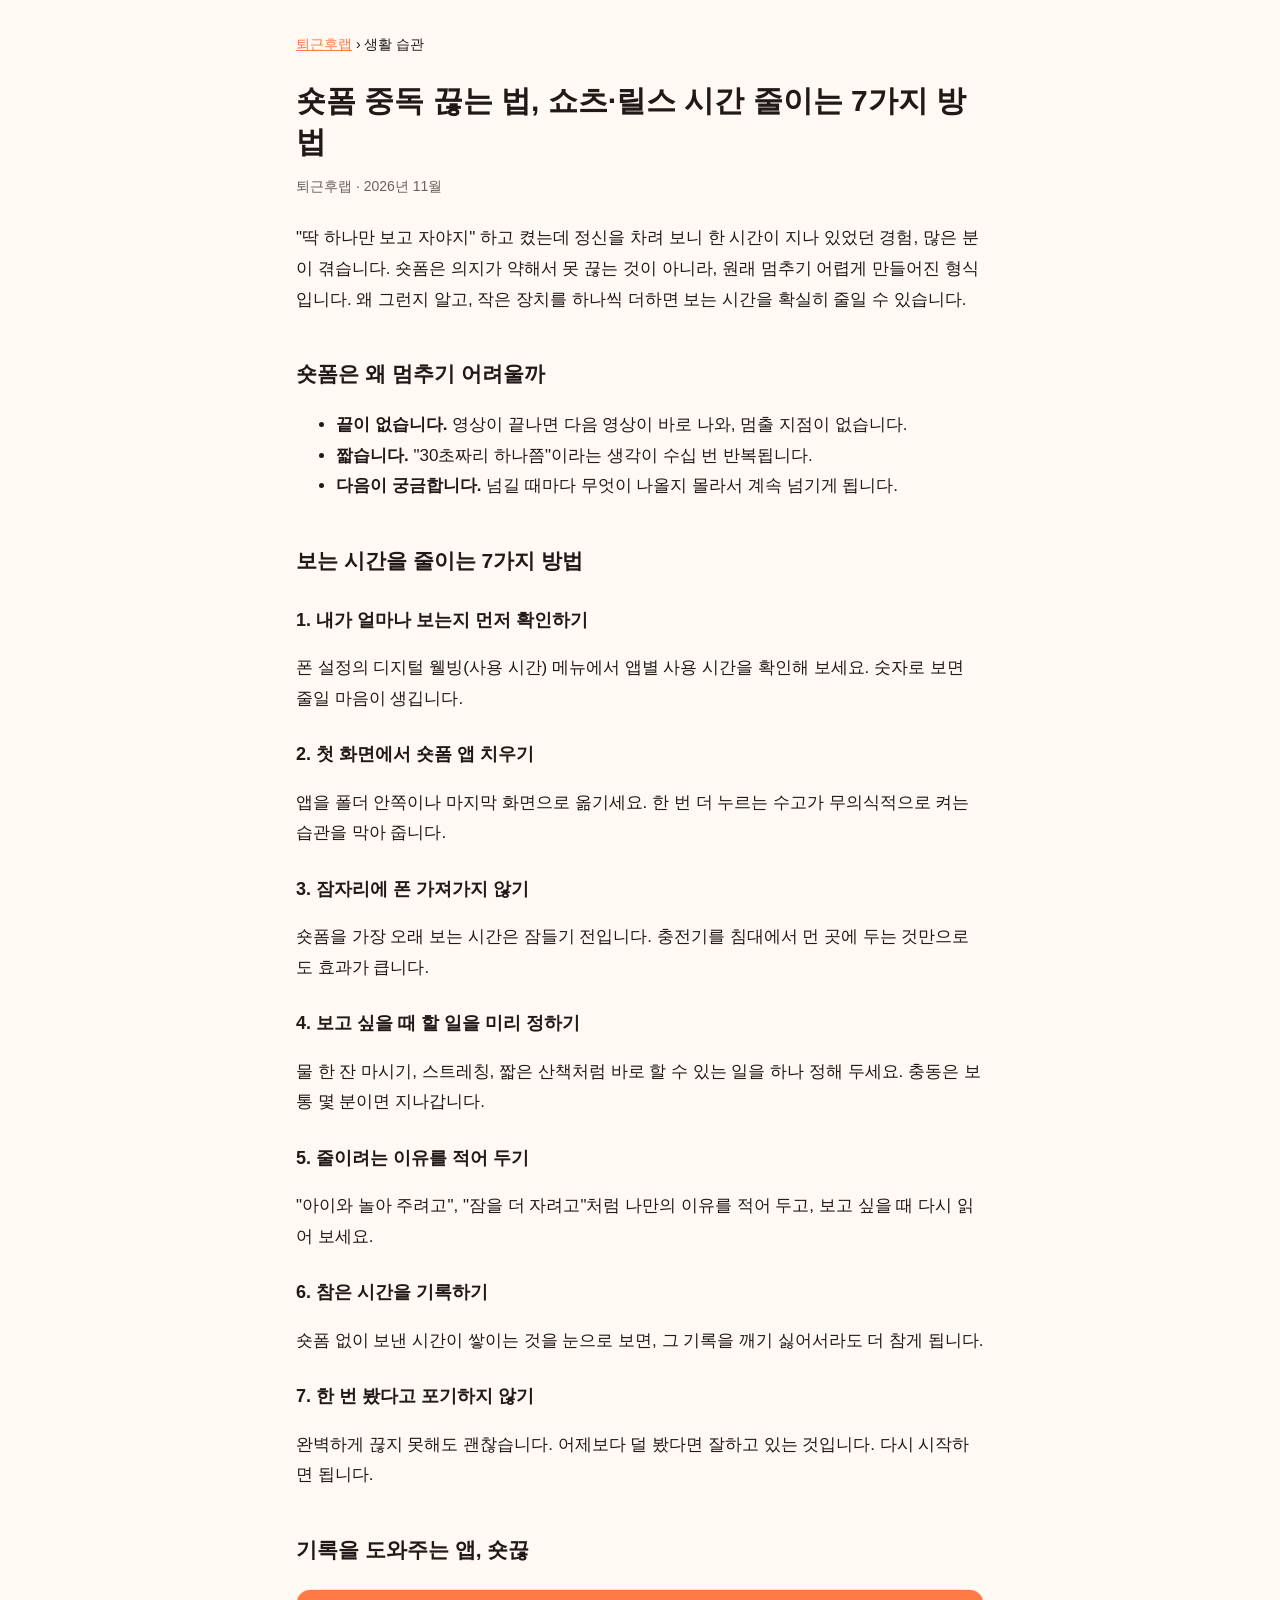
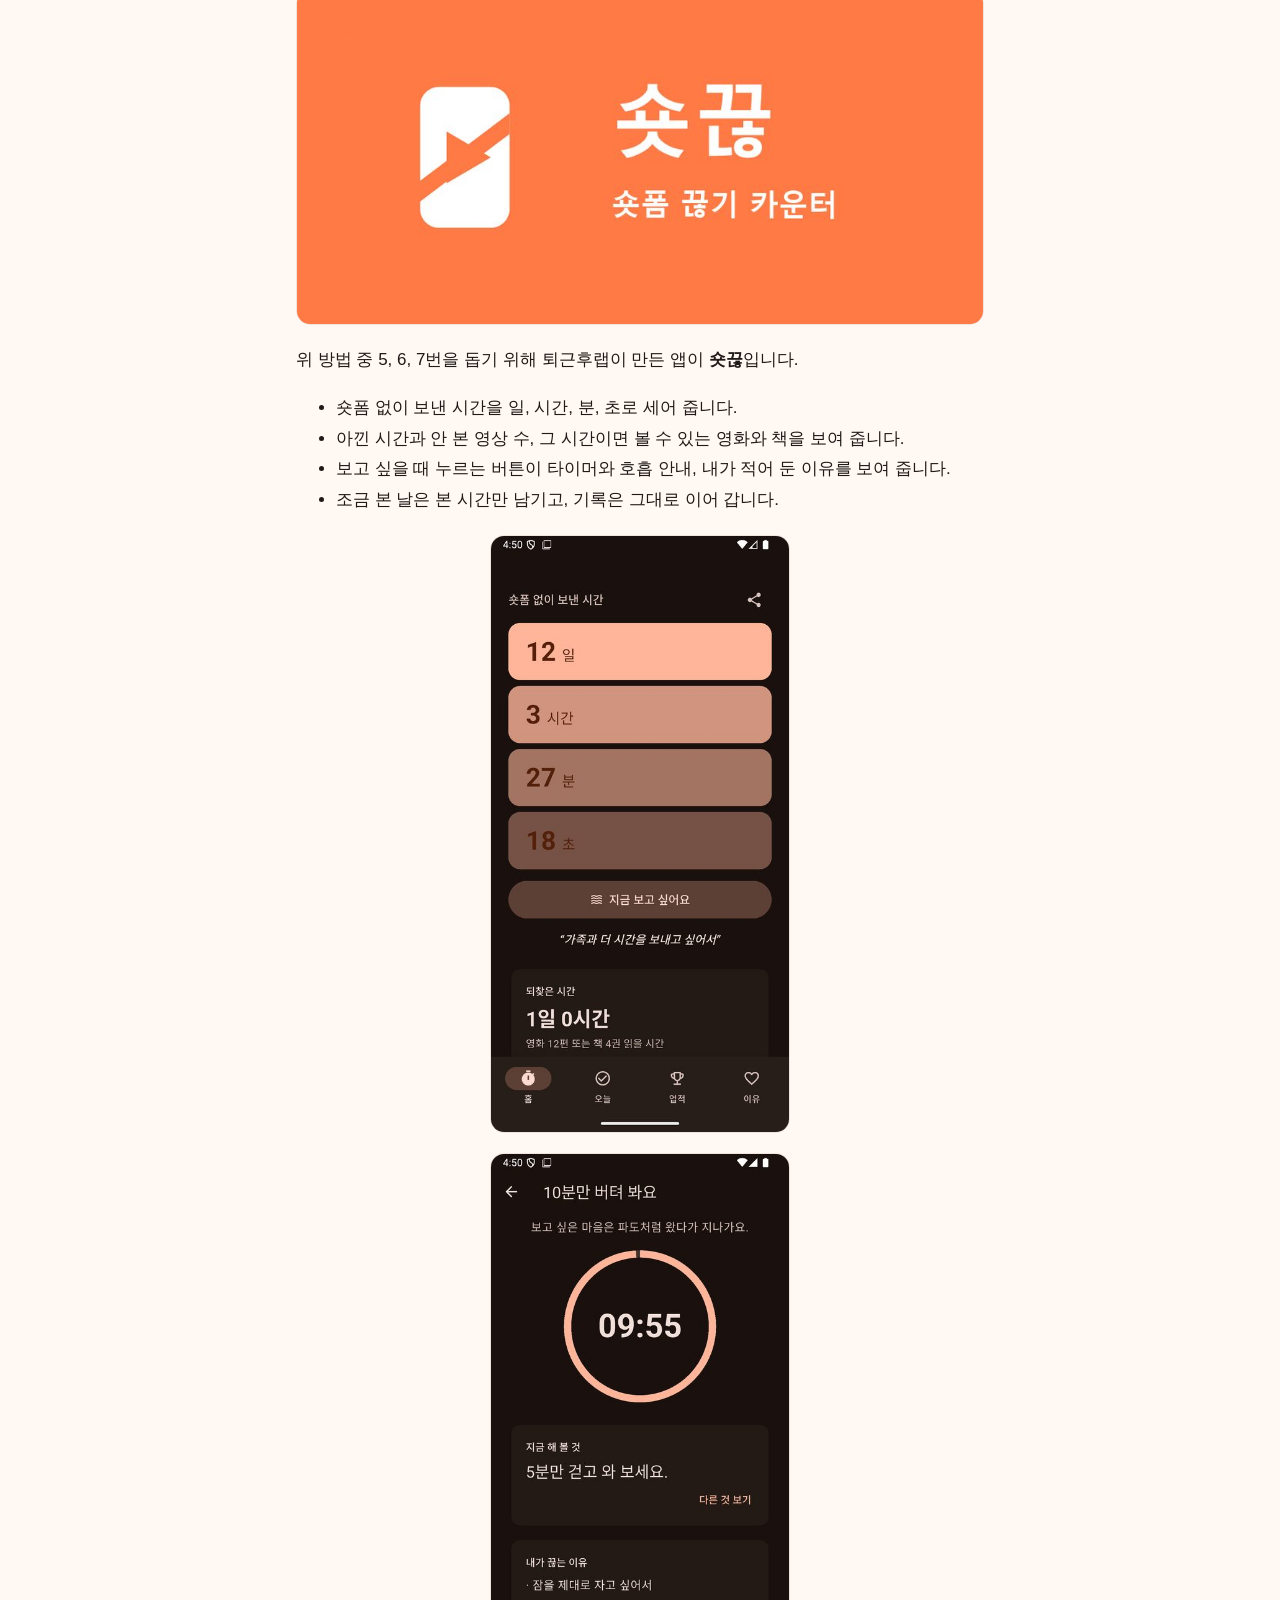
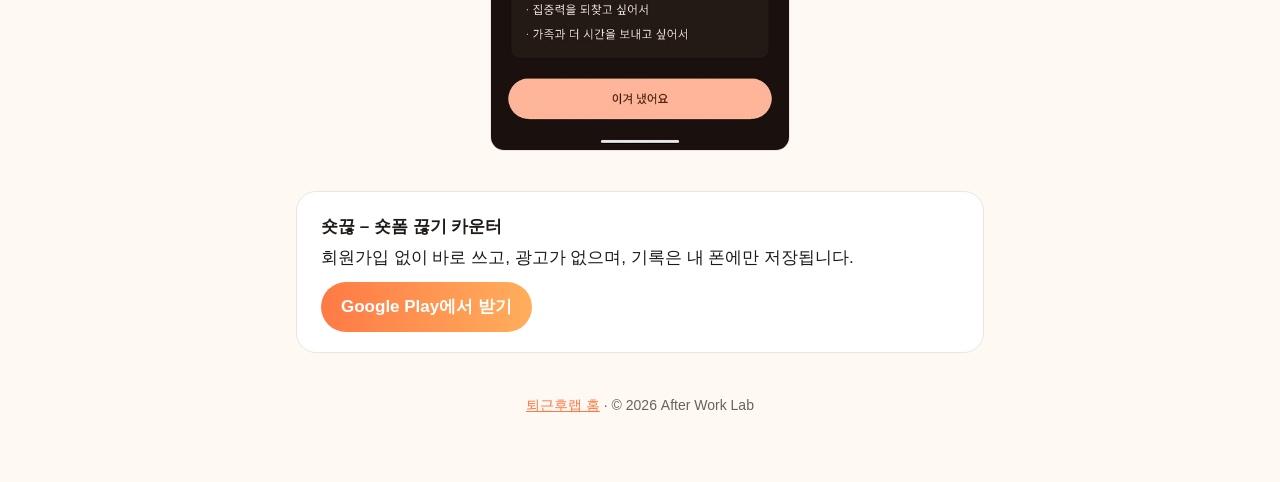
<file: posts/quit-shortform.html>
<!doctype html>
<html lang="ko">
<head>
<meta charset="utf-8">
<meta name="viewport" content="width=device-width, initial-scale=1">
<title>숏폼 중독 끊는 법, 쇼츠·릴스 시간 줄이는 7가지 방법 | 퇴근후랩</title>
<meta name="description" content="5분만 보려다 한 시간이 지나는 숏폼, 왜 멈추기 어려운지와 쇼츠·릴스 보는 시간을 줄이는 현실적인 방법 7가지를 정리했습니다.">
<link rel="canonical" href="https://after-work-lab.github.io/posts/quit-shortform.html">
<meta property="og:title" content="숏폼 중독 끊는 법, 쇼츠·릴스 시간 줄이는 7가지 방법">
<meta property="og:description" content="숏폼이 멈추기 어려운 이유와 시간을 줄이는 현실적인 방법">
<meta property="og:image" content="https://after-work-lab.github.io/posts/img/quit-1.jpg">
<link rel="stylesheet" href="style.css">
</head>
<body>
<main>
<nav><a href="../index.html">퇴근후랩</a> › 생활 습관</nav>
<h1>숏폼 중독 끊는 법, 쇼츠·릴스 시간 줄이는 7가지 방법</h1>
<p class="meta">퇴근후랩 · 2026년 11월</p>

<p>"딱 하나만 보고 자야지" 하고 켰는데 정신을 차려 보니 한 시간이 지나 있었던 경험, 많은 분이 겪습니다.
숏폼은 의지가 약해서 못 끊는 것이 아니라, 원래 멈추기 어렵게 만들어진 형식입니다.
왜 그런지 알고, 작은 장치를 하나씩 더하면 보는 시간을 확실히 줄일 수 있습니다.</p>

<h2>숏폼은 왜 멈추기 어려울까</h2>
<ul>
<li><strong>끝이 없습니다.</strong> 영상이 끝나면 다음 영상이 바로 나와, 멈출 지점이 없습니다.</li>
<li><strong>짧습니다.</strong> "30초짜리 하나쯤"이라는 생각이 수십 번 반복됩니다.</li>
<li><strong>다음이 궁금합니다.</strong> 넘길 때마다 무엇이 나올지 몰라서 계속 넘기게 됩니다.</li>
</ul>

<h2>보는 시간을 줄이는 7가지 방법</h2>
<h3>1. 내가 얼마나 보는지 먼저 확인하기</h3>
<p>폰 설정의 디지털 웰빙(사용 시간) 메뉴에서 앱별 사용 시간을 확인해 보세요. 숫자로 보면 줄일 마음이 생깁니다.</p>
<h3>2. 첫 화면에서 숏폼 앱 치우기</h3>
<p>앱을 폴더 안쪽이나 마지막 화면으로 옮기세요. 한 번 더 누르는 수고가 무의식적으로 켜는 습관을 막아 줍니다.</p>
<h3>3. 잠자리에 폰 가져가지 않기</h3>
<p>숏폼을 가장 오래 보는 시간은 잠들기 전입니다. 충전기를 침대에서 먼 곳에 두는 것만으로도 효과가 큽니다.</p>
<h3>4. 보고 싶을 때 할 일을 미리 정하기</h3>
<p>물 한 잔 마시기, 스트레칭, 짧은 산책처럼 바로 할 수 있는 일을 하나 정해 두세요. 충동은 보통 몇 분이면 지나갑니다.</p>
<h3>5. 줄이려는 이유를 적어 두기</h3>
<p>"아이와 놀아 주려고", "잠을 더 자려고"처럼 나만의 이유를 적어 두고, 보고 싶을 때 다시 읽어 보세요.</p>
<h3>6. 참은 시간을 기록하기</h3>
<p>숏폼 없이 보낸 시간이 쌓이는 것을 눈으로 보면, 그 기록을 깨기 싫어서라도 더 참게 됩니다.</p>
<h3>7. 한 번 봤다고 포기하지 않기</h3>
<p>완벽하게 끊지 못해도 괜찮습니다. 어제보다 덜 봤다면 잘하고 있는 것입니다. 다시 시작하면 됩니다.</p>

<h2>기록을 도와주는 앱, 숏끊</h2>
<img src="img/quit-1.jpg" alt="숏끊 숏폼 끊기 카운터 앱 소개 그림" width="900" height="439" loading="lazy">
<p>위 방법 중 5, 6, 7번을 돕기 위해 퇴근후랩이 만든 앱이 <strong>숏끊</strong>입니다.</p>
<ul>
<li>숏폼 없이 보낸 시간을 일, 시간, 분, 초로 세어 줍니다.</li>
<li>아낀 시간과 안 본 영상 수, 그 시간이면 볼 수 있는 영화와 책을 보여 줍니다.</li>
<li>보고 싶을 때 누르는 버튼이 타이머와 호흡 안내, 내가 적어 둔 이유를 보여 줍니다.</li>
<li>조금 본 날은 본 시간만 남기고, 기록은 그대로 이어 갑니다.</li>
</ul>
<img class="shot" src="img/quit-2.jpg" alt="숏폼 없이 보낸 시간을 세는 카운터 화면" width="480" height="960" loading="lazy">
<img class="shot" src="img/quit-4.jpg" alt="숏폼을 보고 싶을 때 누르는 버튼 화면" width="480" height="960" loading="lazy">

<div class="cta">
<strong>숏끊 – 숏폼 끊기 카운터</strong><br>
회원가입 없이 바로 쓰고, 광고가 없으며, 기록은 내 폰에만 저장됩니다.<br>
<a class="btn" href="https://play.google.com/store/apps/details?id=com.shotkkeun.app">Google Play에서 받기</a>
</div>

<footer><a href="../index.html">퇴근후랩 홈</a> · © 2026 After Work Lab</footer>
</main>
</body>
</html>
</file>
<file: posts/style.css>
:root {
  --bg: #fff8f3; --card: #ffffff; --text: #1f1a17; --muted: #6b625c;
  --accent: #ff7a45; --accent2: #ffae5c; --line: #f0e4da;
}
@media (prefers-color-scheme: dark) {
  :root { --bg: #17130f; --card: #221c17; --text: #f5ede6; --muted: #b3a79d; --line: #3a3029; }
}
* { box-sizing: border-box; }
body {
  margin: 0; background: var(--bg); color: var(--text);
  font-family: -apple-system, "Apple SD Gothic Neo", "Malgun Gothic", "Noto Sans KR", sans-serif;
  line-height: 1.8; font-size: 17px;
}
main { max-width: 720px; margin: 0 auto; padding: 32px 16px 64px; }
nav { font-size: 14px; margin-bottom: 24px; }
a { color: var(--accent); }
h1 { font-size: 30px; line-height: 1.35; margin: 8px 0 12px; }
h2 { font-size: 21px; margin: 40px 0 8px; }
h3 { font-size: 18px; margin: 24px 0 4px; }
.meta { color: var(--muted); font-size: 14px; margin: 0 0 24px; }
img { display: block; max-width: 100%; height: auto; margin: 20px auto; border-radius: 14px; border: 1px solid var(--line); }
img.shot { width: 300px; }
table { width: 100%; border-collapse: collapse; margin: 12px 0; font-size: 16px; }
th, td { border-bottom: 1px solid var(--line); padding: 8px 6px; text-align: left; vertical-align: top; }
th { color: var(--muted); font-weight: 600; }
.note { color: var(--muted); font-size: 14px; }
.cta {
  background: var(--card); border: 1px solid var(--line); border-radius: 20px;
  padding: 20px 24px; margin-top: 40px;
}
.btn {
  display: inline-block; margin-top: 8px; padding: 10px 20px; border-radius: 999px;
  background: linear-gradient(90deg, var(--accent), var(--accent2)); color: #fff;
  font-weight: 700; text-decoration: none;
}
footer { color: var(--muted); font-size: 14px; text-align: center; margin-top: 40px; }
@media (max-width: 480px) { h1 { font-size: 25px; } body { font-size: 16px; } }
</file>
